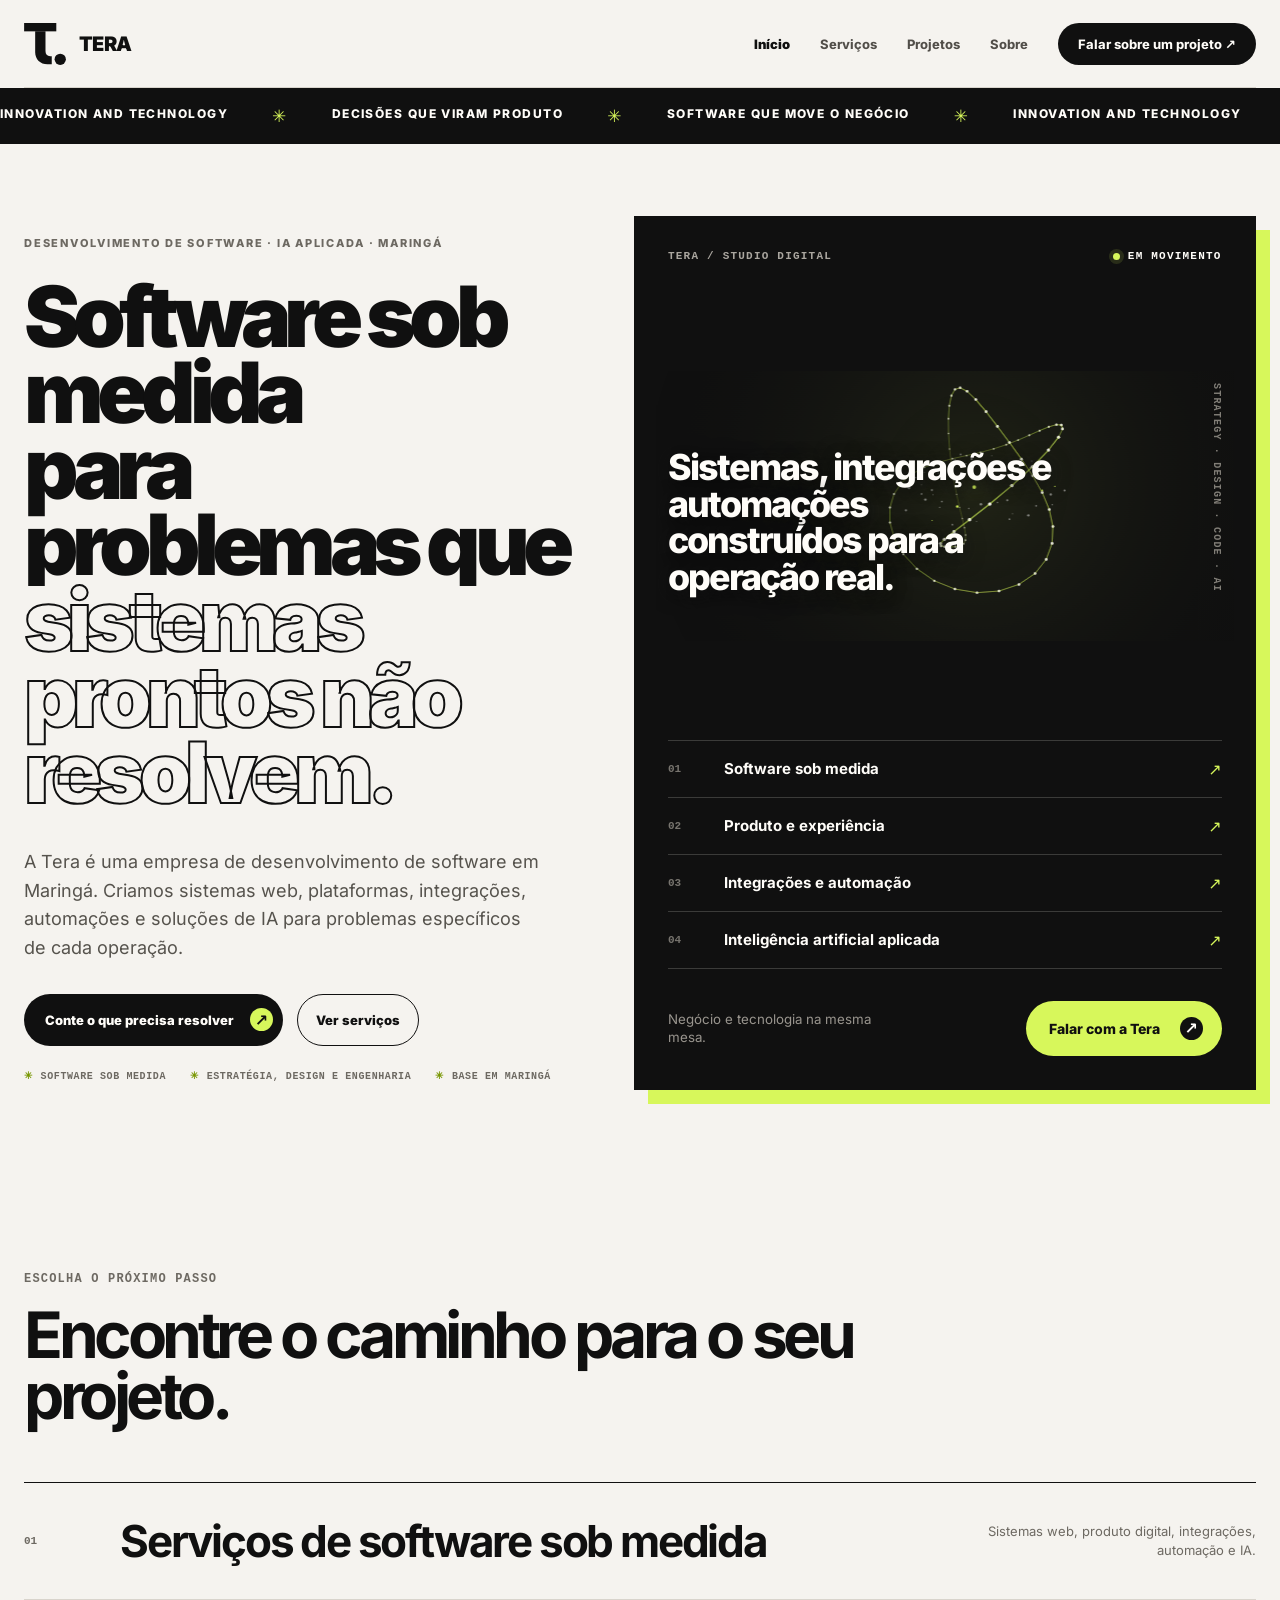
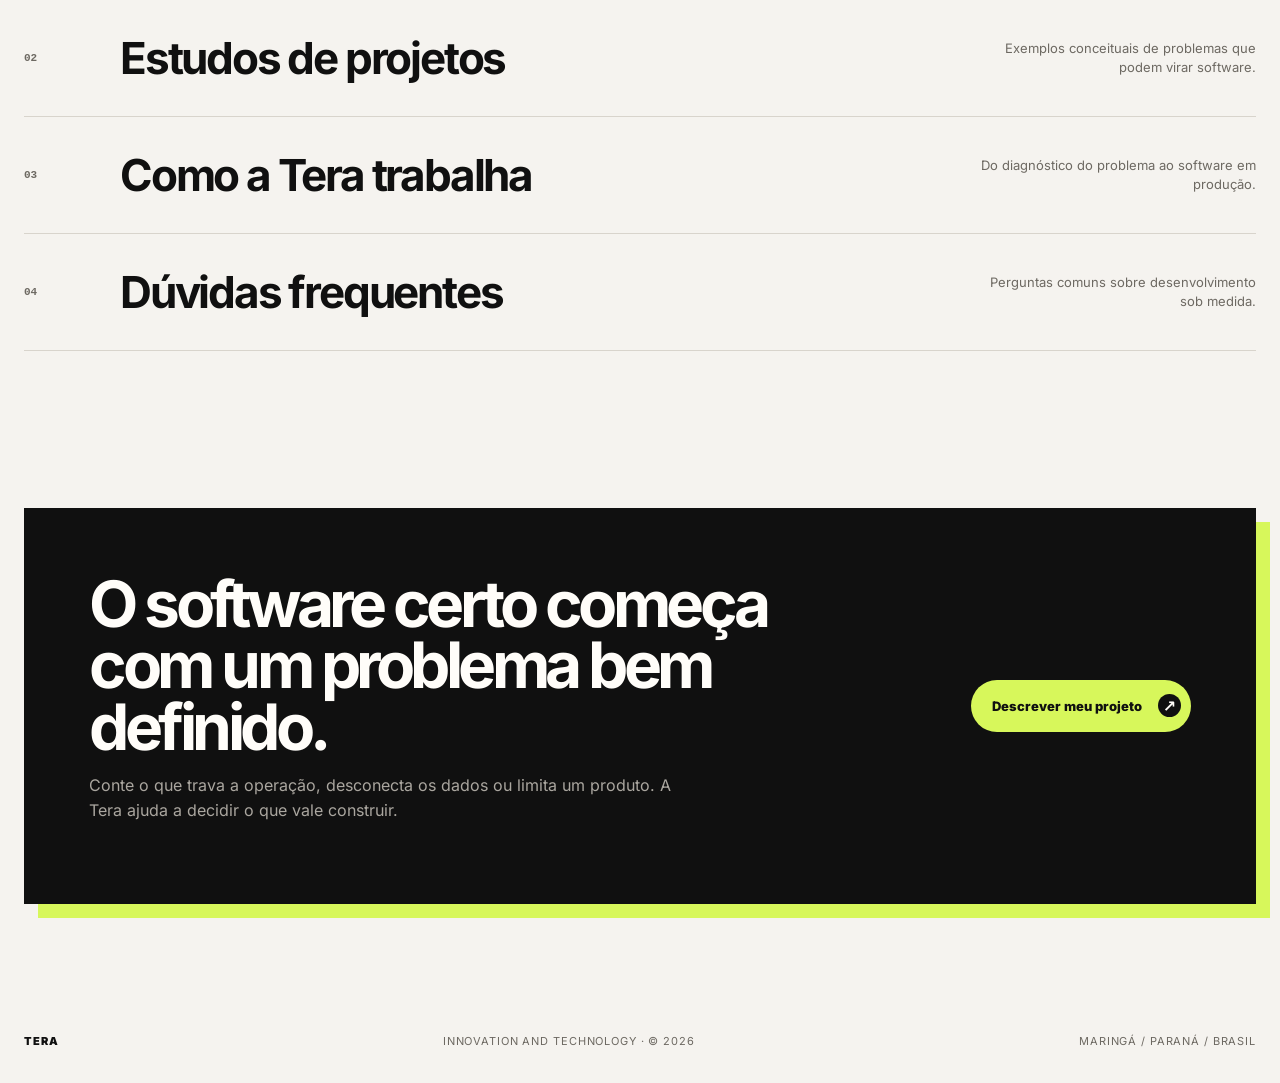
<file: index.html>
<!DOCTYPE html>

<html lang="pt-BR"><head><meta charset="utf-8"/><meta content="width=device-width,initial-scale=1" name="viewport"/><meta content="Desenvolvimento de software sob medida, sistemas web, integrações, automação e IA aplicada para empresas. Tera, em Maringá-PR." name="description"/><meta content="#f5f3ef" name="theme-color"/><meta content="Tera | Software sob medida e IA em Maringá" property="og:title"/><meta content="website" property="og:type"/><meta content="https://teralabs.cloud/" property="og:url"/><link href="https://teralabs.cloud/" rel="canonical"/><link rel="preload" href="assets/fonts/inter-latin.woff2" as="font" type="font/woff2" crossorigin><link rel="icon" href="assets/images/tera_simbolo_oficial_preta.svg" type="image/svg+xml"><link rel="apple-touch-icon" href="assets/images/tera_simbolo_oficial_preta.png"><meta property="og:image" content="https://teralabs.cloud/assets/images/tera_logo_oficial_preview.jpg"/><meta property="og:site_name" content="Tera Innovation and Technology"/><meta property="og:image:width" content="1600"/><meta property="og:image:height" content="1000"/><meta property="og:image:alt" content="Marca da Tera Innovation and Technology"/><meta name="twitter:image:alt" content="Marca da Tera Innovation and Technology"/><meta name="twitter:image" content="https://teralabs.cloud/assets/images/tera_logo_oficial_preview.jpg"/><title>Tera | Software sob medida e IA em Maringá</title><link rel="stylesheet" href="assets/css/tera-site.css"><meta content="index, follow, max-image-preview:large" name="robots"/><meta content="Desenvolvimento de software sob medida, sistemas web, integrações, automação e IA aplicada para empresas. Tera, em Maringá-PR." property="og:description"/><meta content="pt_BR" property="og:locale"/><meta content="summary_large_image" name="twitter:card"/><meta content="Tera | Software sob medida e IA em Maringá" name="twitter:title"/><meta content="Desenvolvimento de software sob medida, sistemas web, integrações, automação e IA aplicada para empresas. Tera, em Maringá-PR." name="twitter:description"/><script type="application/ld+json">{"@context":"https://schema.org","@graph":[{"@type":"Organization","@id":"https://teralabs.cloud/#organization","name":"Tera Innovation and Technology","alternateName":"Tera","url":"https://teralabs.cloud/","address":{"@type":"PostalAddress","addressLocality":"Maringá","addressRegion":"PR","addressCountry":"BR"},"knowsAbout":["Desenvolvimento de software sob medida","Sistemas web","Produtos digitais","Integração de sistemas","Automação de processos","Inteligência artificial aplicada"]},{"@type":"ProfessionalService","@id":"https://teralabs.cloud/#business","name":"Tera Innovation and Technology","url":"https://teralabs.cloud/","description":"Desenvolvimento de software sob medida, sistemas web, integrações, automação e IA aplicada para empresas. Tera, em Maringá-PR.","address":{"@type":"PostalAddress","addressLocality":"Maringá","addressRegion":"PR","addressCountry":"BR"},"serviceType":["Desenvolvimento de software sob medida","Sistemas web e plataformas digitais","Integração de sistemas e APIs","Automação de processos","Soluções de inteligência artificial"]},{"@type":"WebSite","@id":"https://teralabs.cloud/#website","url":"https://teralabs.cloud/","name":"Tera Innovation and Technology","inLanguage":"pt-BR","publisher":{"@id":"https://teralabs.cloud/#organization"}},{"@type":"FAQPage","@id":"https://teralabs.cloud/#faq","mainEntity":[{"@type":"Question","name":"O que é software sob medida?","acceptedAnswer":{"@type":"Answer","text":"É um sistema desenvolvido para regras, fluxos, integrações e usuários específicos de uma empresa. Diferente de uma ferramenta pronta, o produto é desenhado a partir do processo que precisa funcionar."}},{"@type":"Question","name":"Quando vale a pena desenvolver um sistema próprio?","acceptedAnswer":{"@type":"Answer","text":"Quando o problema é recorrente, gera retrabalho, depende de planilhas ou contornos e não é bem atendido por ferramentas existentes. Antes de desenvolver, avaliamos se construir é realmente a melhor decisão."}},{"@type":"Question","name":"Quanto custa desenvolver um software sob medida?","acceptedAnswer":{"@type":"Answer","text":"O custo depende do escopo, das integrações, das regras de negócio, do nível de segurança e da complexidade técnica. A Tera primeiro entende o contexto e define uma proposta compatível com o que precisa ser validado."}},{"@type":"Question","name":"Quanto tempo leva para desenvolver?","acceptedAnswer":{"@type":"Answer","text":"O prazo varia conforme o problema e o escopo. Organizamos o projeto em etapas verificáveis para colocar uma primeira versão funcional em uso antes de concentrar todo o investimento na solução completa."}},{"@type":"Question","name":"A Tera desenvolve soluções com inteligência artificial?","acceptedAnswer":{"@type":"Answer","text":"Sim, quando a IA é adequada ao processo. Trabalhamos com agentes, copilotos, busca com contexto e automações, considerando qualidade das fontes, critérios de resposta, supervisão e integração com a operação."}},{"@type":"Question","name":"Como começa um projeto com a Tera?","acceptedAnswer":{"@type":"Answer","text":"Começa pela descrição do problema: processo atual, pessoas envolvidas, sistemas existentes e resultado esperado. A partir disso, avaliamos o caminho, as incertezas e o primeiro escopo que vale construir."}}]}]}</script><link rel="stylesheet" href="assets/css/menu.css">
<script src="assets/js/menu.js" defer></script>
</head><body><div aria-hidden="true" class="preloader" id="preloader"><div class="preloader-inner"><svg aria-hidden="true" class="preloader-mark" viewbox="0 0 340 342"><rect fill="currentColor" height="68" width="262" x="0" y="0"></rect><path d="M90 68h84v160c0 28 13 42 38 42h13v66h-35c-58 0-100-41-100-98z" fill="currentColor"></path><circle cx="294" cy="296" fill="currentColor" r="46"></circle></svg><div class="preloader-label">TERA / INICIANDO MOVIMENTO</div></div></div><div aria-hidden="true" class="cursor-aura" id="cursor-aura"></div><div aria-hidden="true" id="scroll-progress"></div><a class="conversion-dock" href="briefing.html" id="conversion-dock"><span>Tem um desafio?</span><span>Monte seu briefing</span><span class="arrow">↗</span></a><a class="skip" href="#conteudo">Pular para o conteúdo</a><div class="wrap"><header><a aria-label="Tera início" class="brand" href="#inicio"><svg aria-label="Símbolo oficial da Tera" class="brand-mark" role="img" viewbox="0 0 340 342"><rect fill="currentColor" height="68" width="262" x="0" y="0"></rect><path d="M90 68h84v160c0 28 13 42 38 42h13v66h-35c-58 0-100-41-100-98z" fill="currentColor"></path><circle cx="294" cy="296" fill="currentColor" r="46"></circle></svg><span class="brand-word">TERA</span></a><nav aria-label="Navegação principal" class="spa-nav"><a data-route="inicio" href="#inicio">Início</a><a data-route="servicos" href="#servicos">Serviços</a><a data-route="projetos" href="#projetos">Projetos</a><a data-route="sobre" href="#sobre">Sobre</a><a class="nav-cta" href="briefing.html">Falar sobre um projeto ↗</a></nav></header></div><main id="conteudo"><div class="site-screen active" data-screen="inicio" id="screen-inicio"><div aria-label="Tera em movimento" class="ticker" id="top"><div class="ticker-track"><span>Innovation and Technology</span><b>✳</b><span>Decisões que viram produto</span><b>✳</b><span>Software que move o negócio</span><b>✳</b><span>Innovation and Technology</span><b>✳</b><span>Decisões que viram produto</span><b>✳</b><span>Software que move o negócio</span><b>✳</b></div></div><div class="wrap"><section aria-labelledby="hero-title" class="hero">
<div class="hero-main"><div><div class="eyebrow">DESENVOLVIMENTO DE SOFTWARE · IA APLICADA · MARINGÁ</div><h1 id="hero-title"><span class="line-clip"><span>Software sob medida</span></span><span class="line-clip" style="--line-delay:.1s"><span>para problemas que</span></span><em class="line-clip" style="--line-delay:.2s"><span>sistemas prontos não resolvem.</span></em></h1></div><div><p class="lead">A Tera é uma empresa de desenvolvimento de software em Maringá. Criamos sistemas web, plataformas, integrações, automações e soluções de IA para problemas específicos de cada operação.</p><div class="hero-ctas"><a class="primary-cta magnetic" href="briefing.html">Conte o que precisa resolver <span class="arrow">↗</span></a><a class="secondary-cta" href="#servicos">Ver serviços</a></div><div aria-label="Diferenciais" class="trust-line"><span>SOFTWARE SOB MEDIDA</span><span>ESTRATÉGIA, DESIGN E ENGENHARIA</span><span>BASE EM MARINGÁ</span></div></div></div>
<div class="hero-panel"><div class="panel-top"><span>TERA / STUDIO DIGITAL</span><span class="status">EM MOVIMENTO</span></div><div aria-hidden="true" class="orbital-stage"><canvas id="tera-orbit"></canvas><div class="orbit-axis">STRATEGY · DESIGN · CODE · AI</div><p class="orbit-caption">Sistemas, integrações e automações construídos para a operação real.</p></div><div><div class="panel-list"><div class="panel-item"><span>01</span><b>Software sob medida</b><i>↗</i></div><div class="panel-item"><span>02</span><b>Produto e experiência</b><i>↗</i></div><div class="panel-item"><span>03</span><b>Integrações e automação</b><i>↗</i></div><div class="panel-item"><span>04</span><b>Inteligência artificial aplicada</b><i>↗</i></div></div><div class="hero-action"><small>Negócio e tecnologia na mesma mesa.</small><a class="button magnetic" href="briefing.html">Falar com a Tera <span class="arrow">↗</span></a></div></div></div>
</section></div><div class="wrap"><section aria-labelledby="explorar-title" class="screen-directory"><div class="section-number">ESCOLHA O PRÓXIMO PASSO</div><h2 id="explorar-title">Encontre o caminho para o seu projeto.</h2><div class="screen-list"><a class="screen-link" href="#servicos"><span>01</span><b>Serviços de software sob medida</b><small>Sistemas web, produto digital, integrações, automação e IA.</small></a><a class="screen-link" href="#projetos"><span>02</span><b>Estudos de projetos</b><small>Exemplos conceituais de problemas que podem virar software.</small></a><a class="screen-link" href="#sobre"><span>03</span><b>Como a Tera trabalha</b><small>Do diagnóstico do problema ao software em produção.</small></a><a class="screen-link" href="#contato"><span>04</span><b>Dúvidas frequentes</b><small>Perguntas comuns sobre desenvolvimento sob medida.</small></a></div></section></div><div class="wrap"><section class="home-final"><div class="home-final-box"><div><h2>O software certo começa com um problema bem definido.</h2><p>Conte o que trava a operação, desconecta os dados ou limita um produto. A Tera ajuda a decidir o que vale construir.</p></div><a class="primary-cta magnetic" href="briefing.html">Descrever meu projeto <span class="arrow">↗</span></a></div></section></div></div>
<div class="site-screen" data-screen="servicos" id="screen-servicos"><div class="wrap"><section aria-labelledby="atuacao-title" id="atuacao">
<div class="section-head"><div><div class="section-number">SERVIÇOS DE DESENVOLVIMENTO</div><h2 id="atuacao-title">Tecnologia construída para o modo como sua empresa realmente opera.</h2></div><p class="intro">Quando uma ferramenta pronta exige contornos, planilhas ou retrabalho, desenhamos uma solução para as regras, pessoas e sistemas que já fazem parte do negócio.</p></div>
<div class="service-grid">
<article class="service"><div class="num">01</div><div><h3>Desenvolvimento de software sob medida</h3><p>Sistemas web, plataformas e aplicações criados para fluxos, regras e integrações que um produto de prateleira não atende.</p><ul><li>Sistemas web</li><li>Plataformas</li><li>Arquitetura</li></ul></div></article>
<article class="service"><div class="num">02</div><div><h3>Estratégia de produto e UX/UI</h3><p>Pesquisa, definição de escopo, protótipos e interfaces para validar a solução antes de ampliar o investimento em desenvolvimento.</p><ul><li>Discovery</li><li>UX</li><li>UI</li></ul></div></article>
<article class="service"><div class="num">03</div><div><h3>Integração de sistemas e automação</h3><p>APIs, fluxos automatizados e centralização de dados para reduzir tarefas repetitivas e conectar a operação.</p><ul><li>APIs</li><li>Automação</li><li>Dados</li></ul></div></article>
<article class="service"><div class="num">04</div><div><h3>Inteligência artificial aplicada</h3><p>Agentes, copilotos e busca com contexto integrados a processos onde a IA tem objetivo, dados e supervisão.</p><ul><li>Agentes de IA</li><li>RAG</li><li>Automação</li></ul></div></article>
</div>
</section></div><div class="wrap"><section aria-labelledby="outcomes-title" class="outcomes">
<div class="section-head"><div><div class="section-number">QUANDO FAZ SENTIDO</div><h2 id="outcomes-title">Quando um projeto de software sob medida faz sentido.</h2></div><p class="intro">O investimento passa a fazer sentido quando o problema é recorrente, afeta a operação e não é bem atendido por sistemas prontos.</p></div>
<div class="outcome-list">
<article class="outcome"><span>01</span><h3>Criar um sistema para uma regra específica</h3><p>Transformar processos próprios do negócio em um sistema que organize decisões, responsabilidades e dados.</p></article>
<article class="outcome"><span>02</span><h3>Substituir planilhas e tarefas manuais</h3><p>Digitalizar etapas repetitivas, reduzir duplicidade de trabalho e tornar o andamento do processo visível.</p></article>
<article class="outcome"><span>03</span><h3>Integrar dados e sistemas desconectados</h3><p>Conectar ferramentas existentes por APIs e centralizar informações necessárias para a operação.</p></article>
<article class="outcome"><span>04</span><h3>Aplicar IA a um processo definido</h3><p>Usar IA em tarefas com objetivo, contexto e critérios claros, integrada ao fluxo em que a equipe já trabalha.</p></article>
</div>
<div class="conversion-break"><div><b>Seu processo não cabe em uma ferramenta pronta?</b><p>Descreva o problema. A primeira decisão é entender se realmente vale construir software.</p></div><a class="primary-cta magnetic" href="briefing.html">Analisar meu desafio <span class="arrow">↗</span></a></div>
</section></div><div class="wrap"><section aria-labelledby="capacidades-title" class="capabilities" id="capacidades">
<div><div class="section-number">COMPETÊNCIAS TÉCNICAS</div><h2 id="capacidades-title">Produto, design e engenharia na mesma entrega.</h2></div>
<div class="cap-list">
<div class="cap"><b>Pesquisa e discovery</b><span>Problemas, usuários, mercado e oportunidades</span></div>
<div class="cap"><b>Estratégia de produto</b><span>Proposta de valor, priorização e roadmap</span></div>
<div class="cap"><b>UX e design de interface</b><span>Jornadas, protótipos e sistemas visuais</span></div>
<div class="cap"><b>Desenvolvimento web</b><span>Aplicações, plataformas e experiências responsivas</span></div>
<div class="cap"><b>Arquitetura e integrações</b><span>APIs, dados, cloud e sistemas de terceiros</span></div>
<div class="cap"><b>Inteligência artificial</b><span>Agentes, copilotos, RAG e automações</span></div>
<div class="cap"><b>Evolução de produto</b><span>Métricas, experimentos e melhoria contínua</span></div>
</div>
</section></div><div class="wrap page-close"><div class="conversion-break"><div><b>Seu desafio pede uma solução sob medida?</b><p>Conte o contexto e vamos entender o que realmente vale construir.</p></div><a class="primary-cta" href="briefing.html">Falar com a Tera <span class="arrow">↗</span></a></div></div></div>
<div class="site-screen" data-screen="projetos" id="screen-projetos"><section aria-labelledby="projetos-title" class="projects-showcase" id="projetos"><div class="wrap"><div class="projects-layout">
<div class="projects-intro"><div class="section-number">PROJETOS TERA</div><h2 id="projetos-title">Produtos reais e caminhos possíveis para avançar.</h2><p>Conheça produtos em produção da Tera e estudos que mostram como traduzimos um problema operacional em fluxo, interface e arquitetura de software.</p><span class="concept-note">PRODUTOS TERA + ESTUDOS CONCEITUAIS</span></div>
<div class="project-stack"><article class="project-card"><div class="project-head"><span class="project-kicker">Plataforma Tera</span><span class="project-index">01 / 03</span></div><div aria-hidden="true" class="project-lab"><div class="ops-window"><div class="ops-top"><span>VÉRTICE / TRABALHO</span><span>LIVE SYSTEM</span></div><div class="ops-grid"><div class="ops-nav"><i></i><i></i><i></i><i></i><i></i></div><div class="ops-board"><div class="ops-col"><div class="ops-item"></div><div class="ops-item"></div></div><div class="ops-col"><div class="ops-item"></div><div class="ops-item"></div><div class="ops-item"></div></div><div class="ops-col"><div class="ops-item"></div></div></div></div></div></div><div class="project-copy"><h3>Vértice — gestão de trabalho de ponta a ponta.</h3><p>Uma plataforma para organizar demandas, responsáveis, apontamentos e a visão do trabalho, dando clareza para a equipe avançar.</p><div class="project-tags"><span>Gestão de trabalho</span><span>Kanban</span><span>Produtividade</span></div><a class="project-link magnetic" href="https://vertice.teralabs.cloud" target="_blank" rel="noopener">Conhecer o Vértice <span class="arrow">↗</span></a></div></article><article class="project-card"><div class="project-head"><span class="project-kicker">Inteligência contextual</span><span class="project-index">02 / 03</span></div><div aria-hidden="true" class="project-lab ai-lab"><div class="ai-core"><i class="ai-signal s1"></i><i class="ai-signal s2"></i><i class="ai-signal s3"></i></div></div><div class="project-copy"><h3>Dar contexto à IA antes de pedir uma resposta.</h3><p>Um copiloto conectado às fontes autorizadas da empresa, com busca contextual, critérios de resposta e supervisão humana.</p><div class="project-tags"><span>Agentes de IA</span><span>RAG</span><span>Workflows</span></div></div></article><article class="project-card"><div class="project-head"><span class="project-kicker">Jornada que converte</span><span class="project-index">03 / 03</span></div><div aria-hidden="true" class="project-lab journey-lab"><div class="journey-path"><div class="journey-line"></div><i class="journey-node n1" data-label="DESCOBRIR"></i><i class="journey-node n2" data-label="ENTENDER"></i><i class="journey-node n3" data-label="DECIDIR"></i><i class="journey-node n4" data-label="AGIR"></i></div></div><div class="project-copy"><h3>Transformar uma jornada comercial em produto digital.</h3><p>Uma experiência que organiza informação, qualifica a demanda e conduz cada pessoa até a próxima ação relevante.</p><div class="project-tags"><span>Estratégia</span><span>UX/UI</span><span>Conversão</span></div></div></article><div class="project-cta"><p>Projetos reais e estudos conceituais que mostram como a Tera transforma contexto em produto digital.</p><a class="primary-cta magnetic" href="briefing.html">Construir algo real <span class="arrow">↗</span></a></div></div>
</div></div></section></div>
<div class="site-screen" data-screen="sobre" id="screen-sobre"><section aria-labelledby="processo-title" class="process" id="processo"><div class="wrap">
<div class="section-head"><div><div class="section-number">COMO DESENVOLVEMOS</div><h2 id="processo-title">Do problema definido ao software em produção.</h2></div><p class="intro">Cada etapa reduz uma incerteza: o problema, o escopo, a solução e o que precisa evoluir depois do uso.</p></div>
<div class="process-grid">
<article class="step"><span class="step-num">01 / ENTENDER</span><h3>Entender o processo atual</h3><p>Mapeamos pessoas, regras, dados, sistemas existentes e o custo do problema antes de propor tecnologia.</p></article>
<article class="step"><span class="step-num">02 / DECIDIR</span><h3>Definir o que vale construir</h3><p>Priorizamos o que precisa mudar primeiro e transformamos a decisão em escopo, fluxo e critérios de aceite.</p></article>
<article class="step"><span class="step-num">03 / CONSTRUIR</span><h3>Validar com software funcionando</h3><p>Design e engenharia entregam versões utilizáveis para testar o caminho com quem participa da operação.</p></article>
<article class="step"><span class="step-num">04 / EVOLUIR</span><h3>Evoluir com uso real</h3><p>A próxima decisão considera comportamento, restrições técnicas e aprendizado obtido no uso do produto.</p></article>
</div>
</div></section><section aria-labelledby="jeito-title" class="manifesto" id="jeito"><div class="wrap"><div class="eyebrow">CRITÉRIOS DE PROJETO</div><h2 id="jeito-title">Não começamos pela tecnologia. <strong>Começamos pelo problema que precisa deixar de existir.</strong></h2><div class="principles"><div class="principle"><b>Problema antes da ferramenta.</b><p>A escolha técnica vem depois de entender processo, pessoas, dados e restrições.</p></div><div class="principle"><b>Escopo que pode ser validado.</b><p>Dividimos a solução em decisões e entregas que podem ser verificadas antes de ampliar o projeto.</p></div><div class="principle"><b>Software preparado para operar.</b><p>Integração, segurança, manutenção e evolução fazem parte da decisão de produto.</p></div></div></div></section><section aria-labelledby="origin-title" class="origin" id="origem"><div aria-hidden="true" class="origin-ticker"><span>MARINGÁ · PARANÁ · BRASIL · TECNOLOGIA EM MOVIMENTO ·</span><span>MARINGÁ · PARANÁ · BRASIL · TECNOLOGIA EM MOVIMENTO ·</span></div><div class="wrap"><div class="origin-grid"><div class="origin-copy"><div><div class="section-number">TERA · MARINGÁ, PARANÁ</div><h2 id="origin-title">Desenvolvimento de software em Maringá, com o problema perto e a entrega sob responsabilidade.</h2></div><p>A Tera reúne estratégia de produto, design e engenharia para construir soluções digitais sem separar quem entende o negócio de quem implementa a tecnologia.</p></div><div aria-hidden="true" class="origin-visual"><div class="origin-mark"><div class="origin-ring"></div><div class="origin-ring r2"></div><svg class="origin-symbol" viewbox="0 0 340 342"><rect fill="currentColor" height="68" width="262" x="0" y="0"></rect><path d="M90 68h84v160c0 28 13 42 38 42h13v66h-35c-58 0-100-41-100-98z" fill="currentColor"></path><circle cx="294" cy="296" fill="currentColor" r="46"></circle></svg></div><div class="origin-meta">TERA / MARINGÁ · PR · BRASIL</div></div></div></div></section></div>
<div class="site-screen" data-screen="contato" id="screen-contato"><div class="wrap contact-page"><section aria-labelledby="contato-title" class="contact" id="contato"><div><div class="section-number">DÚVIDAS FREQUENTES</div><h2 id="contato-title">Tem uma ideia que deveria existir?</h2><p class="contact-intro">Monte seu briefing e conte o problema que o software precisa resolver — a primeira decisão é entender se realmente vale construir.</p></div><div class="conversion-break"><div><b>Prefere responder algumas perguntas guiadas?</b><p>O Briefing organiza o contexto para começarmos pela pergunta certa.</p></div><a class="primary-cta magnetic" href="briefing.html">Monte seu briefing <span class="arrow">↗</span></a></div></section></div><div class="faq-page-wrap"><div class="wrap"><section aria-labelledby="faq-title"><div class="faq-grid"><div><div class="section-number">PERGUNTAS FREQUENTES</div><h2 id="faq-title">Dúvidas sobre software sob medida.</h2></div><div class="faq-list"><details><summary>O que é software sob medida?</summary><p>É um sistema desenvolvido para regras, fluxos, integrações e usuários específicos de uma empresa. Diferente de uma ferramenta pronta, o produto é desenhado a partir do processo que precisa funcionar.</p></details><details><summary>Quando vale a pena desenvolver um sistema próprio?</summary><p>Quando o problema é recorrente, gera retrabalho, depende de planilhas ou contornos e não é bem atendido por ferramentas existentes. Antes de desenvolver, avaliamos se construir é realmente a melhor decisão.</p></details><details><summary>Quanto custa desenvolver um software sob medida?</summary><p>O custo depende do escopo, das integrações, das regras de negócio, do nível de segurança e da complexidade técnica. A Tera primeiro entende o contexto e define uma proposta compatível com o que precisa ser validado.</p></details><details><summary>Quanto tempo leva para desenvolver?</summary><p>O prazo varia conforme o problema e o escopo. Organizamos o projeto em etapas verificáveis para colocar uma primeira versão funcional em uso antes de concentrar todo o investimento na solução completa.</p></details><details><summary>A Tera desenvolve soluções com inteligência artificial?</summary><p>Sim, quando a IA é adequada ao processo. Trabalhamos com agentes, copilotos, busca com contexto e automações, considerando qualidade das fontes, critérios de resposta, supervisão e integração com a operação.</p></details><details><summary>Como começa um projeto com a Tera?</summary><p>Começa pela descrição do problema: processo atual, pessoas envolvidas, sistemas existentes e resultado esperado. A partir disso, avaliamos o caminho, as incertezas e o primeiro escopo que vale construir.</p></details></div></div></section></div></div></div></main><footer class="site-footer"><span class="footer-brand">TERA</span><span>Innovation and Technology · © 2026</span><span>Maringá / Paraná / Brasil</span></footer><script>
  (()=>{
    const reduced=matchMedia('(prefers-reduced-motion: reduce)').matches;
    document.documentElement.classList.add('motion-ready');

    const preloader=document.getElementById('preloader');
    const finishIntro=()=>preloader?.classList.add('done');
    if(reduced)finishIntro();else{addEventListener('load',()=>setTimeout(finishIntro,520),{once:true});setTimeout(finishIntro,1600)}

    const aura=document.getElementById('cursor-aura');
    if(aura&&!reduced&&matchMedia('(pointer:fine)').matches){addEventListener('pointermove',e=>{aura.classList.add('active');aura.style.left=`${e.clientX}px`;aura.style.top=`${e.clientY}px`},{passive:true});document.documentElement.addEventListener('mouseleave',()=>aura.classList.remove('active'))}

    const progress=document.getElementById('scroll-progress'),dock=document.getElementById('conversion-dock'),contactSection=document.getElementById('contato');let contactVisible=false;
    if(contactSection&&dock)new IntersectionObserver(([entry])=>{contactVisible=entry.isIntersecting;dock.classList.toggle('visible',scrollY>innerHeight*.55&&!contactVisible)},{threshold:.08}).observe(contactSection);
    let scrollTick=false;
    const updateProgress=()=>{const max=document.documentElement.scrollHeight-innerHeight;progress.style.transform=`scaleX(${max>0?scrollY/max:0})`;dock?.classList.toggle('visible',scrollY>innerHeight*.55&&!contactVisible);scrollTick=false};
    addEventListener('scroll',()=>{if(!scrollTick){requestAnimationFrame(updateProgress);scrollTick=true}},{passive:true}); updateProgress();

    const revealGroups=['.section-head','.service','.projects-intro','.project-card','.project-cta','.outcome','.step','.cap','.principle','.conversion-break','.origin-copy','.origin-visual','.faq-grid','.contact-box'];
    const revealEls=[...document.querySelectorAll(revealGroups.join(','))];
    revealEls.forEach((el,i)=>{el.classList.add('reveal');el.dataset.delay=String(i%4)});
    if(reduced){revealEls.forEach(el=>el.classList.add('in-view'))}else{
      const io=new IntersectionObserver(entries=>entries.forEach(e=>{if(e.isIntersecting){e.target.classList.add('in-view');io.unobserve(e.target)}}),{threshold:.12,rootMargin:'0px 0px -8%'});
      revealEls.forEach(el=>io.observe(el));
    }

    const panel=document.querySelector('.hero-panel');
    if(panel&&!reduced&&matchMedia('(pointer:fine)').matches){
      panel.addEventListener('pointermove',e=>{const r=panel.getBoundingClientRect(),x=(e.clientX-r.left)/r.width-.5,y=(e.clientY-r.top)/r.height-.5;panel.style.transform=`perspective(1100px) rotateX(${-y*4}deg) rotateY(${x*5}deg) translateZ(0)`;panel.style.boxShadow=`${14-x*12}px ${14-y*12}px 0 var(--acid)`});
      panel.addEventListener('pointerleave',()=>{panel.style.transform='perspective(1100px) rotateX(0) rotateY(0)';panel.style.boxShadow='14px 14px 0 var(--acid)'});
      document.querySelectorAll('.service').forEach(card=>{card.addEventListener('pointermove',e=>{const r=card.getBoundingClientRect(),x=(e.clientX-r.left)/r.width-.5,y=(e.clientY-r.top)/r.height-.5;card.style.transform=`perspective(900px) rotateX(${-y*5}deg) rotateY(${x*6}deg) translateZ(6px)`;card.style.setProperty('--mx',`${(x+.5)*100}%`);card.style.setProperty('--my',`${(y+.5)*100}%`)});card.addEventListener('pointerleave',()=>card.style.transform='')});
      document.querySelectorAll('.project-card').forEach(card=>{const lab=card.querySelector('.project-lab');card.addEventListener('pointermove',e=>{const r=card.getBoundingClientRect(),x=(e.clientX-r.left)/r.width-.5,y=(e.clientY-r.top)/r.height-.5;card.style.transform=`perspective(1200px) rotateX(${-y*2.2}deg) rotateY(${x*2.6}deg)`;if(lab){lab.style.setProperty('--py',`${x*10-8}deg`);lab.style.setProperty('--px',`${-y*8+5}deg`);lab.style.setProperty('--tx',`${x*16}px`);lab.style.setProperty('--ty',`${y*12}px`)}});card.addEventListener('pointerleave',()=>{card.style.transform='';if(lab){['--py','--px','--tx','--ty'].forEach(p=>lab.style.removeProperty(p))}})});
      document.querySelectorAll('.magnetic').forEach(el=>{el.addEventListener('pointermove',e=>{const r=el.getBoundingClientRect();el.style.transform=`translate(${(e.clientX-r.left-r.width/2)*.11}px,${(e.clientY-r.top-r.height/2)*.16}px)`});el.addEventListener('pointerleave',()=>el.style.transform='')});
      const originVisual=document.querySelector('.origin-visual'),originMark=document.querySelector('.origin-mark');if(originVisual&&originMark){originVisual.addEventListener('pointermove',e=>{const r=originVisual.getBoundingClientRect(),x=(e.clientX-r.left)/r.width-.5,y=(e.clientY-r.top)/r.height-.5;originMark.style.transform=`rotateX(${-y*12}deg) rotateY(${x*16}deg) translateZ(16px)`});originVisual.addEventListener('pointerleave',()=>originMark.style.transform='')}
    }

    

    const canvas=document.getElementById('tera-orbit'),stage=canvas?.parentElement;
    if(!canvas||!stage)return;
    const ctx=canvas.getContext('2d',{alpha:true}); let w=0,h=0,dpr=1,time=0,raf=0,mouse={x:0,y:0},target={x:0,y:0};
    const points=Array.from({length:420},(_,i)=>{const t=i/420*Math.PI*12,r=1+.23*Math.cos(3*t);return{x:r*Math.cos(2*t),y:r*Math.sin(2*t),z:.62*Math.sin(3*t),band:i%3}});
    const stars=Array.from({length:46},(_,i)=>({a:(i*2.399963),r:.42+((i*37)%100)/100*.56,s:.5+(i%5)*.18}));
    const resize=()=>{const r=stage.getBoundingClientRect();dpr=Math.min(devicePixelRatio||1,1.75);w=Math.max(1,r.width);h=Math.max(1,r.height);canvas.width=w*dpr;canvas.height=h*dpr;ctx.setTransform(dpr,0,0,dpr,0,0)}; new ResizeObserver(resize).observe(stage);resize();
    stage.addEventListener('pointermove',e=>{const r=stage.getBoundingClientRect();target.x=(e.clientX-r.left)/r.width-.5;target.y=(e.clientY-r.top)/r.height-.5});stage.addEventListener('pointerleave',()=>target={x:0,y:0});
    const rotate=(p,ay,ax)=>{let x=p.x*Math.cos(ay)-p.z*Math.sin(ay),z=p.x*Math.sin(ay)+p.z*Math.cos(ay),y=p.y*Math.cos(ax)-z*Math.sin(ax);z=p.y*Math.sin(ax)+z*Math.cos(ax);return{x,y,z}};
    const frame=now=>{time=now*.00032;mouse.x+=(target.x-mouse.x)*.055;mouse.y+=(target.y-mouse.y)*.055;ctx.clearRect(0,0,w,h);
      const glow=ctx.createRadialGradient(w*.55,h*.43,0,w*.55,h*.43,Math.max(w,h)*.58);glow.addColorStop(0,'rgba(215,247,91,.09)');glow.addColorStop(1,'rgba(16,16,16,0)');ctx.fillStyle=glow;ctx.fillRect(0,0,w,h);
      ctx.save();ctx.translate(w*.55,h*.43);const scale=Math.min(w,h)*.35,ay=time+mouse.x*.9,ax=.48+Math.sin(time*.7)*.08-mouse.y*.65;let prev=null;
      points.forEach((p,i)=>{const q=rotate(p,ay,ax),pers=2.9/(3.4-q.z),x=q.x*scale*pers,y=q.y*scale*pers,depth=(q.z+1.7)/3.4; if(prev&&i%140!==0){ctx.beginPath();ctx.moveTo(prev.x,prev.y);ctx.lineTo(x,y);ctx.strokeStyle=`rgba(215,247,91,${.035+depth*.16})`;ctx.lineWidth=.55+depth*.7;ctx.stroke()} if(i%3===0){ctx.beginPath();ctx.arc(x,y,.45+depth*1.35,0,Math.PI*2);ctx.fillStyle=`rgba(255,253,249,${.22+depth*.7})`;ctx.fill()} prev={x,y};});
      stars.forEach((s,i)=>{const a=s.a-time*(.18+(i%3)*.06),rr=scale*s.r,x=Math.cos(a)*rr,y=Math.sin(a)*rr*.42;ctx.beginPath();ctx.arc(x,y,s.s,0,Math.PI*2);ctx.fillStyle=i%7===0?'#d7f75b':'rgba(255,255,255,.45)';ctx.fill()});
      ctx.beginPath();ctx.arc(0,0,3+Math.sin(time*5)*1.2,0,Math.PI*2);ctx.fillStyle='#d7f75b';ctx.shadowColor='#d7f75b';ctx.shadowBlur=18;ctx.fill();ctx.restore();ctx.shadowBlur=0;
      if(!reduced)raf=requestAnimationFrame(frame)};
    frame(0); document.addEventListener('visibilitychange',()=>{if(document.hidden)cancelAnimationFrame(raf);else if(!reduced)raf=requestAnimationFrame(frame)});
  })();
  </script><script>(()=>{const titles={inicio:'Tera | Software sob medida e IA em Maringá',servicos:'Software sob medida e IA | Serviços Tera',projetos:'Estudos de software sob medida | Tera',sobre:'Empresa de software em Maringá | Tera',contato:'Dúvidas frequentes | Tera'};function openScreen(initial=false){const wanted=(location.hash||'#inicio').slice(1).split('?')[0],route=titles[wanted]?wanted:'inicio';document.querySelectorAll('.site-screen').forEach(s=>{const on=s.dataset.screen===route;s.classList.toggle('active',on);s.classList.toggle('screen-transition',on&&!initial);if(on)setTimeout(()=>s.classList.remove('screen-transition'),650)});document.querySelectorAll('[data-route]').forEach(a=>a.classList.toggle('nav-active',a.dataset.route===route));document.title=titles[route];document.body.dataset.route=route;if(!initial)scrollTo({top:0,behavior:'instant'});requestAnimationFrame(()=>document.querySelectorAll('#screen-'+route+' .reveal').forEach(el=>el.classList.add('in-view')))}addEventListener('hashchange',()=>openScreen(false));openScreen(true)})();</script></body></html>
</file>
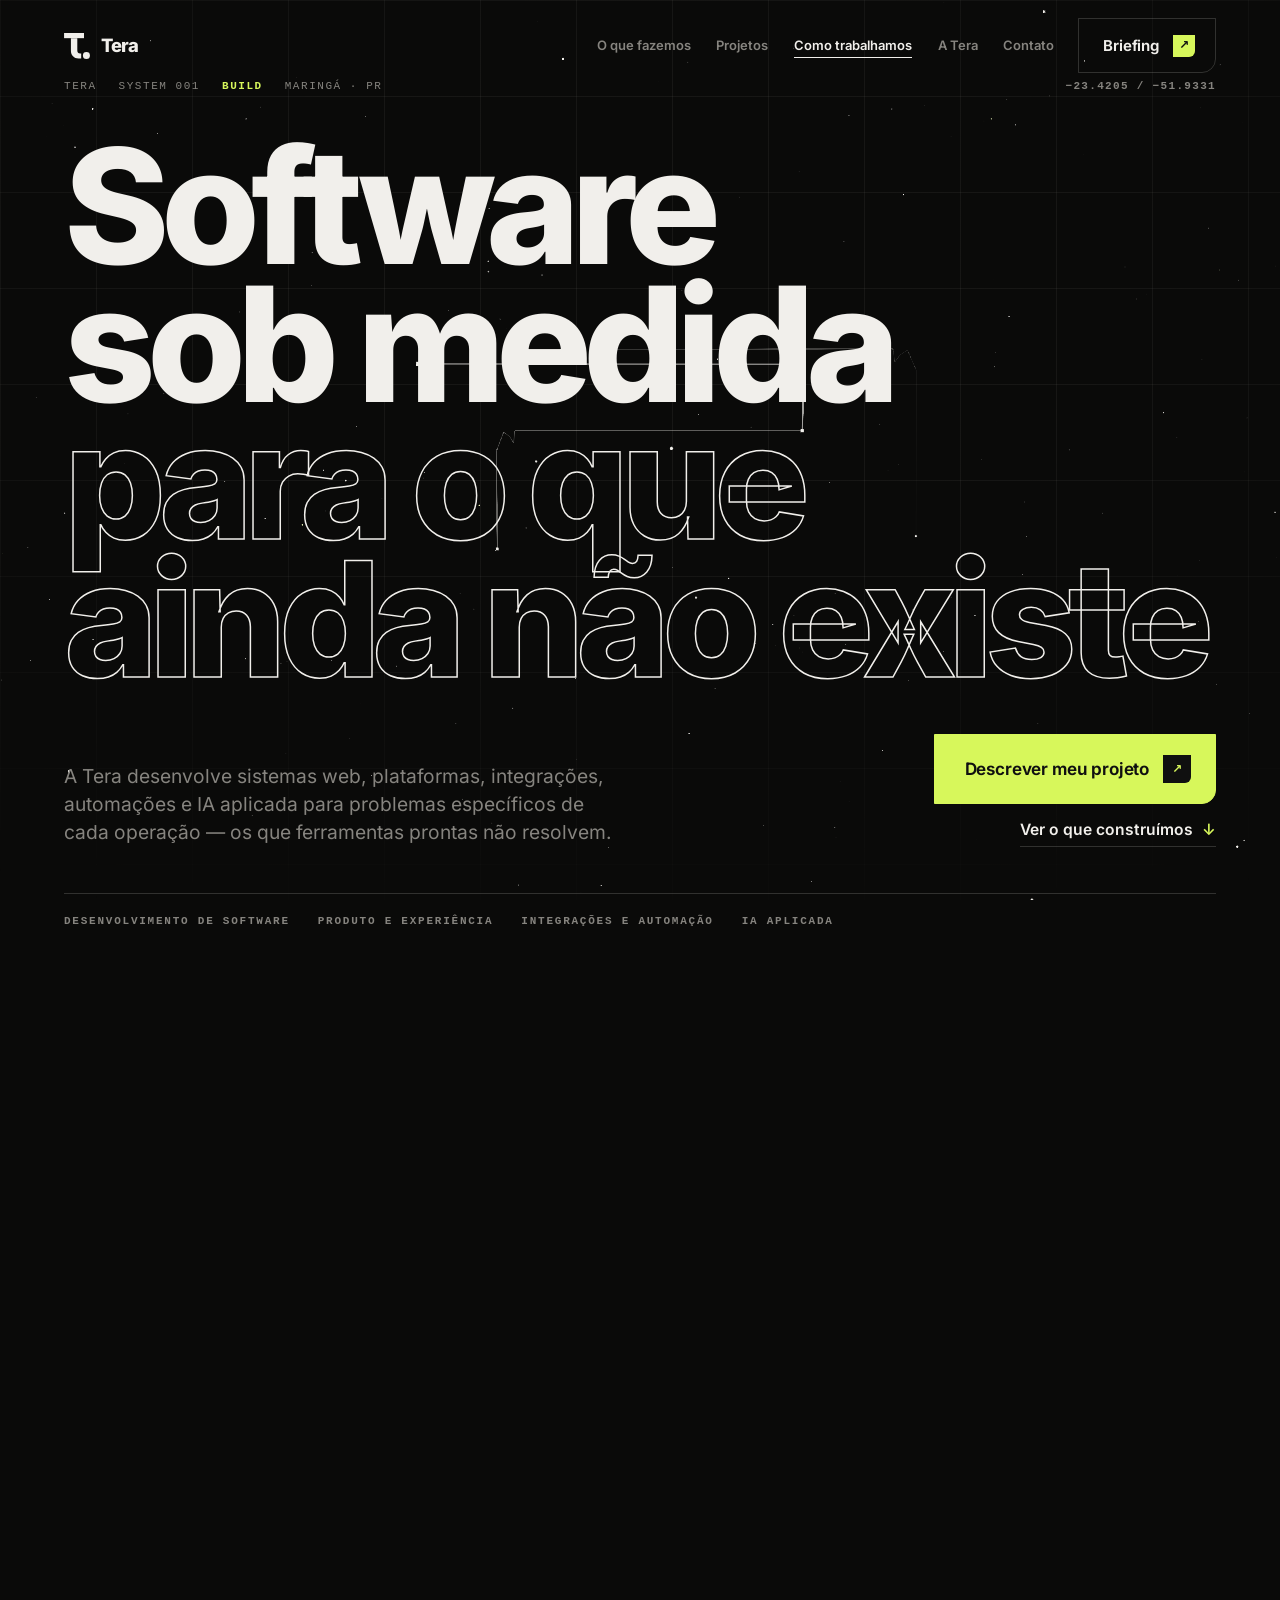
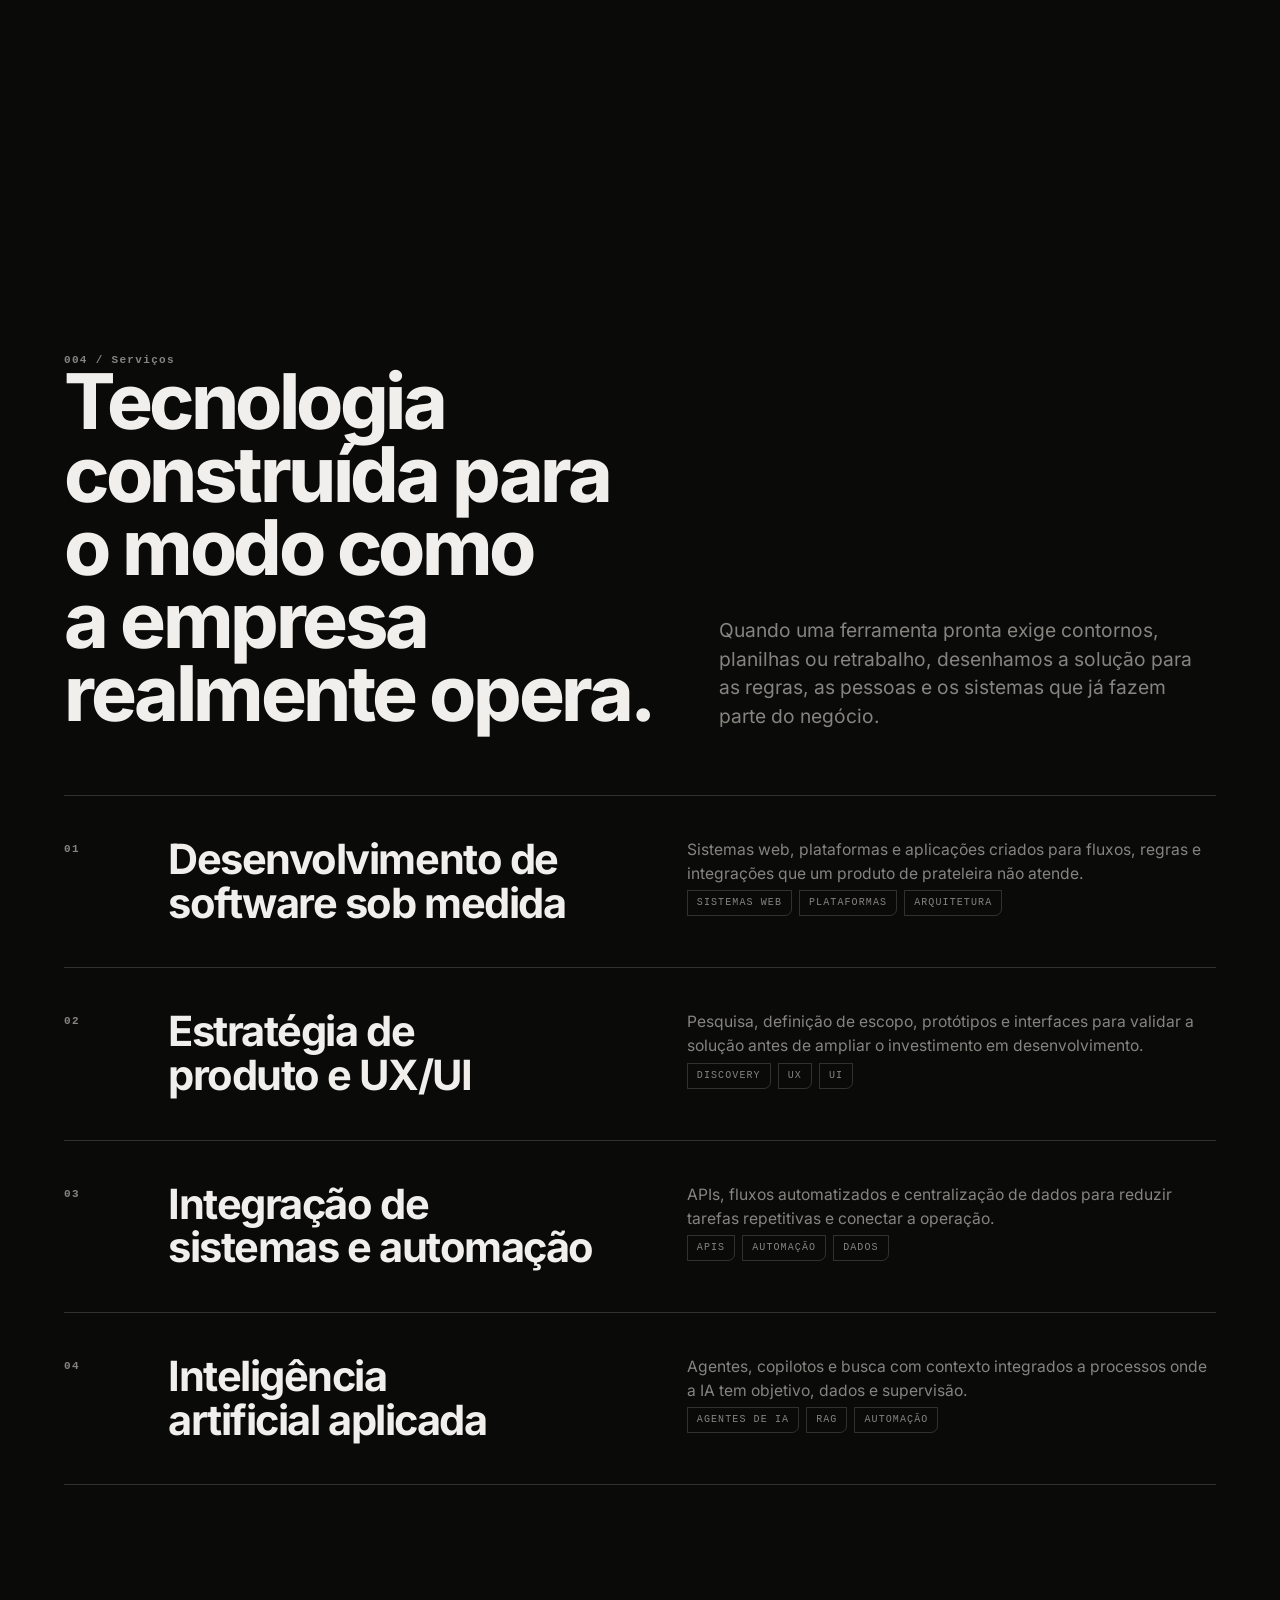
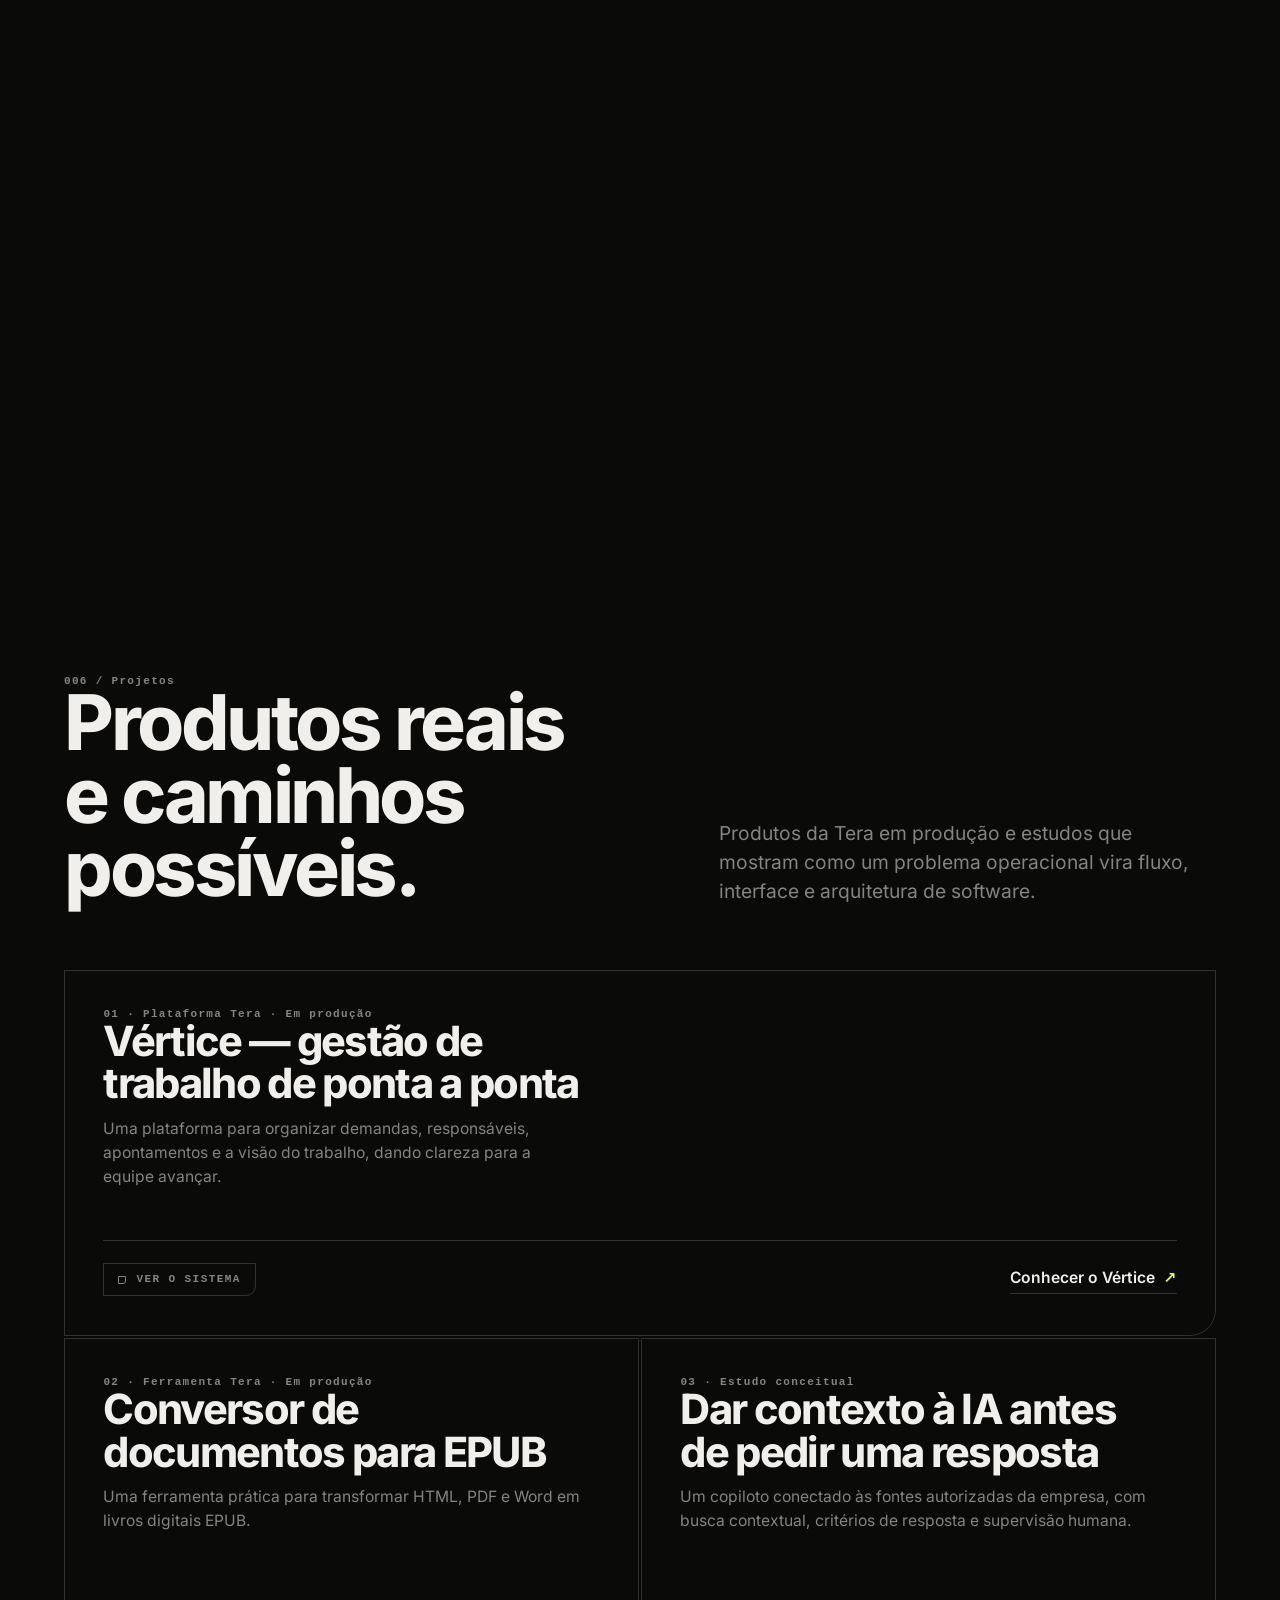
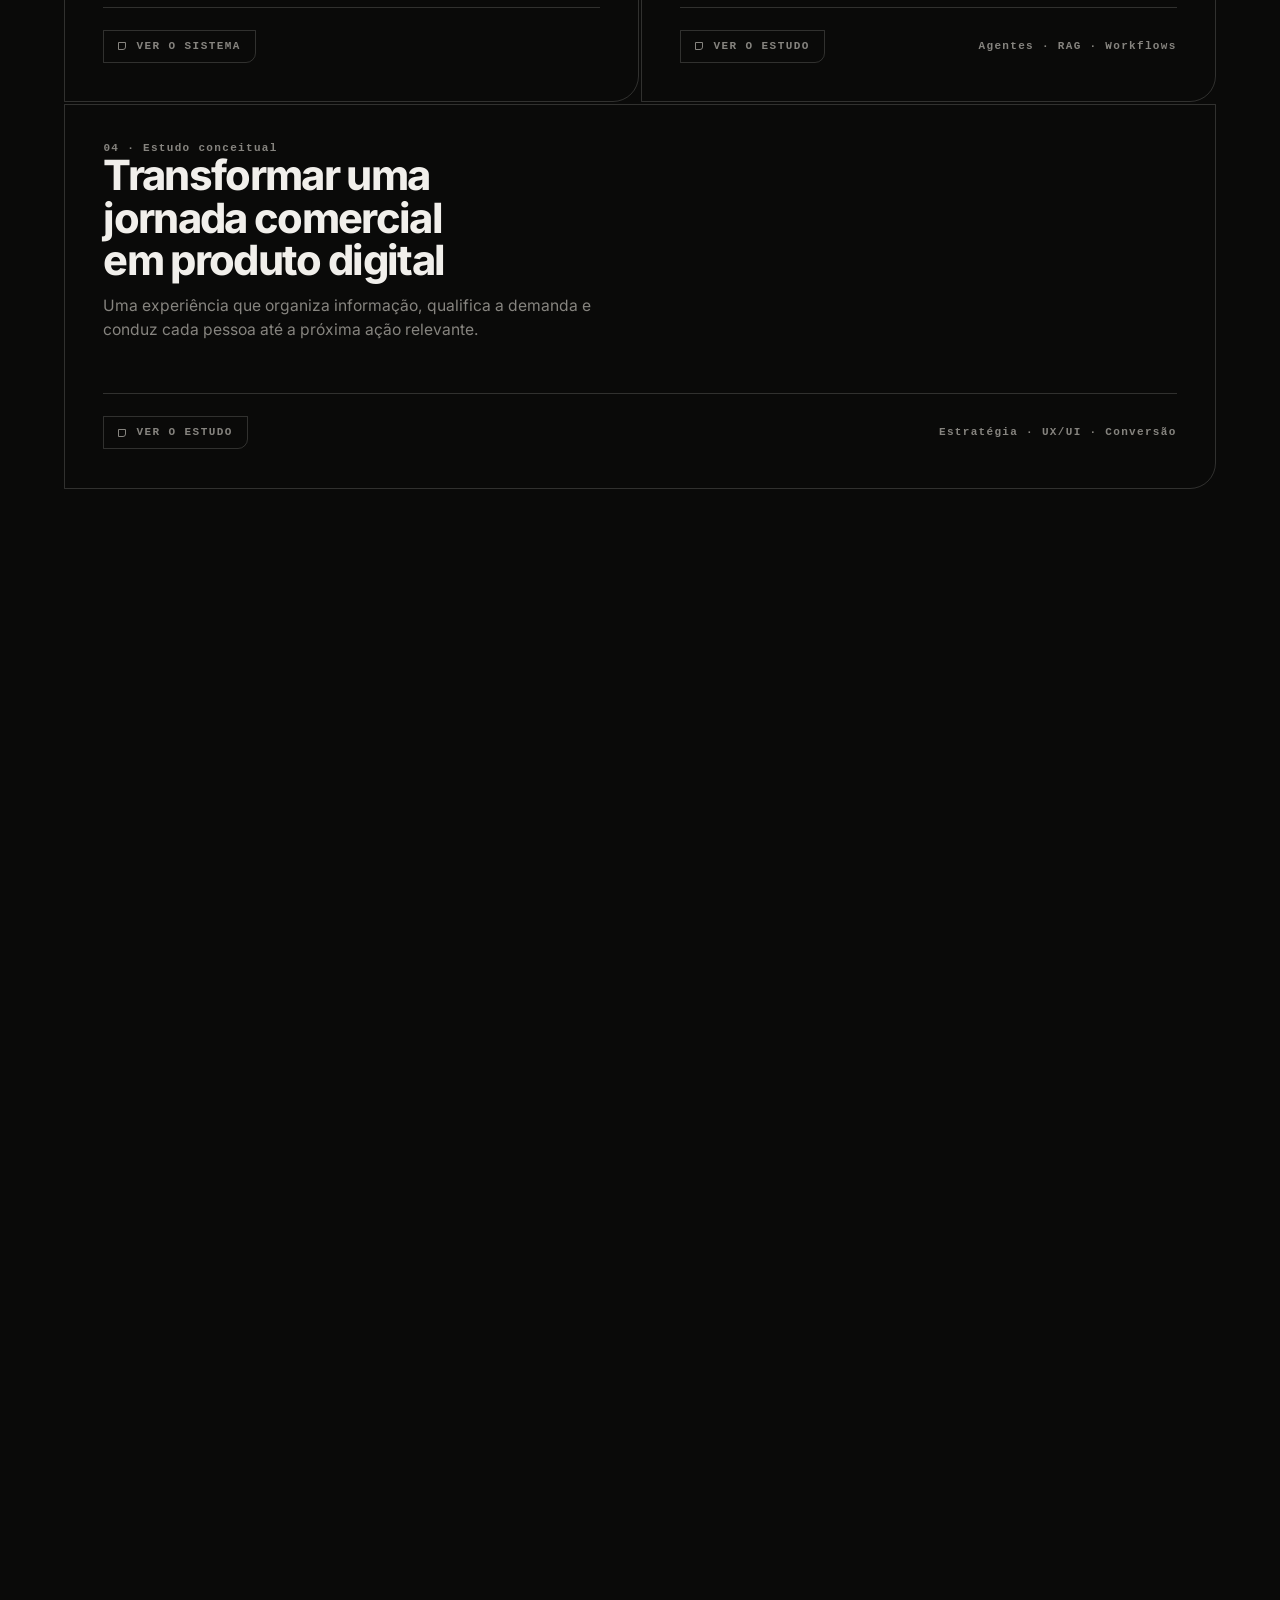
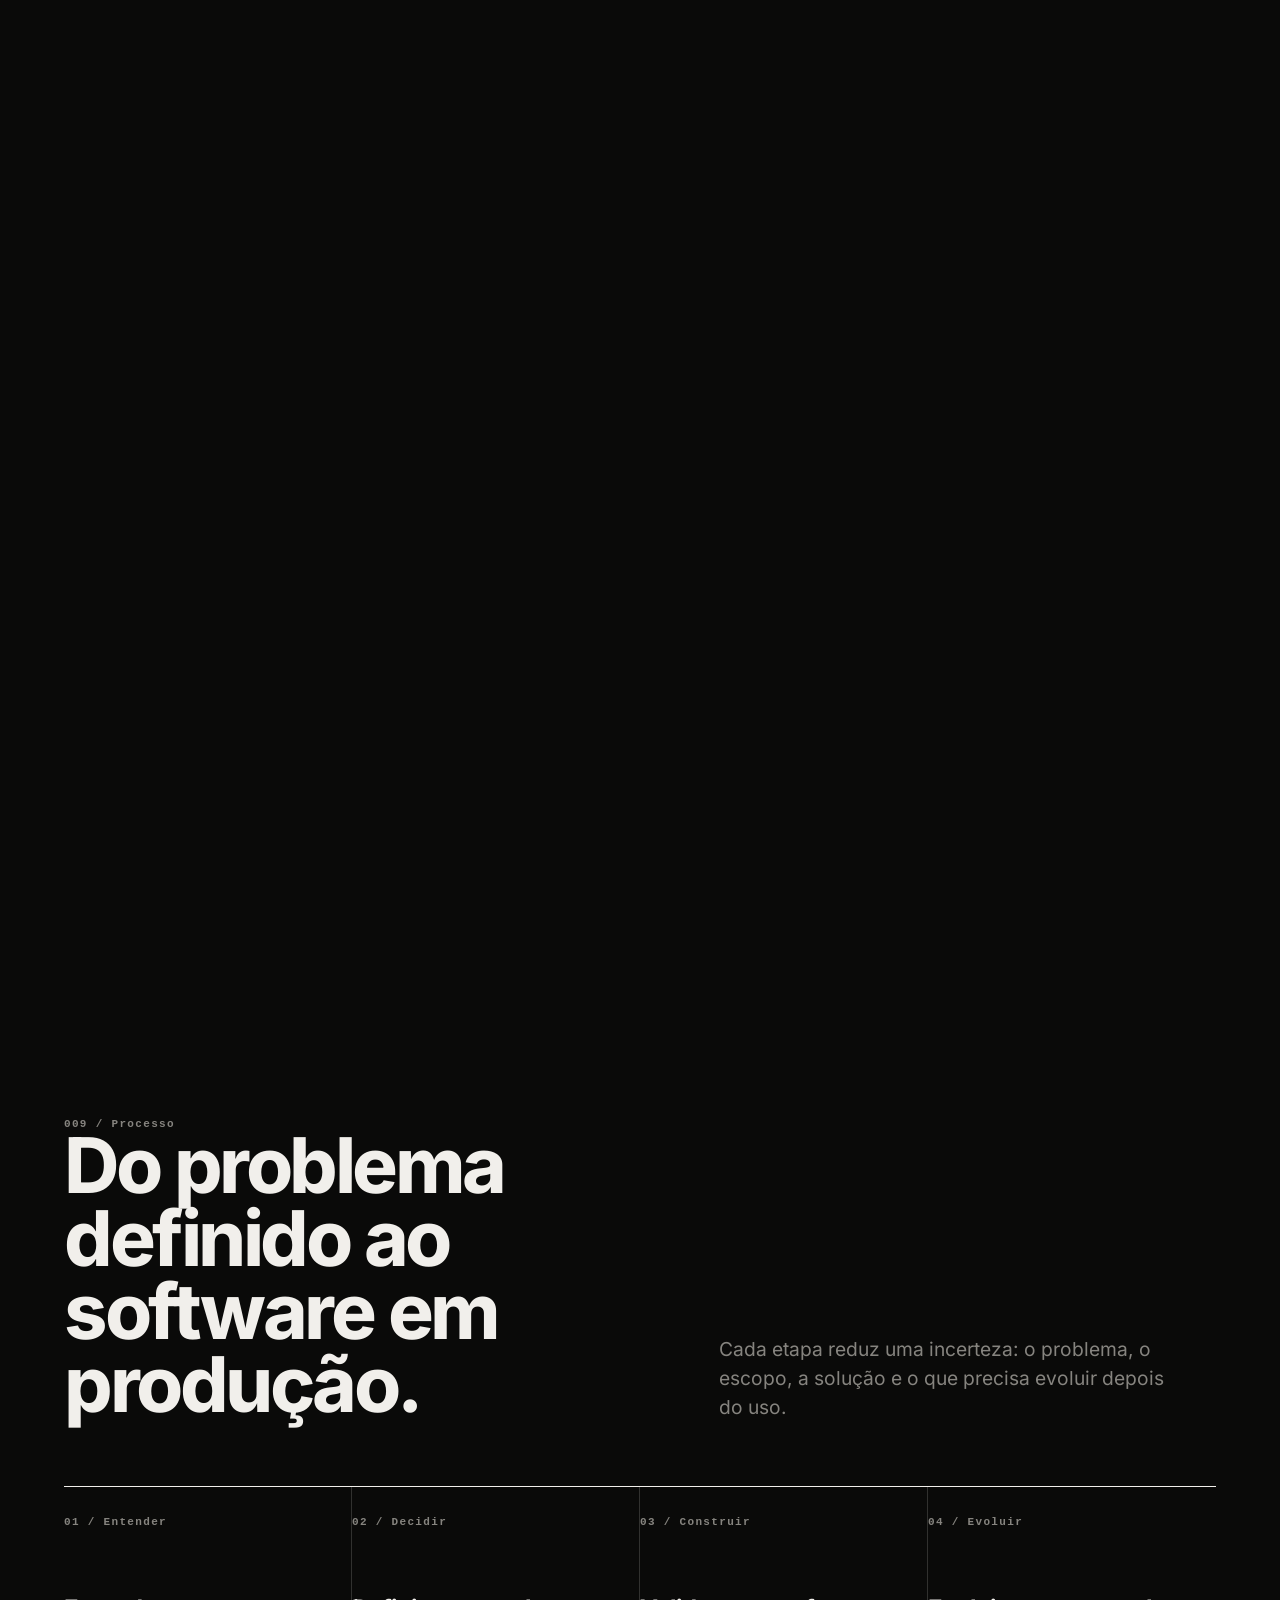
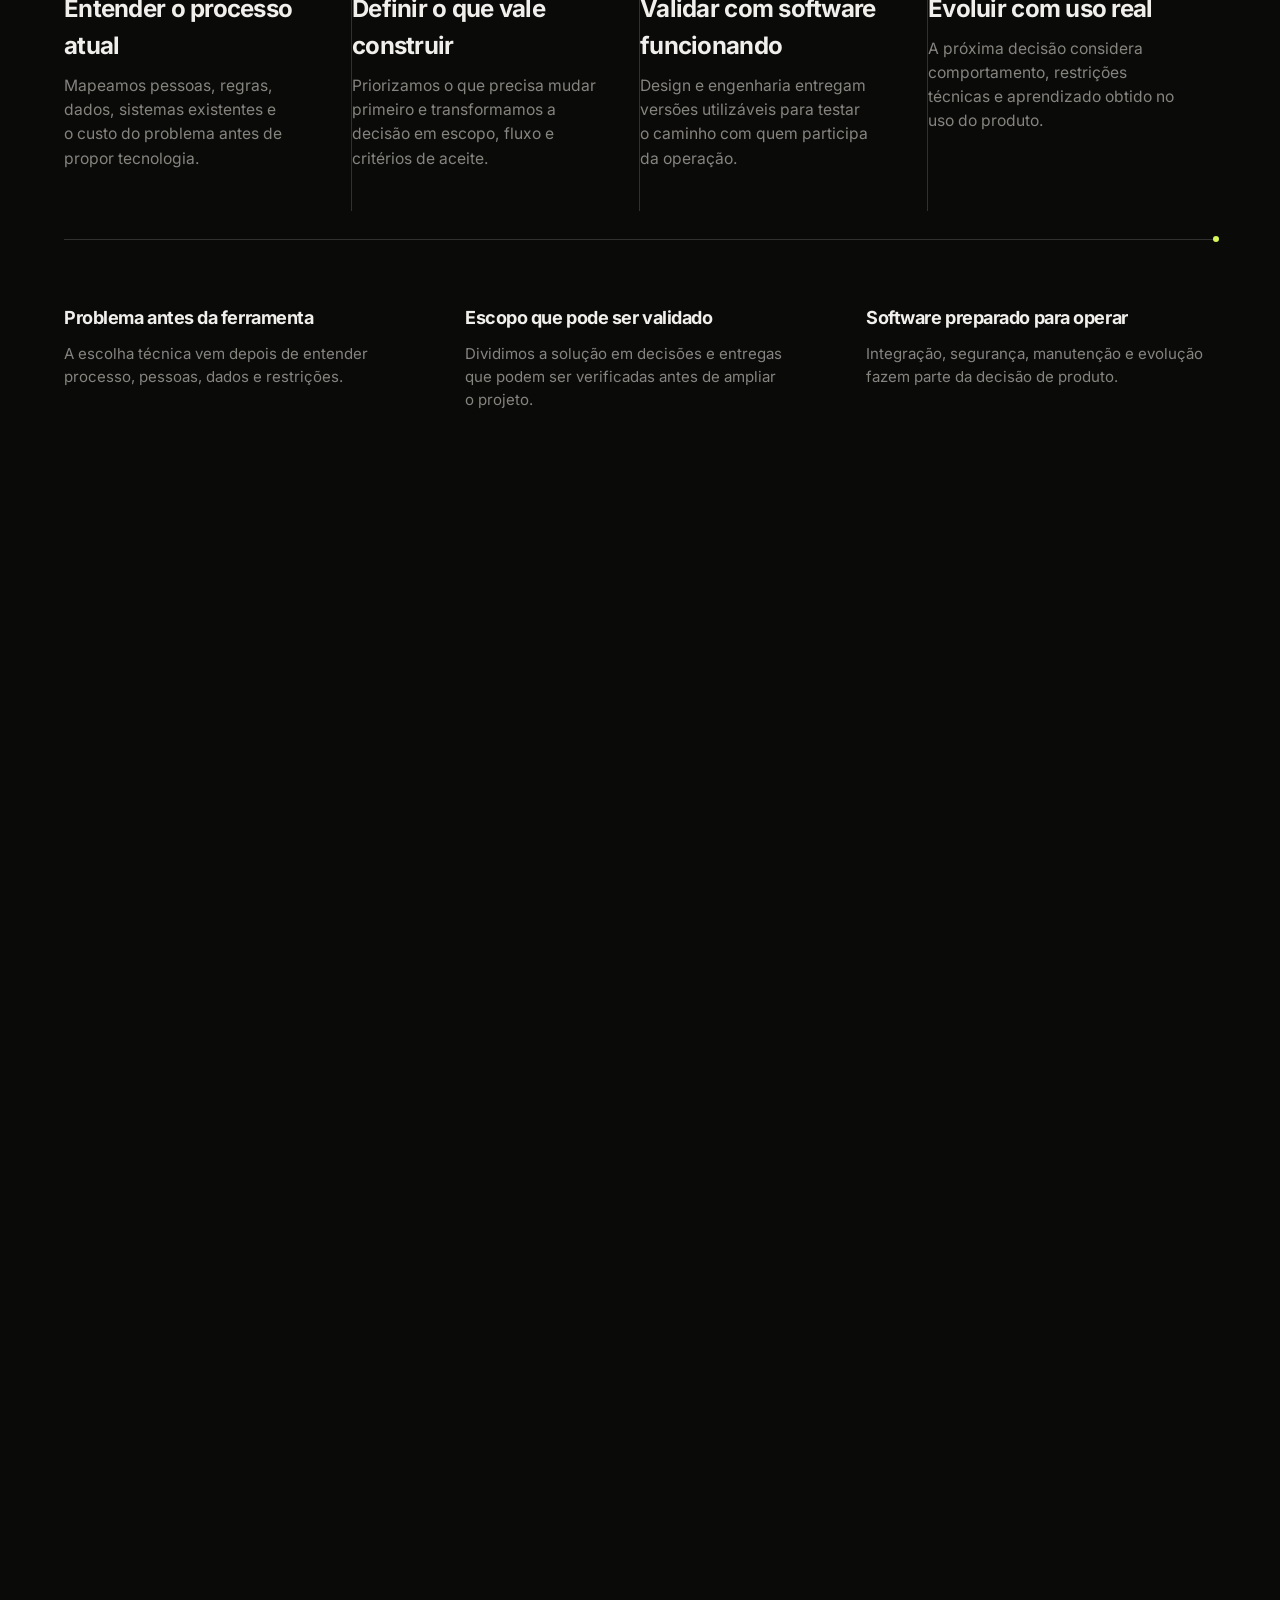
<file: experiencia/index.html>
<!doctype html>
<html lang="pt-BR">
<head>
<meta charset="utf-8">
<meta name="viewport" content="width=device-width, initial-scale=1, viewport-fit=cover">
<title>Tera | Software sob medida e IA aplicada em Maringá</title>
<meta name="description" content="A Tera desenvolve software sob medida: sistemas web, plataformas, integrações, automação e IA aplicada para problemas que ferramentas prontas não resolvem. Maringá, PR.">
<meta name="theme-color" content="#0a0a09">
<meta name="author" content="Tera Innovation and Technology">
<link rel="canonical" href="https://teralabs.cloud/experiencia/">
<meta name="robots" content="noindex, follow">

<meta property="og:type" content="website">
<meta property="og:locale" content="pt_BR">
<meta property="og:site_name" content="Tera Innovation and Technology">
<meta property="og:title" content="Tera | Software sob medida e IA aplicada em Maringá">
<meta property="og:description" content="Sistemas web, plataformas, integrações, automação e IA aplicada para problemas que ferramentas prontas não resolvem.">
<meta property="og:url" content="https://teralabs.cloud/">
<meta property="og:image" content="https://teralabs.cloud/assets/images/tera_logo_oficial_preview.jpg">
<meta name="twitter:card" content="summary_large_image">
<meta name="twitter:title" content="Tera | Software sob medida e IA aplicada em Maringá">
<meta name="twitter:description" content="Sistemas web, plataformas, integrações, automação e IA aplicada para problemas que ferramentas prontas não resolvem.">
<meta name="twitter:image" content="https://teralabs.cloud/assets/images/tera_logo_oficial_preview.jpg">

<link rel="icon" href="../assets/images/tera_simbolo_oficial_branca.svg" type="image/svg+xml">
<link rel="apple-touch-icon" href="../assets/images/tera_simbolo_oficial_branca.png">
<link rel="preload" href="../assets/fonts/inter-latin.woff2" as="font" type="font/woff2" crossorigin>
<link rel="stylesheet" href="../assets/css/tera.css">

<noscript><style>
  .scene { height: auto !important; }
  .scene__stage { position: static !important; height: auto !important; padding-block: 96px; }
</style></noscript>

<script type="application/ld+json">
{"@context":"https://schema.org","@graph":[
{"@type":"Organization","@id":"https://teralabs.cloud/#organization","name":"Tera Innovation and Technology","alternateName":"Tera","url":"https://teralabs.cloud/","logo":"https://teralabs.cloud/assets/images/tera_logo_oficial_preta.png","address":{"@type":"PostalAddress","addressLocality":"Maringá","addressRegion":"PR","addressCountry":"BR"},"knowsAbout":["Desenvolvimento de software sob medida","Sistemas web","Produtos digitais","Integração de sistemas","Automação de processos","Inteligência artificial aplicada"]},
{"@type":"ProfessionalService","@id":"https://teralabs.cloud/#business","name":"Tera Innovation and Technology","url":"https://teralabs.cloud/","description":"Desenvolvimento de software sob medida, sistemas web, integrações, automação e IA aplicada para empresas. Tera, em Maringá-PR.","address":{"@type":"PostalAddress","addressLocality":"Maringá","addressRegion":"PR","addressCountry":"BR"},"areaServed":"BR","serviceType":["Desenvolvimento de software sob medida","Sistemas web e plataformas digitais","Integração de sistemas e APIs","Automação de processos","Soluções de inteligência artificial"]},
{"@type":"WebSite","@id":"https://teralabs.cloud/#website","url":"https://teralabs.cloud/","name":"Tera Innovation and Technology","inLanguage":"pt-BR","publisher":{"@id":"https://teralabs.cloud/#organization"}},
{"@type":"FAQPage","@id":"https://teralabs.cloud/#faq","mainEntity":[
{"@type":"Question","name":"O que é software sob medida?","acceptedAnswer":{"@type":"Answer","text":"É um sistema desenvolvido para regras, fluxos, integrações e usuários específicos de uma empresa. Diferente de uma ferramenta pronta, o produto é desenhado a partir do processo que precisa funcionar."}},
{"@type":"Question","name":"Quando vale a pena desenvolver um sistema próprio?","acceptedAnswer":{"@type":"Answer","text":"Quando o problema é recorrente, gera retrabalho, depende de planilhas ou contornos e não é bem atendido por ferramentas existentes. Antes de desenvolver, avaliamos se construir é realmente a melhor decisão."}},
{"@type":"Question","name":"Quanto custa desenvolver um software sob medida?","acceptedAnswer":{"@type":"Answer","text":"O custo depende do escopo, das integrações, das regras de negócio, do nível de segurança e da complexidade técnica. A Tera primeiro entende o contexto e define uma proposta compatível com o que precisa ser validado."}},
{"@type":"Question","name":"Quanto tempo leva para desenvolver?","acceptedAnswer":{"@type":"Answer","text":"O prazo varia conforme o problema e o escopo. Organizamos o projeto em etapas verificáveis para colocar uma primeira versão funcional em uso antes de concentrar todo o investimento na solução completa."}},
{"@type":"Question","name":"A Tera desenvolve soluções com inteligência artificial?","acceptedAnswer":{"@type":"Answer","text":"Sim, quando a IA é adequada ao processo. Trabalhamos com agentes, copilotos, busca com contexto e automações, considerando qualidade das fontes, critérios de resposta, supervisão e integração com a operação."}},
{"@type":"Question","name":"Como começa um projeto com a Tera?","acceptedAnswer":{"@type":"Answer","text":"Começa pela descrição do problema: processo atual, pessoas envolvidas, sistemas existentes e resultado esperado. A partir disso, avaliamos o caminho, as incertezas e o primeiro escopo que vale construir."}}]}]}
</script>
</head>

<body>
<a class="skip" href="#conteudo">Pular para o conteúdo</a>
<div class="progress" data-progress aria-hidden="true"></div>
<div class="ambient" aria-hidden="true"></div>

<!-- The Tera Core. An enhancement: every word on this page exists without it. -->
<canvas id="tera-core" aria-hidden="true"></canvas>
<svg id="tera-connectors" aria-hidden="true" focusable="false">
  <path data-from="ui-series" data-to="[data-status]"></path>
  <path data-from="lab-vertice" data-to="#lab-title"></path>
</svg>
<div class="grain" aria-hidden="true"></div>

<header class="header" data-header>
  <a class="brand" href="#topo" aria-label="Tera — início">
    <svg class="brand__mark" viewBox="0 0 340 342" aria-hidden="true" fill="currentColor">
      <rect x="0" y="0" width="262" height="68"/>
      <path d="M 90 68 H 174 V 228 C 174 256 187 270 212 270 H 225 V 336 H 190 C 132 336 90 295 90 238 Z"/>
      <circle cx="294" cy="296" r="46"/>
    </svg>
    <span>Tera</span>
  </a>
  <nav class="nav" aria-label="Navegação principal">
    <a href="#capacidades" data-nav>O que fazemos</a>
    <a href="#projetos" data-nav>Projetos</a>
    <a href="#processo" data-nav>Como trabalhamos</a>
    <a href="#origem" data-nav>A Tera</a>
    <a href="#contato" data-nav>Contato</a>
  </nav>
  <a class="btn btn--ghost" href="../briefing.html" data-magnetic="0.8">
    Briefing
    <span class="btn__mark" aria-hidden="true">↗</span>
  </a>
</header>

<main id="conteudo">

  <!-- ==================================================================
       ACT I — boot · ideia · estrutura · produto
       One pinned stage. Four scenes dissolve inside it while the structure
       behind them goes from dust to a working interface.
       ================================================================== -->
  <section class="act" id="topo" data-act="boot:1.25,idea:1,build:1.25,product:1.35"
           style="--len: 5.6" aria-label="Da ideia ao produto">
    <div class="act__stage" data-stage>
      <div class="core-fallback" aria-hidden="true"></div>

      <!-- 01 BOOT ---------------------------------------------------- -->
      <div class="scene-copy hero" data-scene-copy="boot" data-first>
        <div class="hero__head">
          <p class="boot-strip">
            <span>Tera</span><span>System 001</span><b>Build</b><span>Maringá · PR</span>
          </p>
          <p class="index" aria-hidden="true">−23.4205 / −51.9331</p>
        </div>

        <h1 class="hero__title" id="hero-title">
          Software sob medida
          <em>para o que ainda não existe</em>
        </h1>

        <div class="hero__body">
          <p class="hero__lead">
            A Tera desenvolve sistemas web, plataformas, integrações, automações
            e IA aplicada para problemas específicos de cada operação — os que
            ferramentas prontas não resolvem.
          </p>
          <div class="hero__actions">
            <a class="btn btn--accent btn--lg" href="../briefing.html" data-magnetic="1.1">
              Descrever meu projeto
              <span class="btn__mark" aria-hidden="true">↗</span>
            </a>
            <a class="link" href="#capacidades">
              Ver o que construímos <span aria-hidden="true">↓</span>
            </a>
          </div>
        </div>

        <p class="hero__meta">
          <span class="label label--plain">Desenvolvimento de software</span>
          <span class="label label--plain">Produto e experiência</span>
          <span class="label label--plain">Integrações e automação</span>
          <span class="label label--plain">IA aplicada</span>
        </p>
      </div>

      <!-- 02 IDEIA --------------------------------------------------- -->
      <div class="scene-copy scene-copy--left" data-scene-copy="idea">
        <p class="index">001 / Ideia</p>
        <h2 class="statement">
          Antes do software existe um problema
          <em>mal resolvido.</em>
        </h2>
        <div class="rule" style="max-width: 420px"></div>
        <p class="scene-note">
          Regras próprias, planilhas, retrabalho, sistemas que não se falam.
          Nada disso tem forma ainda — só coordenadas espalhadas pela operação.
          É daqui que a Tera começa.
        </p>
      </div>

      <!-- 03 ESTRUTURA ----------------------------------------------- -->
      <div class="scene-copy" data-scene-copy="build">
        <div class="scene-head">
          <div>
            <p class="index">002 / Estrutura</p>
            <h2 class="statement">Estrutura antes de interface.</h2>
          </div>
          <p class="scene-note">
            Fluxo, regras e integrações primeiro. A tela é a última decisão do
            projeto, não a primeira.
          </p>
        </div>

        <p class="build-counter">
          <b>0<span data-build-step>1</span></b>
          <span>Build</span>
        </p>

        <ol class="build-steps">
          <li class="build-step" data-build="0"><span class="index">001</span><span>Estrutura</span><span class="build-step__state">ok</span></li>
          <li class="build-step" data-build="1"><span class="index">002</span><span>Componentes</span><span class="build-step__state">ok</span></li>
          <li class="build-step" data-build="2"><span class="index">003</span><span>Dados</span><span class="build-step__state">ok</span></li>
          <li class="build-step" data-build="3"><span class="index">004</span><span>Interações</span><span class="build-step__state">ok</span></li>
        </ol>
      </div>

      <!-- 04 PRODUTO ------------------------------------------------- -->
      <div class="scene-copy" data-scene-copy="product">
        <div class="scene-head">
          <div>
            <p class="index">003 / Produto</p>
            <h2 class="statement statement--wide">
              Até virar software que entra em operação.
            </h2>
          </div>
          <div>
            <p class="status-pill" data-status><i aria-hidden="true"></i><span data-status-label>Protótipo</span></p>
            <p class="scene-note" style="margin-top: 18px">
              Versões utilizáveis desde cedo, testadas por quem participa da
              operação real — não apresentações sobre o futuro.
            </p>
          </div>
        </div>
      </div>

      <!-- Captions that hold on to the structure itself. -->
      <div class="spatial" data-anchor="ui-nav">
        <div class="spatial__inner">
          <p class="spatial__name">A regra do negócio</p>
          <p class="spatial__meta">Fluxo · Permissões · Decisão</p>
        </div>
      </div>
      <div class="spatial" data-anchor="ui-series">
        <div class="spatial__inner">
          <p class="spatial__name">O número que a operação acompanha</p>
          <p class="spatial__meta">Dado real · Não é ilustração</p>
        </div>
      </div>
    </div>
  </section>

  <!-- ------------------------------------------------ silêncio: o que fazemos -->
  <section class="passage" id="capacidades" aria-labelledby="servicos-title">
    <div class="wrap">
      <div class="passage__head">
        <div>
          <p class="index">004 / Serviços</p>
          <h2 class="passage__title" id="servicos-title">
            Tecnologia construída para o modo como a empresa realmente opera.
          </h2>
        </div>
        <p class="passage__intro">
          Quando uma ferramenta pronta exige contornos, planilhas ou retrabalho,
          desenhamos a solução para as regras, as pessoas e os sistemas que já
          fazem parte do negócio.
        </p>
      </div>

      <div class="stack">
        <article class="stack__item">
          <p class="index">01</p>
          <h3 class="stack__title">Desenvolvimento de software sob medida</h3>
          <div>
            <p class="stack__body">
              Sistemas web, plataformas e aplicações criados para fluxos, regras
              e integrações que um produto de prateleira não atende.
            </p>
            <ul class="stack__tags"><li>Sistemas web</li><li>Plataformas</li><li>Arquitetura</li></ul>
          </div>
        </article>
        <article class="stack__item">
          <p class="index">02</p>
          <h3 class="stack__title">Estratégia de produto e UX/UI</h3>
          <div>
            <p class="stack__body">
              Pesquisa, definição de escopo, protótipos e interfaces para validar
              a solução antes de ampliar o investimento em desenvolvimento.
            </p>
            <ul class="stack__tags"><li>Discovery</li><li>UX</li><li>UI</li></ul>
          </div>
        </article>
        <article class="stack__item">
          <p class="index">03</p>
          <h3 class="stack__title">Integração de sistemas e automação</h3>
          <div>
            <p class="stack__body">
              APIs, fluxos automatizados e centralização de dados para reduzir
              tarefas repetitivas e conectar a operação.
            </p>
            <ul class="stack__tags"><li>APIs</li><li>Automação</li><li>Dados</li></ul>
          </div>
        </article>
        <article class="stack__item">
          <p class="index">04</p>
          <h3 class="stack__title">Inteligência artificial aplicada</h3>
          <div>
            <p class="stack__body">
              Agentes, copilotos e busca com contexto integrados a processos onde
              a IA tem objetivo, dados e supervisão.
            </p>
            <ul class="stack__tags"><li>Agentes de IA</li><li>RAG</li><li>Automação</li></ul>
          </div>
        </article>
      </div>
    </div>
  </section>

  <!-- ==================================================================
       ACT II — o laboratório
       ================================================================== -->
  <section class="act" data-act="lab:1" style="--len: 2.4" aria-label="O laboratório da Tera">
    <div class="act__stage" data-stage>
      <div class="core-fallback" aria-hidden="true"></div>

      <div class="scene-copy scene-copy--bottom" data-scene-copy="lab" data-first>
        <p class="index">005 / Laboratório</p>
        <h2 class="statement statement--sm" id="lab-title">
          Cada produto tem <em>identidade própria.</em>
        </h2>
        <p class="scene-note" style="margin-top: 20px">
          Produtos em produção e estudos conceituais, cada um com seu
          comportamento e sua arquitetura.
        </p>
      </div>

      <div class="spatial" data-anchor="lab-vertice">
        <div class="spatial__inner">
          <p class="spatial__name">Vértice</p>
          <p class="spatial__meta">Plataforma Tera · Em produção</p>
        </div>
      </div>
      <div class="spatial" data-anchor="lab-epub">
        <div class="spatial__inner">
          <p class="spatial__name">Conversor EPUB</p>
          <p class="spatial__meta">Ferramenta Tera · Em produção</p>
        </div>
      </div>
      <div class="spatial" data-anchor="lab-context">
        <div class="spatial__inner">
          <p class="spatial__name">Inteligência contextual</p>
          <p class="spatial__meta">Estudo conceitual</p>
        </div>
      </div>
      <div class="spatial" data-anchor="lab-journey">
        <div class="spatial__inner">
          <p class="spatial__name">Jornada que converte</p>
          <p class="spatial__meta">Estudo conceitual</p>
        </div>
      </div>
    </div>
  </section>

  <!-- ------------------------------------------------- silêncio: os projetos -->
  <section class="passage" id="projetos" aria-labelledby="projetos-title">
    <div class="wrap">
      <div class="passage__head">
        <div>
          <p class="index">006 / Projetos</p>
          <h2 class="passage__title" id="projetos-title">
            Produtos reais e caminhos possíveis.
          </h2>
        </div>
        <p class="passage__intro">
          Produtos da Tera em produção e estudos que mostram como um problema
          operacional vira fluxo, interface e arquitetura de software.
        </p>
      </div>

      <div class="projects">
        <article class="project project--wide" data-project id="projeto-vertice" data-open="false">
          <div class="project__head">
            <div>
              <p class="index">01 · Plataforma Tera · Em produção</p>
              <h3 class="project__name">Vértice — gestão de trabalho de ponta a ponta</h3>
              <p class="project__what">
                Uma plataforma para organizar demandas, responsáveis, apontamentos
                e a visão do trabalho, dando clareza para a equipe avançar.
              </p>
            </div>
            <p class="project__coords" aria-hidden="true">SYS-01 · −9.4 / 1.6 / −3.5</p>
          </div>
          <div class="project__foot">
            <button class="project-toggle" type="button" data-project-toggle
                    aria-expanded="false" aria-controls="detalhe-vertice">
              <i aria-hidden="true"></i> Ver o sistema
            </button>
            <a class="link" href="https://vertice.teralabs.cloud" rel="noopener">
              Conhecer o Vértice <span aria-hidden="true">↗</span>
            </a>
          </div>
          <dl class="project__detail" id="detalhe-vertice" data-project-detail hidden>
            <div><dt>Problema</dt><dd>Demandas, responsáveis e apontamentos espalhados entre planilhas e conversas, sem uma visão única de andamento.</dd></div>
            <div><dt>Sistema</dt><dd>Quadro de trabalho, atribuição de responsáveis, apontamento de tempo e visão de progresso em um mesmo lugar.</dd></div>
            <div><dt>Stack</dt><dd>Aplicação web, fluxo Kanban, gestão de produtividade.</dd></div>
          </dl>
        </article>

        <article class="project" data-project id="projeto-epub" data-open="false">
          <div class="project__head">
            <div>
              <p class="index">02 · Ferramenta Tera · Em produção</p>
              <h3 class="project__name">Conversor de documentos para EPUB</h3>
              <p class="project__what">
                Uma ferramenta prática para transformar HTML, PDF e Word em livros
                digitais EPUB.
              </p>
            </div>
            <p class="project__coords" aria-hidden="true">SYS-02 · 7.6 / 3.4 / −11.0</p>
          </div>
          <div class="project__foot">
            <button class="project-toggle" type="button" data-project-toggle
                    aria-expanded="false" aria-controls="detalhe-epub">
              <i aria-hidden="true"></i> Ver o sistema
            </button>
            <!-- O link para o conversor saiu junto com o card equivalente das
                 páginas principais: apontava para tera.brugnolo.com.br, domínio
                 que não acompanhou a migração para teralabs.cloud. -->
          </div>
          <dl class="project__detail" id="detalhe-epub" data-project-detail hidden>
            <div><dt>Problema</dt><dd>Publicar um livro digital exigia conversão manual e ferramentas separadas para cada formato de origem.</dd></div>
            <div><dt>Sistema</dt><dd>Uma aplicação web única que recebe HTML, PDF ou DOCX e devolve um EPUB pronto.</dd></div>
            <div><dt>Stack</dt><dd>Aplicação web, conversão de documentos, EPUB.</dd></div>
          </dl>
        </article>

        <article class="project" data-project id="projeto-contexto" data-open="false">
          <div class="project__head">
            <div>
              <p class="index">03 · Estudo conceitual</p>
              <h3 class="project__name">Dar contexto à IA antes de pedir uma resposta</h3>
              <p class="project__what">
                Um copiloto conectado às fontes autorizadas da empresa, com busca
                contextual, critérios de resposta e supervisão humana.
              </p>
            </div>
            <p class="project__coords" aria-hidden="true">STD-01 · −6.2 / −5.4 / −18.5</p>
          </div>
          <div class="project__foot">
            <button class="project-toggle" type="button" data-project-toggle
                    aria-expanded="false" aria-controls="detalhe-contexto">
              <i aria-hidden="true"></i> Ver o estudo
            </button>
            <p class="index">Agentes · RAG · Workflows</p>
          </div>
          <dl class="project__detail" id="detalhe-contexto" data-project-detail hidden>
            <div><dt>Problema</dt><dd>Modelos genéricos respondem sem conhecer as regras, os documentos e os limites da empresa.</dd></div>
            <div><dt>Sistema</dt><dd>Busca sobre fontes autorizadas, critérios explícitos de resposta e um ponto de supervisão humana antes da ação.</dd></div>
            <div><dt>Natureza</dt><dd>Estudo conceitual — mostra a abordagem, não um produto em operação.</dd></div>
          </dl>
        </article>

        <article class="project project--wide" data-project id="projeto-jornada" data-open="false">
          <div class="project__head">
            <div>
              <p class="index">04 · Estudo conceitual</p>
              <h3 class="project__name">Transformar uma jornada comercial em produto digital</h3>
              <p class="project__what">
                Uma experiência que organiza informação, qualifica a demanda e
                conduz cada pessoa até a próxima ação relevante.
              </p>
            </div>
            <p class="project__coords" aria-hidden="true">STD-02 · 9.8 / −4.6 / −24.0</p>
          </div>
          <div class="project__foot">
            <button class="project-toggle" type="button" data-project-toggle
                    aria-expanded="false" aria-controls="detalhe-jornada">
              <i aria-hidden="true"></i> Ver o estudo
            </button>
            <p class="index">Estratégia · UX/UI · Conversão</p>
          </div>
          <dl class="project__detail" id="detalhe-jornada" data-project-detail hidden>
            <div><dt>Problema</dt><dd>Informação dispersa faz a pessoa certa desistir antes de chegar à conversa certa.</dd></div>
            <div><dt>Sistema</dt><dd>Uma jornada que ordena o contexto, qualifica a demanda e entrega o próximo passo já preparado para quem atende.</dd></div>
            <div><dt>Natureza</dt><dd>Estudo conceitual — o briefing interativo deste site nasceu dessa ideia.</dd></div>
          </dl>
        </article>
      </div>
    </div>
  </section>

  <!-- ==================================================================
       ACT III — sistemas · capacidades
       ================================================================== -->
  <section class="act" data-act="systems:1.1,capabilities:1.6" style="--len: 4"
           aria-label="Sistemas e capacidades">
    <div class="act__stage" data-stage>
      <div class="core-fallback" aria-hidden="true"></div>

      <div class="scene-copy" data-scene-copy="systems" data-first>
        <div class="scene-head">
          <div>
            <p class="index">007 / Sistemas</p>
            <h2 class="statement statement--sm">
              Um evento entra.
              <em>O sistema decide o resto.</em>
            </h2>
          </div>
          <p class="scene-note">
            Automação não é um fluxograma numa ferramenta de terceiros. É o
            comportamento do software quando algo acontece na operação.
          </p>
        </div>

        <ol class="build-steps" style="max-width: 540px">
          <li class="build-step" data-flow="0"><span class="index">→</span><span>Um evento chega</span><span class="build-step__state">in</span></li>
          <li class="build-step" data-flow="1"><span class="index">?</span><span>Uma condição é verificada</span><span class="build-step__state">ok</span></li>
          <li class="build-step" data-flow="2"><span class="index">↻</span><span>O dado é transformado</span><span class="build-step__state">ok</span></li>
          <li class="build-step" data-flow="3"><span class="index">⇉</span><span>Dois sistemas são atualizados</span><span class="build-step__state">ok</span></li>
          <li class="build-step" data-flow="4"><span class="index">✓</span><span>O status muda para quem depende dele</span><span class="build-step__state">done</span></li>
        </ol>
      </div>

      <div class="scene-copy" data-scene-copy="capabilities">
        <div class="scene-head">
          <div>
            <p class="index">008 / Capacidades</p>
            <h2 class="statement statement--sm">Cada capacidade muda o sistema.</h2>
          </div>
          <p class="scene-note">
            Produto, design e engenharia na mesma entrega — e cada uma delas
            deixa uma marca diferente naquilo que é construído.
          </p>
        </div>

        <ul class="capabilities">
          <li class="capability" data-cap="0">
            <p class="capability__name">Software</p>
            <p class="capability__what">Sistemas web, plataformas e aplicações criados para regras que não cabem em ferramenta pronta.</p>
            <p class="capability__effect">Surge estrutura</p>
          </li>
          <li class="capability" data-cap="1">
            <p class="capability__name">Produto e design</p>
            <p class="capability__what">Discovery, escopo, protótipo e interface — a estrutura ganha forma antes de ganhar custo.</p>
            <p class="capability__effect">A estrutura ganha forma</p>
          </li>
          <li class="capability" data-cap="2">
            <p class="capability__name">Integrações e automação</p>
            <p class="capability__what">APIs e fluxos automatizados que conectam o que hoje só se comunica por planilha e retrabalho.</p>
            <p class="capability__effect">Os elementos passam a conversar</p>
          </li>
          <li class="capability" data-cap="3">
            <p class="capability__name">Dados</p>
            <p class="capability__what">Centralização, arquitetura e visibilidade: a informação passa a atravessar a operação inteira.</p>
            <p class="capability__effect">A informação atravessa o sistema</p>
          </li>
          <li class="capability" data-cap="4">
            <p class="capability__name">Inteligência artificial aplicada</p>
            <p class="capability__what">Agentes, copilotos e busca com contexto onde existe objetivo, dado confiável e supervisão.</p>
            <p class="capability__effect">O sistema responde ao contexto</p>
          </li>
        </ul>
      </div>
    </div>
  </section>

  <!-- --------------------------------------------------- silêncio: o processo -->
  <section class="passage" id="processo" aria-labelledby="processo-title">
    <div class="wrap">
      <div class="passage__head">
        <div>
          <p class="index">009 / Processo</p>
          <h2 class="passage__title" id="processo-title">
            Do problema definido ao software em produção.
          </h2>
        </div>
        <p class="passage__intro">
          Cada etapa reduz uma incerteza: o problema, o escopo, a solução e o que
          precisa evoluir depois do uso.
        </p>
      </div>

      <ol class="steps">
        <li class="step">
          <p class="index">01 / Entender</p>
          <h3 class="step__title">Entender o processo atual</h3>
          <p class="step__body">Mapeamos pessoas, regras, dados, sistemas existentes e o custo do problema antes de propor tecnologia.</p>
        </li>
        <li class="step">
          <p class="index">02 / Decidir</p>
          <h3 class="step__title">Definir o que vale construir</h3>
          <p class="step__body">Priorizamos o que precisa mudar primeiro e transformamos a decisão em escopo, fluxo e critérios de aceite.</p>
        </li>
        <li class="step">
          <p class="index">03 / Construir</p>
          <h3 class="step__title">Validar com software funcionando</h3>
          <p class="step__body">Design e engenharia entregam versões utilizáveis para testar o caminho com quem participa da operação.</p>
        </li>
        <li class="step">
          <p class="index">04 / Evoluir</p>
          <h3 class="step__title">Evoluir com uso real</h3>
          <p class="step__body">A próxima decisão considera comportamento, restrições técnicas e aprendizado obtido no uso do produto.</p>
        </li>
      </ol>

      <div class="rule"></div>

      <div class="principles">
        <div class="principle">
          <h3 class="principle__title">Problema antes da ferramenta</h3>
          <p class="principle__body">A escolha técnica vem depois de entender processo, pessoas, dados e restrições.</p>
        </div>
        <div class="principle">
          <h3 class="principle__title">Escopo que pode ser validado</h3>
          <p class="principle__body">Dividimos a solução em decisões e entregas que podem ser verificadas antes de ampliar o projeto.</p>
        </div>
        <div class="principle">
          <h3 class="principle__title">Software preparado para operar</h3>
          <p class="principle__body">Integração, segurança, manutenção e evolução fazem parte da decisão de produto.</p>
        </div>
      </div>
    </div>
  </section>

  <!-- ==================================================================
       ACT IV — o ecossistema
       ================================================================== -->
  <section class="act" data-act="ecosystem:1" style="--len: 2.1" aria-label="O ecossistema Tera">
    <div class="act__stage" data-stage>
      <div class="core-fallback" aria-hidden="true"></div>
      <div class="scene-copy scene-copy--left" data-scene-copy="ecosystem" data-first>
        <p class="index">010 / Ecossistema</p>
        <h2 class="statement statement--wide">
          O que parecia enorme era
          <em>um produto só.</em>
        </h2>
        <p class="scene-note" style="margin-top: 24px">
          Produtos em produção, estudos, integrações e a infraestrutura que
          mantém tudo isso funcionando junto.
        </p>
      </div>
    </div>
  </section>

  <!-- ---------------------------------------------------- silêncio: a origem -->
  <section class="passage passage--tight" id="origem" aria-labelledby="origem-title">
    <div class="wrap">
      <div class="passage__head">
        <div>
          <p class="index">011 / Origem</p>
          <h2 class="passage__title" id="origem-title">
            Desenvolvimento de software em Maringá, com o problema perto.
          </h2>
        </div>
        <p class="passage__intro">
          A Tera reúne estratégia de produto, design e engenharia para construir
          soluções digitais sem separar quem entende o negócio de quem implementa
          a tecnologia.
        </p>
      </div>
      <p class="label">Tera · Maringá · Paraná · Brasil</p>
    </div>
  </section>

  <!-- ==================================================================
       ACT V — a assinatura
       Everything built along the way reorganises into the Tera mark.
       ================================================================== -->
  <section class="act" data-act="final:1" style="--len: 2.3" aria-label="Vamos construir">
    <div class="act__stage" data-stage>
      <div class="core-fallback" aria-hidden="true"></div>
      <div class="scene-copy final" data-scene-copy="final" data-first>
        <p class="index">012 / Próximo</p>
        <h2 class="final__title" id="final-title">
          Tem uma ideia que deveria existir?
        </h2>
        <p class="final__note">
          Conte o problema que o software precisa resolver. A primeira decisão é
          entender se realmente vale construir.
        </p>
        <a class="btn btn--accent btn--lg" href="#contato" data-magnetic="1.2">
          Descrever meu projeto
          <span class="btn__mark" aria-hidden="true">↗</span>
        </a>
      </div>
    </div>
  </section>

  <!-- ----------------------------------------------------------- o contato -->
  <section class="passage" id="contato" aria-labelledby="contato-title">
    <div class="wrap contact">
      <div>
        <p class="index">013 / Contato</p>
        <h2 class="passage__title" id="contato-title">
          Conte o problema que o software precisa resolver.
        </h2>
        <p class="passage__intro" style="margin-top: 22px">
          Descreva o processo, o sistema ou o produto que precisa mudar. Essas
          informações ajudam a avaliar o contexto antes da primeira conversa.
        </p>
        <div class="rule" style="max-width: 320px"></div>
        <p class="label label--plain">Prefere responder quatro perguntas?</p>
        <p style="margin-top: 12px">
          <a class="link" href="../briefing.html">Montar meu briefing <span aria-hidden="true">↗</span></a>
        </p>
      </div>

      <form class="form" id="project-form" method="POST"
            action="https://formsubmit.co/canhete.jr@gmail.com">
        <input type="hidden" name="_subject" value="Novo projeto pelo site da Tera">
        <input type="hidden" name="_next" value="https://teralabs.cloud/experiencia/?enviado=1#contato">
        <input type="hidden" name="_template" value="table">
        <input class="honeypot" type="text" name="_honey" tabindex="-1" autocomplete="off" aria-hidden="true">

        <div class="field">
          <label for="nome">Seu nome *</label>
          <input id="nome" name="nome" type="text" required autocomplete="name" placeholder="Como podemos chamar você?">
        </div>
        <div class="field">
          <label for="email">E-mail *</label>
          <input id="email" name="email" type="email" required autocomplete="email" placeholder="voce@empresa.com">
        </div>
        <div class="field">
          <label for="telefone">WhatsApp</label>
          <input id="telefone" name="telefone" type="tel" autocomplete="tel" placeholder="(44) 99999-9999">
        </div>
        <div class="field">
          <label for="empresa">Empresa</label>
          <input id="empresa" name="empresa" type="text" autocomplete="organization" placeholder="Nome da empresa">
        </div>
        <div class="field field--full">
          <label for="desafio">Tipo de desafio *</label>
          <select id="desafio" name="desafio" required>
            <option value="" disabled selected>Selecione uma opção</option>
            <option value="software-sob-medida">Desenvolver software sob medida</option>
            <option value="produto-digital">Criar um produto digital</option>
            <option value="integracao">Integrar sistemas e dados</option>
            <option value="automacao">Automatizar um processo</option>
            <option value="ia">Aplicar inteligência artificial</option>
            <option value="evolucao">Evoluir um sistema existente</option>
            <option value="outro">Outro desafio</option>
          </select>
        </div>
        <div class="field field--full">
          <label for="mensagem">O que precisa ser resolvido? *</label>
          <textarea id="mensagem" name="mensagem" required
                    placeholder="Explique o processo atual, quem participa e onde está o principal problema."></textarea>
        </div>
        <p class="form__status" id="form-status" role="status" aria-live="polite"></p>
        <div class="form__foot">
          <small class="form__note">Seus dados são enviados com segurança para a equipe da Tera.</small>
          <button class="btn btn--accent" type="submit" data-magnetic="0.9">
            <span data-label>Enviar contexto</span>
            <span class="btn__mark" aria-hidden="true">↗</span>
          </button>
        </div>
      </form>
    </div>
  </section>

  <!-- --------------------------------------------------------------- dúvidas -->
  <section class="passage passage--tight" aria-labelledby="faq-title">
    <div class="wrap">
      <div class="passage__head">
        <div>
          <p class="index">014 / Dúvidas</p>
          <h2 class="passage__title" id="faq-title">Sobre software sob medida.</h2>
        </div>
      </div>
      <div class="faq">
        <details>
          <summary>O que é software sob medida?<i aria-hidden="true"></i></summary>
          <p>É um sistema desenvolvido para regras, fluxos, integrações e usuários específicos de uma empresa. Diferente de uma ferramenta pronta, o produto é desenhado a partir do processo que precisa funcionar.</p>
        </details>
        <details>
          <summary>Quando vale a pena desenvolver um sistema próprio?<i aria-hidden="true"></i></summary>
          <p>Quando o problema é recorrente, gera retrabalho, depende de planilhas ou contornos e não é bem atendido por ferramentas existentes. Antes de desenvolver, avaliamos se construir é realmente a melhor decisão.</p>
        </details>
        <details>
          <summary>Quanto custa desenvolver um software sob medida?<i aria-hidden="true"></i></summary>
          <p>O custo depende do escopo, das integrações, das regras de negócio, do nível de segurança e da complexidade técnica. A Tera primeiro entende o contexto e define uma proposta compatível com o que precisa ser validado.</p>
        </details>
        <details>
          <summary>Quanto tempo leva para desenvolver?<i aria-hidden="true"></i></summary>
          <p>O prazo varia conforme o problema e o escopo. Organizamos o projeto em etapas verificáveis para colocar uma primeira versão funcional em uso antes de concentrar todo o investimento na solução completa.</p>
        </details>
        <details>
          <summary>A Tera desenvolve soluções com inteligência artificial?<i aria-hidden="true"></i></summary>
          <p>Sim, quando a IA é adequada ao processo. Trabalhamos com agentes, copilotos, busca com contexto e automações, considerando qualidade das fontes, critérios de resposta, supervisão e integração com a operação.</p>
        </details>
        <details>
          <summary>Como começa um projeto com a Tera?<i aria-hidden="true"></i></summary>
          <p>Começa pela descrição do problema: processo atual, pessoas envolvidas, sistemas existentes e resultado esperado. A partir disso, avaliamos o caminho, as incertezas e o primeiro escopo que vale construir.</p>
        </details>
      </div>
    </div>
  </section>
</main>

<footer class="footer wrap">
  <p>Tera Innovation and Technology · © <span data-year>2026</span></p>
  <p>Maringá / Paraná / Brasil</p>
  <p><a href="../briefing.html">Briefing rápido ↗</a></p>
</footer>

<div class="dock" data-dock>
  <a class="btn btn--accent" href="#contato" data-magnetic="0.7">
    Falar sobre um projeto
    <span class="btn__mark" aria-hidden="true">↗</span>
  </a>
</div>

<script type="module">
  import { start } from '../assets/js/experience.js';
  import { initUI } from '../assets/js/ui.js';
  initUI();
  start();
</script>
</body>
</html>
</file>
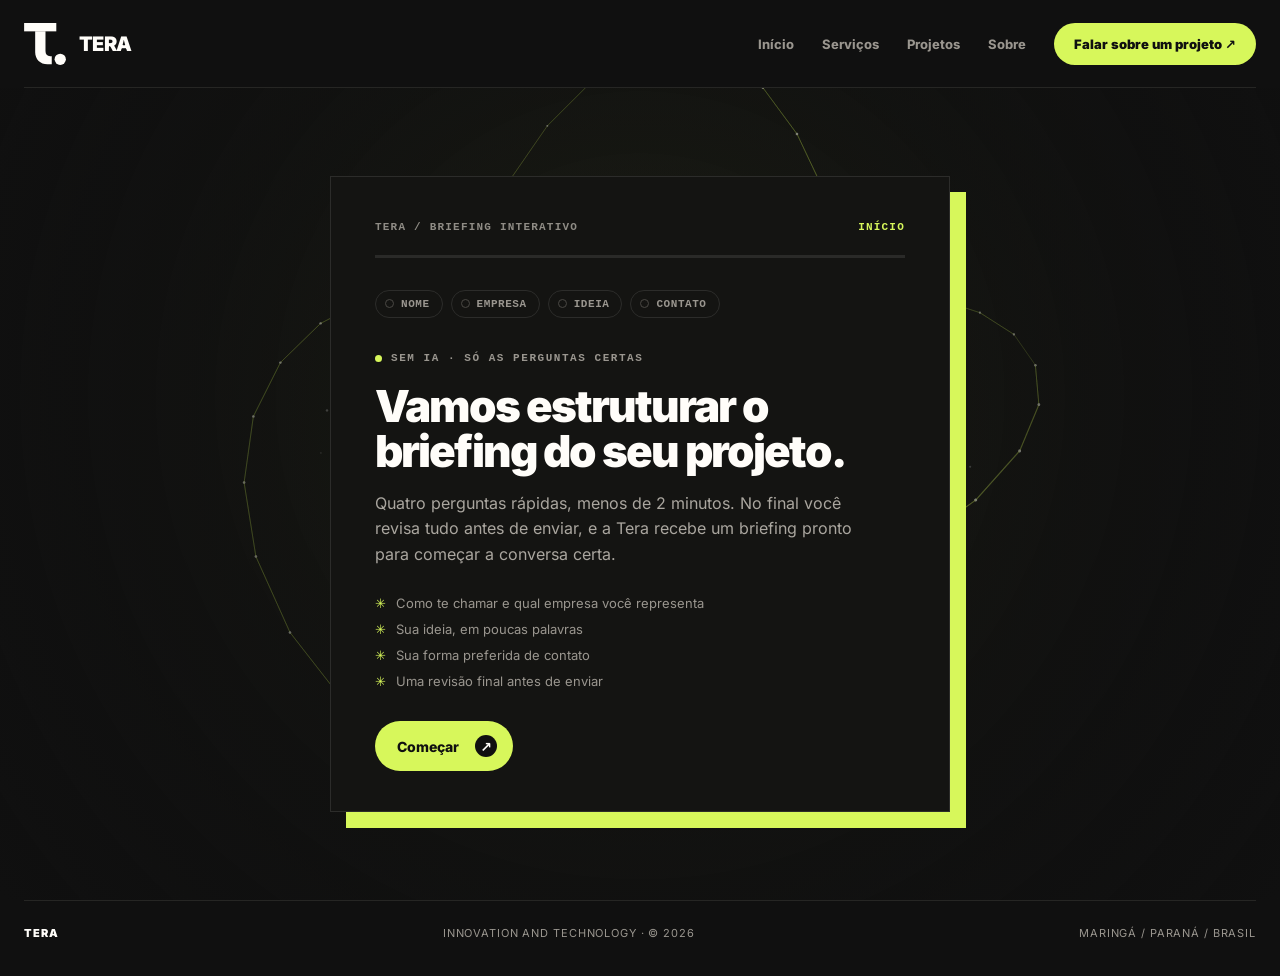
<file: briefing.html>
<!doctype html><html lang="pt-BR"><head><meta charset="utf-8"/><meta name="viewport" content="width=device-width,initial-scale=1"/><meta name="description" content="Responda 4 perguntas rápidas sobre o seu projeto e envie o briefing direto para a equipe da Tera."/><meta name="theme-color" content="#101010"/><meta property="og:title" content="Briefing do Projeto — Tera"/><meta property="og:description" content="Responda 4 perguntas rápidas sobre o seu projeto e envie o briefing direto para a equipe da Tera."/><meta property="og:type" content="website"/><meta property="og:url" content="https://teralabs.cloud/briefing.html"/><link rel="canonical" href="https://teralabs.cloud/briefing.html"/><link rel="preload" href="assets/fonts/inter-latin.woff2" as="font" type="font/woff2" crossorigin><link rel="icon" href="assets/images/tera_simbolo_oficial_preta.svg" type="image/svg+xml"><link rel="apple-touch-icon" href="assets/images/tera_simbolo_oficial_preta.png"><meta property="og:image" content="https://teralabs.cloud/assets/images/tera_logo_oficial_preview.jpg"/><meta property="og:site_name" content="Tera Innovation and Technology"/><meta property="og:image:width" content="1600"/><meta property="og:image:height" content="1000"/><meta property="og:image:alt" content="Marca da Tera Innovation and Technology"/><meta name="twitter:image:alt" content="Marca da Tera Innovation and Technology"/><meta name="twitter:card" content="summary_large_image"/><meta name="twitter:image" content="https://teralabs.cloud/assets/images/tera_logo_oficial_preview.jpg"/><meta name="robots" content="index, follow"/><title>Briefing do Projeto — Tera</title><style>
    /* Esta página tem CSS próprio e não carrega tera-site.css, então declara a
       fonte da marca aqui. Sem isto o "Inter" do font-family cai no fallback
       do sistema, como acontecia no site inteiro. Caminho relativo à raiz. */
    @font-face{font-family:'Inter';font-style:normal;font-weight:100 900;font-display:swap;src:url('assets/fonts/inter-latin.woff2') format('woff2');unicode-range:U+0000-00FF,U+0131,U+0152-0153,U+02BB-02BC,U+02C6,U+02DA,U+02DC,U+0304,U+0308,U+0329,U+2000-206F,U+20AC,U+2122,U+2191,U+2193,U+2212,U+2215,U+FEFF,U+FFFD}
    @font-face{font-family:'Inter';font-style:normal;font-weight:100 900;font-display:swap;src:url('assets/fonts/inter-latin-ext.woff2') format('woff2');unicode-range:U+0100-02BA,U+02BD-02C5,U+02C7-02CC,U+02CE-02D7,U+02DD-02FF,U+0304,U+0308,U+0329,U+1D00-1DBF,U+1E00-1E9F,U+1EF2-1EFF,U+2020,U+20A0-20AB,U+20AD-20C0,U+2113,U+2C60-2C7F,U+A720-A7FF}

    :root {
      --ink:#101010; --paper:#f5f3ef; --white:#fffdf9; --muted:#6d6962;
      --line:#d8d4cc; --acid:#d7f75b; --soft:#e9e6df; --max:1240px;
      /* Superfície da página: o cabeçalho fixo do menu mobile lê daqui, para
         acompanhar o fundo escuro desta página em vez do claro das internas.
         A pílula do botão de menu inverte pelo mesmo motivo. */
      --surface:#101010;
      --pill-bg:#fffdf9; --pill-fg:#101010; --pill-bg-hover:#e9e6df;
    }
    *{box-sizing:border-box} html{scroll-behavior:smooth} body{margin:0;background:var(--ink);color:var(--white);font-family:Inter,ui-sans-serif,system-ui,-apple-system,BlinkMacSystemFont,"Segoe UI",sans-serif;-webkit-font-smoothing:antialiased} a{color:inherit;text-decoration:none} button{font:inherit} .wrap{width:min(calc(100% - 48px),var(--max));margin:0 auto}
    .skip{position:absolute;left:-999px;top:10px;background:var(--acid);color:var(--ink);padding:12px 16px;z-index:100;font-weight:800}.skip:focus{left:10px}
    :focus-visible{outline:3px solid var(--acid);outline-offset:4px}
    header{height:88px;display:flex;align-items:center;justify-content:space-between;border-bottom:1px solid #262624}
    .brand{display:inline-flex;align-items:center;gap:13px;font-weight:900;letter-spacing:-.04em;color:var(--white)}.brand-mark{width:42px;height:42px;display:block}.brand-word{font-size:20px}
    nav{display:flex;align-items:center;gap:28px;font-size:13px;font-weight:750}nav a{color:#9a968f;transition:color .2s ease;position:relative;padding:6px 0}nav a:hover,nav a:focus-visible{color:var(--white)}nav a.nav-active:not(.nav-cta){color:var(--white);font-weight:900}
    .nav-cta{background:var(--acid);color:var(--ink);border-radius:999px;padding:13px 20px;border:0;cursor:pointer;transition:transform .2s ease,background .2s ease}.nav-cta:hover{transform:translateY(-2px);background:#e5ff82}
    /* O CTA já é a pílula lima; marcá-lo como página atual não pode trocar o
       texto para branco (ficava 1.19:1 sobre o lima, ilegível). */
    nav a.nav-cta.nav-active{color:var(--ink);font-weight:900}

    .preloader{position:fixed;inset:0;z-index:2000;display:grid;place-items:center;background:var(--ink);color:var(--white);transition:opacity .65s cubic-bezier(.2,.75,.2,1),visibility .65s}.preloader.done{opacity:0;visibility:hidden}.preloader-inner{display:grid;justify-items:center;gap:22px}.preloader-mark{width:82px;height:82px;color:var(--white);animation:intro-spin 1.2s cubic-bezier(.2,.8,.2,1) both}.preloader-mark circle{fill:var(--acid)}.preloader-label{font:800 10px ui-monospace,SFMono-Regular,monospace;letter-spacing:.22em;color:#aaa69f}
    @keyframes intro-spin{from{opacity:0;transform:scale(.55) rotate(-35deg)}to{opacity:1;transform:none}}
    .cursor-aura{position:fixed;left:0;top:0;width:280px;height:280px;border-radius:50%;pointer-events:none;z-index:0;opacity:0;background:radial-gradient(circle,rgba(215,247,91,.14),rgba(215,247,91,0) 68%);transform:translate3d(-50%,-50%,0);transition:opacity .3s;mix-blend-mode:screen}.cursor-aura.active{opacity:1}
    #scroll-progress{position:fixed;left:0;top:0;height:3px;width:100%;z-index:999;transform:scaleX(0);transform-origin:left;background:var(--acid);pointer-events:none}

    .briefing-stage{position:relative;min-height:calc(100vh - 88px);display:grid;place-items:center;overflow:hidden;padding:56px 20px}
    .briefing-orbit-backdrop{position:absolute;inset:0;z-index:0}
    #briefing-orbit{position:absolute;inset:0;width:100%;height:100%;display:block}
    .briefing-vignette{position:absolute;inset:0;z-index:1;background:radial-gradient(circle at 50% 38%,rgba(16,16,16,.05) 0%,rgba(16,16,16,.62) 60%,rgba(16,16,16,.94) 100%);pointer-events:none}

    .briefing-card{position:relative;z-index:2;width:min(620px,100%);background:#141412;border:1px solid #2c2c2a;padding:44px 44px 40px;box-shadow:16px 16px 0 var(--acid)}
    .briefing-kicker{display:flex;justify-content:space-between;align-items:center;gap:16px;font:800 11px ui-monospace,SFMono-Regular,monospace;letter-spacing:.11em;color:#8f8c85;margin-bottom:22px;text-transform:uppercase}
    .briefing-kicker b{color:var(--acid);font-weight:800}
    .briefing-progress{height:3px;background:#2a2a28;margin-bottom:32px;overflow:hidden}
    .briefing-progress i{display:block;height:100%;background:var(--acid);width:0%;transition:width .5s cubic-bezier(.2,.8,.2,1)}

    .wizard-step{display:none}
    .wizard-step.active{display:block;animation:step-in .5s cubic-bezier(.16,1,.3,1) both}
    @keyframes step-in{from{opacity:0;transform:translateY(14px)}to{opacity:1;transform:none}}
    .wizard-step h2{font-size:clamp(25px,4vw,36px);line-height:1.08;letter-spacing:-.04em;margin:0 0 12px;font-weight:800}
    .wizard-step p.hint{color:#9a968f;font-size:14px;line-height:1.55;margin:0 0 26px;max-width:460px}

    .wizard-field{margin-bottom:6px}
    .wizard-field input[type=text],.wizard-field input[type=email],.wizard-field input[type=tel],.wizard-field textarea{width:100%;border:0;border-bottom:1px solid #3c3c39;border-radius:0;background:transparent;color:var(--white);font:inherit;font-size:20px;font-weight:600;line-height:1.4;padding:9px 0 14px;outline:0;transition:border-color .2s}
    .wizard-field textarea{min-height:104px;resize:vertical;font-size:17px;font-weight:500}
    .wizard-field input::placeholder,.wizard-field textarea::placeholder{color:#5c5a55;font-weight:500}
    .wizard-field input:focus,.wizard-field textarea:focus{border-color:var(--acid)}
    .char-count{margin-top:8px;font:700 11px ui-monospace,SFMono-Regular,monospace;color:#9a968f;text-align:right}
    .skip-field{background:none;border:0;color:#9a968f;font-size:12px;text-decoration:underline;text-underline-offset:3px;cursor:pointer;padding:10px 0 0}
    .skip-field:hover{color:var(--acid)}

    .choice-row{display:flex;flex-wrap:wrap;gap:10px;margin-bottom:4px}
    .choice-btn{border:1px solid #3c3c39;background:transparent;color:var(--white);border-radius:999px;padding:12px 20px;font-weight:750;font-size:14px;cursor:pointer;transition:all .2s}
    .choice-btn:hover{border-color:#77746e}
    .choice-btn.selected{background:var(--acid);border-color:var(--acid);color:var(--ink)}
    .contact-value{margin-top:22px;display:none}
    .contact-value.visible{display:block;animation:step-in .35s cubic-bezier(.16,1,.3,1) both}

    .wizard-nav{display:flex;justify-content:space-between;align-items:center;margin-top:30px;gap:16px}
    .wizard-back{background:none;border:0;color:#9a968f;font:750 12px ui-monospace,SFMono-Regular,monospace;letter-spacing:.06em;text-transform:uppercase;cursor:pointer;padding:10px 0}
    .wizard-back:hover{color:var(--white)}
    .wizard-next,.wizard-submit,.start-button{display:inline-flex;align-items:center;gap:16px;border:0;border-radius:999px;background:var(--acid);color:var(--ink);padding:14px 16px 14px 22px;font-weight:800;font-size:14px;cursor:pointer;transition:transform .2s,background .2s,opacity .2s;white-space:nowrap}
    .wizard-next:hover,.wizard-submit:hover,.start-button:hover{transform:translateY(-2px);background:#e5ff82}
    .wizard-next .arrow,.wizard-submit .arrow,.start-button .arrow{width:22px;height:22px;display:grid;place-items:center;border-radius:50%;background:var(--ink);color:var(--white);font-size:14px;flex:none}
    .wizard-submit:disabled{opacity:.55;cursor:wait;transform:none}
    .wizard-error{color:#ff9a86;font-size:13px;margin-top:14px;min-height:16px}

    .step-cover .eyebrow-mini{display:inline-flex;align-items:center;gap:9px;color:#9a968f;font:800 11px ui-monospace,SFMono-Regular,monospace;letter-spacing:.14em;text-transform:uppercase;margin-bottom:20px}
    .step-cover .eyebrow-mini i{width:7px;height:7px;border-radius:50%;background:var(--acid);display:block}
    .step-cover h1{font-size:clamp(30px,5vw,44px);line-height:1.03;letter-spacing:-.045em;margin:0 0 16px;font-weight:900}
    .step-cover>p{color:#aaa69f;font-size:16px;line-height:1.6;max-width:480px;margin:0 0 28px}
    .step-cover-list{display:flex;flex-direction:column;gap:10px;margin:0 0 32px;padding:0;font-size:13px;color:#9a968f}
    .step-cover-list li{display:flex;gap:10px;align-items:flex-start;list-style:none}
    .step-cover-list li:before{content:"✳";color:var(--acid);flex:none}

    .review-list{border-top:1px solid #2c2c2a;margin-bottom:4px}
    .review-row{display:grid;grid-template-columns:120px 1fr;gap:16px;padding:16px 0;border-bottom:1px solid #2c2c2a}
    .review-row span{font:750 11px ui-monospace,SFMono-Regular,monospace;letter-spacing:.06em;text-transform:uppercase;color:#8f8c85}
    .review-row b{font-size:15px;font-weight:650;line-height:1.4;word-break:break-word}

    .step-success .success-mark{width:52px;height:52px;border-radius:50%;background:var(--acid);color:var(--ink);display:grid;place-items:center;font-size:26px;font-weight:900;margin-bottom:24px}
    .step-success h2{margin-bottom:14px}
    .step-success p{color:#aaa69f;font-size:15px;line-height:1.6;max-width:460px;margin:0 0 28px}
    .step-success .start-button{background:var(--white)}
    .step-success .start-button:hover{background:#e5e2da}
    .step-success .start-button .arrow{background:var(--acid);color:var(--ink)}

    .wizard-alt{margin-top:26px;padding-top:22px;border-top:1px solid #2c2c2a;font-size:13px;color:#77746e;line-height:1.5}
    .wizard-alt a{color:#9a968f;text-decoration:underline;text-underline-offset:3px}
    .wizard-alt a:hover{color:var(--acid)}

    .visually-hidden{position:absolute!important;width:1px;height:1px;margin:-1px;padding:0;overflow:hidden;clip:rect(0,0,0,0);white-space:nowrap;border:0}

    .briefing-checklist{display:flex;flex-wrap:wrap;gap:8px;margin-bottom:28px;list-style:none;padding:0}
    .briefing-checklist span{display:inline-flex;align-items:center;gap:7px;font:700 11px ui-monospace,SFMono-Regular,monospace;letter-spacing:.05em;text-transform:uppercase;color:#9a968f;padding:7px 12px 7px 9px;border:1px solid #2c2c2a;border-radius:999px;transition:color .25s,border-color .25s}
    .briefing-checklist span i{width:9px;height:9px;border-radius:50%;border:1.5px solid #4a4844;flex:none;transition:all .25s}
    .briefing-checklist span.done{color:var(--white);border-color:#3c3c39}
    .briefing-checklist span.done i{background:var(--acid);border-color:var(--acid)}

    .review-summary{font-size:16px;line-height:1.55;color:var(--white);margin:0 0 20px;max-width:520px}
    .review-details{border-top:1px solid #2c2c2a;margin-bottom:4px}
    .review-details summary{cursor:pointer;list-style:none;display:flex;align-items:center;gap:10px;padding:16px 0;font:750 12px ui-monospace,SFMono-Regular,monospace;letter-spacing:.06em;text-transform:uppercase;color:#9a968f}
    .review-details summary::-webkit-details-marker{display:none}
    .review-details summary::before{content:"+";width:18px;height:18px;border:1px solid #3c3c39;border-radius:50%;display:grid;place-items:center;font-size:13px;flex:none}
    .review-details[open] summary::before{content:"−"}
    .review-details summary:hover{color:var(--white)}
    .review-details .review-list{border-top:1px solid #2c2c2a;margin-bottom:0}

    .download-link{display:inline-flex;align-items:center;gap:8px;background:none;border:0;color:#9a968f;font:700 12px ui-monospace,SFMono-Regular,monospace;letter-spacing:.05em;text-transform:uppercase;cursor:pointer;padding:0;margin:18px 0 0;text-decoration:underline;text-underline-offset:3px}
    .download-link:hover{color:var(--acid)}

    .review-actions{display:flex;flex-direction:column;gap:10px;margin-top:28px}
    .talk-direct{margin:6px 0 0;font-size:12.5px;line-height:1.5;color:#9a968f;text-align:center}
    .talk-direct a{color:var(--acid);text-decoration:underline;text-underline-offset:3px}
    .talk-direct a:hover{color:var(--white)}
    .action-primary,.action-secondary{display:flex;align-items:center;justify-content:space-between;gap:16px;border:0;border-radius:999px;padding:16px 22px;font-weight:800;font-size:14.5px;cursor:pointer;transition:transform .2s,background .2s,opacity .2s;width:100%}
    .action-primary{background:var(--acid);color:var(--ink)}
    .action-primary:hover{transform:translateY(-2px);background:#e5ff82}
    .action-secondary{background:transparent;border:1px solid #3c3c39;color:var(--white)}
    .action-secondary:hover{border-color:#77746e}
    .action-primary .arrow,.action-secondary .arrow{width:22px;height:22px;display:grid;place-items:center;border-radius:50%;font-size:14px;flex:none}
    .action-primary .arrow{background:var(--ink);color:var(--acid)}
    .action-secondary .arrow{background:#2c2c2a;color:var(--white)}
    .action-primary:disabled,.action-secondary:disabled{opacity:.55;cursor:wait;transform:none}

    /* Nota de rodapé: o aviso fica disponível sem ocupar o topo da conversa. */
    .ai-disclaimer{margin:14px 0 0;font-size:11.5px;line-height:1.5;color:#9a968f}
    .ai-disclaimer a{color:var(--acid);text-decoration:underline;text-underline-offset:3px}
    .ai-disclaimer a:hover{color:var(--white)}
    .ai-thread{display:flex;flex-direction:column;gap:12px;max-height:min(420px,52vh);overflow-y:auto;overflow-x:hidden;padding-right:4px;margin-bottom:18px;scroll-behavior:smooth}
    .ai-msg{max-width:88%;padding:12px 15px;border-radius:14px;font-size:14.5px;line-height:1.5;margin:0;animation:ai-msg-in .25s ease both;overflow-wrap:break-word;word-break:break-word}
    @keyframes ai-msg-in{from{opacity:0;transform:translateY(4px)}to{opacity:1;transform:translateY(0)}}
    .ai-msg.bot{background:#1c1c19;border:1px solid #2c2c2a;align-self:flex-start;border-bottom-left-radius:4px}
    .ai-msg.user{background:var(--acid);color:var(--ink);align-self:flex-end;border-bottom-right-radius:4px;font-weight:600}
    .ai-msg p{margin:0 0 8px}
    .ai-msg p:last-child{margin-bottom:0}
    .ai-msg ul{margin:0 0 8px;padding-left:18px}
    .ai-msg ul:last-child{margin-bottom:0}
    .ai-msg li{margin:0 0 4px}
    .ai-msg strong{color:var(--acid)}
    .ai-msg.user strong{color:var(--ink)}
    .ai-msg.typing{display:inline-flex;gap:9px;align-items:center;padding:13px 16px}
    .ai-msg.typing .ai-typing-visual{display:inline-flex;gap:9px;align-items:center}
    .ai-msg.typing .ai-dots{display:inline-flex;gap:5px;align-items:center;flex:none}
    .ai-msg.typing .ai-dots i{width:6px;height:6px;border-radius:50%;background:#6f6d67;animation:ai-blink 1.1s infinite ease-in-out}
    .ai-msg.typing .ai-dots i:nth-child(2){animation-delay:.15s}
    .ai-msg.typing .ai-dots i:nth-child(3){animation-delay:.3s}
    .ai-msg.typing .ai-status{font-size:12.5px;color:#9a968f;letter-spacing:.02em}
    @keyframes ai-blink{0%,80%,100%{opacity:.3;transform:scale(.85)}40%{opacity:1;transform:scale(1)}}
    .ai-msg.error{background:#1c1c19;border:1px solid #2c2c2a;color:#c8c4bc}
    .ai-msg.error .ai-error-title{display:block;color:#e8b9a6;font-weight:700;margin-bottom:4px}
    .ai-msg.error .ai-error-body{display:block}
    .ai-msg.error .ai-retry{display:flex;align-items:center;gap:6px;margin-top:12px;background:none;border:1px solid #3c3c39;color:var(--white);border-radius:999px;padding:8px 14px;font:700 11.5px ui-monospace,SFMono-Regular,monospace;letter-spacing:.04em;text-transform:uppercase;cursor:pointer;transition:border-color .2s,color .2s}
    .ai-msg.error .ai-retry:hover{border-color:var(--acid);color:var(--acid)}
    .ai-form{display:flex;gap:10px}
    .ai-form textarea{flex:1;resize:none;border:1px solid #3c3c39;background:transparent;color:var(--white);border-radius:14px;padding:13px 16px;font:inherit;font-size:14.5px;line-height:1.4;outline:0;min-height:48px;max-height:120px;transition:border-color .2s}
    .ai-form textarea:focus{border-color:var(--acid)}
    .ai-form button{border:0;border-radius:50%;width:48px;height:48px;flex:none;background:var(--acid);color:var(--ink);font-size:16px;cursor:pointer;transition:transform .2s,background .2s;display:grid;place-items:center}
    .ai-form button:hover{transform:translateY(-2px);background:#e5ff82}
    .ai-form button:disabled{opacity:.5;cursor:wait;transform:none}

    #sucesso-banner{display:none}
    #sucesso-banner:target{display:block}

    #print-briefing{display:none}
    @media print{
      body *{visibility:hidden}
      #print-briefing,#print-briefing *{visibility:visible}
      #print-briefing{display:block;position:absolute;left:0;top:0;width:100%;background:#fff;color:#101010;padding:56px 60px;font-family:Inter,ui-sans-serif,system-ui,sans-serif}
      .print-header{display:flex;align-items:center;gap:14px;margin-bottom:8px}
      .print-header svg{width:38px;height:38px;color:#101010}
      .print-header span{font-size:19px;font-weight:900;letter-spacing:-.03em}
      .print-bar{height:5px;background:#d7f75b;width:64px;margin-bottom:28px}
      #print-briefing .print-title{font-size:26px;font-weight:800;margin:0 0 26px;letter-spacing:-.02em}
      #print-fields dt{font:750 11px ui-monospace,SFMono-Regular,monospace;letter-spacing:.06em;text-transform:uppercase;color:#77746e;margin-top:18px}
      #print-fields dd{margin:4px 0 0;font-size:15.5px;line-height:1.5}
      #print-refino h2{font-size:15px;font-weight:800;margin:34px 0 4px;padding-top:20px;border-top:1px solid #d8d4cc;letter-spacing:-.01em}
      .print-turn{margin:14px 0 0;font-size:13.5px;line-height:1.55;page-break-inside:avoid}
      .print-turn>b{display:block;font:750 10px ui-monospace,SFMono-Regular,monospace;letter-spacing:.08em;text-transform:uppercase;color:#77746e;margin-bottom:3px}
      .print-turn p{margin:0 0 6px}
      .print-turn p:last-child{margin-bottom:0}
      .print-turn ul{margin:4px 0 6px;padding-left:18px}
      .print-turn li{margin:0 0 2px}
      .print-turn strong{font-weight:750}
      .print-turn.user{padding-left:14px;border-left:3px solid #d7f75b}
      .print-footer{margin-top:48px;font-size:11px;color:#77746e;letter-spacing:.03em}
    }

    footer.site-footer{width:min(calc(100% - 48px),var(--max));margin:0 auto;display:flex;justify-content:space-between;align-items:center;color:#9a968f;font-size:11px;letter-spacing:.08em;text-transform:uppercase;padding:25px 0 36px;border-top:1px solid #262624}
    .footer-brand{color:var(--white);font-weight:900}

    @media(prefers-reduced-motion:reduce){html{scroll-behavior:auto}.wizard-step.active,.contact-value.visible{animation:none}*{transition-duration:.01ms!important}}

    @media(max-width:900px){nav a:not(.nav-cta){display:none}}
    @media(max-width:640px){.wrap{width:min(calc(100% - 32px),var(--max))}header{height:74px}.brand-word{font-size:17px}.brand-mark{width:36px;height:36px}.nav-cta{padding:12px 15px}.briefing-stage{padding:34px 14px}.briefing-card{padding:28px 22px 26px;box-shadow:8px 8px 0 var(--acid)}.wizard-nav{flex-wrap:wrap}.wizard-next,.wizard-submit,.start-button{width:100%;justify-content:space-between}.wizard-back{order:2}footer.site-footer{display:block;line-height:2;width:min(calc(100% - 32px),var(--max))}.ai-thread{max-height:min(340px,48vh)}.ai-msg{max-width:94%;font-size:14px}.ai-form textarea{font-size:16px}}
  </style><link rel="stylesheet" href="assets/css/menu.css">
<script src="assets/js/menu.js" defer></script>
</head><body><div class="preloader" id="preloader" aria-hidden="true"><div class="preloader-inner"><svg class="preloader-mark" viewBox="0 0 340 342"><rect x="0" y="0" width="262" height="68" fill="currentColor"/><path d="M90 68h84v160c0 28 13 42 38 42h13v66h-35c-58 0-100-41-100-98z" fill="currentColor"/><circle cx="294" cy="296" r="46"/></svg><div class="preloader-label">TERA / INICIANDO MOVIMENTO</div></div></div><div class="cursor-aura" id="cursor-aura" aria-hidden="true"></div><div id="scroll-progress" aria-hidden="true"></div><a class="skip" href="#conteudo">Pular para o conteúdo</a><div class="wrap"><header><a class="brand" href="index.html" aria-label="Tera início"><svg class="brand-mark" viewBox="0 0 340 342" role="img" aria-label="Símbolo oficial da Tera"><rect x="0" y="0" width="262" height="68" fill="currentColor"/><path d="M90 68h84v160c0 28 13 42 38 42h13v66h-35c-58 0-100-41-100-98z" fill="currentColor"/><circle cx="294" cy="296" r="46" fill="currentColor"/></svg><span class="brand-word">TERA</span></a><nav aria-label="Navegação principal"><a href="index.html">Início</a><a href="servicos.html">Serviços</a><a href="projetos.html">Projetos</a><a href="sobre.html">Sobre</a><a href="briefing.html" class="nav-cta nav-active">Falar sobre um projeto ↗</a></nav></header></div><main id="conteudo"><section class="briefing-stage" aria-labelledby="briefing-title"><div class="briefing-orbit-backdrop" aria-hidden="true"><canvas id="briefing-orbit"></canvas></div><div class="briefing-vignette" aria-hidden="true"></div>

<div id="sucesso-banner" class="wrap" style="position:relative;z-index:2;max-width:620px;margin:0 auto 18px;text-align:center;color:var(--acid);font:750 12px ui-monospace,SFMono-Regular,monospace;letter-spacing:.08em;text-transform:uppercase">✳ Briefing recebido — a equipe da Tera vai te chamar em breve</div>

<div class="briefing-card">
<div class="briefing-kicker"><span>TERA / BRIEFING INTERATIVO</span><b id="step-counter">INÍCIO</b></div>
<div class="briefing-progress" aria-hidden="true"><i id="progress-fill"></i></div>
<div class="briefing-checklist" id="briefing-checklist" aria-hidden="true">
  <span data-check="nome"><i></i>Nome</span>
  <span data-check="empresa"><i></i>Empresa</span>
  <span data-check="ideia"><i></i>Ideia</span>
  <span data-check="contato"><i></i>Contato</span>
</div>

<form id="briefing-form" action="https://formsubmit.co/contato@teralabs.cloud" method="POST" novalidate>
<input type="hidden" name="_subject" value="Novo briefing — Experiência Tera"/>
<input type="hidden" name="_template" value="table"/>
<input type="hidden" name="_next" value="https://teralabs.cloud/briefing.html?enviado=1#sucesso-banner"/>
<!-- Cópia do briefing para o próprio lead, preenchida no envio só quando ele
     informou um e-mail. Fica vazio para WhatsApp, telefone ou "outro". -->
<input type="hidden" name="_cc" id="copia-lead" value=""/>
<input type="text" name="_honey" class="skip-field" autocomplete="off" tabindex="-1" aria-hidden="true" style="position:absolute!important;left:-9999px!important;width:1px!important;height:1px!important;opacity:0!important"/>

<div class="wizard-step step-cover active" data-step="0">
  <div class="eyebrow-mini"><i></i>SEM IA · SÓ AS PERGUNTAS CERTAS</div>
  <h1 id="briefing-title">Vamos estruturar o briefing do seu projeto.</h1>
  <p>Quatro perguntas rápidas, menos de 2 minutos. No final você revisa tudo antes de enviar, e a Tera recebe um briefing pronto para começar a conversa certa.</p>
  <ul class="step-cover-list"><li>Como te chamar e qual empresa você representa</li><li>Sua ideia, em poucas palavras</li><li>Sua forma preferida de contato</li><li>Uma revisão final antes de enviar</li></ul>
  <button type="button" class="start-button" data-action="start">Começar <span class="arrow">↗</span></button>
</div>

<div class="wizard-step" data-step="1">
  <h2>Como prefere ser chamado?</h2>
  <p class="hint">Nome ou apelido — como a equipe da Tera deve se dirigir a você.</p>
  <div class="wizard-field"><label class="visually-hidden" for="nome">Como prefere ser chamado</label><input type="text" id="nome" name="nome" placeholder="Seu nome ou apelido" autocomplete="name"/></div>
  <button type="button" class="skip-field" data-action="skip-nome">Prefiro não informar agora →</button>
  <p class="wizard-error" data-error-for="1"></p>
  <div class="wizard-nav"><span></span><button type="button" class="wizard-next" data-action="next">Continuar <span class="arrow">↗</span></button></div>
</div>

<div class="wizard-step" data-step="2">
  <h2>Qual empresa você representa?</h2>
  <p class="hint">Se ainda não tem uma empresa formal, sem problema — pode pular esta pergunta.</p>
  <div class="wizard-field"><input type="text" id="empresa" name="empresa" placeholder="Nome da empresa" autocomplete="organization"/></div>
  <button type="button" class="skip-field" data-action="skip-empresa">Ainda não tenho uma empresa →</button>
  <div class="wizard-nav"><button type="button" class="wizard-back" data-action="back">← Voltar</button><button type="button" class="wizard-next" data-action="next">Continuar <span class="arrow">↗</span></button></div>
</div>

<div class="wizard-step" data-step="3">
  <h2>Descreva em poucas palavras a sua ideia.</h2>
  <p class="hint">Não precisa ser perfeito. Ex.: "Um sistema para organizar os pedidos da minha loja" ou "Automatizar o atendimento do meu WhatsApp".</p>
  <div class="wizard-field"><textarea id="ideia" name="ideia" placeholder="Conte a ideia com suas palavras…" maxlength="600" required></textarea><div class="char-count"><span id="ideia-count">0</span>/600</div></div>
  <button type="button" class="skip-field" data-action="skip-ideia">Ainda não sei bem, só quero conversar →</button>
  <p class="wizard-error" data-error-for="3"></p>
  <div class="wizard-nav"><button type="button" class="wizard-back" data-action="back">← Voltar</button><button type="button" class="wizard-next" data-action="next">Continuar <span class="arrow">↗</span></button></div>
</div>

<div class="wizard-step" data-step="4">
  <h2>Qual sua forma de contato preferida?</h2>
  <p class="hint">Escolha como prefere que a Tera fale com você.</p>
  <div class="choice-row" role="group" aria-label="Forma de contato preferida">
    <button type="button" class="choice-btn" data-method="E-mail">E-mail</button>
    <button type="button" class="choice-btn" data-method="WhatsApp">WhatsApp</button>
    <button type="button" class="choice-btn" data-method="Telefone">Telefone</button>
    <button type="button" class="choice-btn" data-method="Outro">Outro</button>
  </div>
  <input type="hidden" id="contato_metodo" name="contato_metodo" required/>
  <div class="contact-value" id="contact-email-wrap"><div class="wizard-field"><input type="email" id="contato_email" name="contato_email" placeholder="voce@empresa.com" autocomplete="email"/></div></div>
  <div class="contact-value" id="contact-fone-wrap"><div class="wizard-field"><label class="visually-hidden" for="contato_fone" id="rotulo-fone">Número com DDD</label><input type="tel" id="contato_fone" name="contato_fone" placeholder="(44) 99999-9999" autocomplete="tel" inputmode="tel"/></div></div>
  <div class="contact-value" id="contact-outro-wrap"><div class="wizard-field"><label class="visually-hidden" for="contato_outro">Como podemos te encontrar</label><input type="text" id="contato_outro" name="contato_outro" placeholder="Como podemos te encontrar? (Instagram, Telegram…)"/></div></div>
  <p class="wizard-error" data-error-for="4"></p>
  <div class="wizard-nav"><button type="button" class="wizard-back" data-action="back">← Voltar</button><button type="button" class="wizard-next" data-action="next">Revisar briefing <span class="arrow">↗</span></button></div>
</div>

<div class="wizard-step" data-step="5">
  <h2>Seu briefing está pronto.</h2>
  <p class="review-summary" id="review-summary">—</p>
  <details class="review-details">
    <summary>Ver briefing completo</summary>
    <div class="review-list">
      <div class="review-row"><span>Nome</span><b id="review-nome">—</b></div>
      <div class="review-row"><span>Empresa</span><b id="review-empresa">—</b></div>
      <div class="review-row"><span>Ideia</span><b id="review-ideia">—</b></div>
      <div class="review-row"><span>Contato</span><b id="review-contato">—</b></div>
    </div>
  </details>
  <button type="button" class="download-link" data-action="download">Baixar briefing (PDF) ↓</button>
  <noscript><p class="hint" style="margin-top:16px">Revise as respostas preenchidas acima antes de clicar em enviar.</p></noscript>
  <p class="wizard-error" data-error-for="5"></p>
  <div class="wizard-nav"><button type="button" class="wizard-back" data-action="back">← Voltar</button><span></span></div>
  <div class="review-actions">
    <button type="submit" class="action-primary" id="submit-button">Enviar direto para a Tera <span class="arrow">↗</span></button>
    <button type="button" class="action-secondary" data-action="open-ai">Melhorar com a Tera AI <span class="arrow">✳</span></button>
    <p class="talk-direct">Prefere conversar com uma pessoa? <a id="link-falar-direto" href="mailto:contato@teralabs.cloud">Fale direto com a Tera</a>.</p>
  </div>
</div>

</form>

<div class="wizard-step step-success" data-step="success" id="success-step">
  <div class="success-mark">✓</div>
  <h2>Briefing enviado.</h2>
  <p>A equipe da Tera vai analisar as respostas e volta com um próximo passo pelo contato que você escolheu.</p>
  <a class="start-button" href="index.html">Voltar ao início <span class="arrow">↗</span></a>
</div>

<div class="wizard-step step-ai" data-step="ai" id="ai-step">
  <h2>Vamos refinar com a Tera AI.</h2>
  <div class="ai-thread" id="ai-thread" role="log" aria-live="polite" aria-label="Conversa com a Tera AI"></div>
  <p class="wizard-error" id="ai-error"></p>
  <form class="ai-form" id="ai-form">
    <label class="visually-hidden" for="ai-input">Mensagem para a Tera AI</label>
    <textarea id="ai-input" rows="1" placeholder="Escreva sua resposta…"></textarea>
    <button type="submit" aria-label="Enviar mensagem"><span aria-hidden="true">↗</span></button>
  </form>
  <p class="ai-disclaimer">A Tera AI é uma inteligência artificial e pode cometer erros. Prefere falar com uma pessoa? <a href="mailto:contato@teralabs.cloud?subject=Quero%20falar%20com%20a%20Tera">Fale direto com a Tera</a>.</p>
  <div class="wizard-nav" style="margin-top:18px"><button type="button" class="wizard-back" data-action="close-ai">← Voltar para o briefing</button><span></span></div>
</div>

</div>

<div id="print-briefing" aria-hidden="true">
  <div class="print-header"><svg viewBox="0 0 340 342" role="img" aria-label="Símbolo oficial da Tera"><rect x="0" y="0" width="262" height="68" fill="currentColor"/><path d="M90 68h84v160c0 28 13 42 38 42h13v66h-35c-58 0-100-41-100-98z" fill="currentColor"/><circle cx="294" cy="296" r="46" fill="currentColor"/></svg><span>TERA</span></div>
  <div class="print-bar"></div>
  <p class="print-title">Briefing do Projeto</p>
  <dl id="print-fields"></dl>
  <div id="print-refino" hidden></div>
  <p class="print-footer">Gerado em <span id="print-date"></span> · teralabs.cloud</p>
</div>

</section></main><footer class="site-footer"><span class="footer-brand">TERA</span><span>Innovation and Technology · © 2026</span><span>Maringá / Paraná / Brasil</span></footer>

<script>
(()=>{
  const reduced = matchMedia('(prefers-reduced-motion: reduce)').matches;

  const preloader = document.getElementById('preloader');
  const finishIntro = () => preloader?.classList.add('done');
  if (reduced) finishIntro(); else { addEventListener('load', () => setTimeout(finishIntro, 520), { once: true }); setTimeout(finishIntro, 1600); }

  const aura = document.getElementById('cursor-aura');
  if (aura && !reduced && matchMedia('(pointer:fine)').matches) {
    addEventListener('pointermove', e => { aura.classList.add('active'); aura.style.left = `${e.clientX}px`; aura.style.top = `${e.clientY}px`; }, { passive: true });
    document.documentElement.addEventListener('mouseleave', () => aura.classList.remove('active'));
  }

  const progress = document.getElementById('scroll-progress');
  let scrollTick = false;
  const updateProgress = () => { const max = document.documentElement.scrollHeight - innerHeight; progress.style.transform = `scaleX(${max > 0 ? scrollY / max : 0})`; scrollTick = false; };
  addEventListener('scroll', () => { if (!scrollTick) { requestAnimationFrame(updateProgress); scrollTick = true; } }, { passive: true }); updateProgress();

  // --- Wizard ---
  const form = document.getElementById('briefing-form');
  const card = document.querySelector('.briefing-card');
  const steps = [...document.querySelectorAll('.wizard-step[data-step]')];
  const successStep = document.getElementById('success-step');
  const stepCounter = document.getElementById('step-counter');
  const progressFill = document.getElementById('progress-fill');
  const STEP_LABELS = { '0': 'INÍCIO', '1': 'PASSO 1 DE 4', '2': 'PASSO 2 DE 4', '3': 'PASSO 3 DE 4', '4': 'PASSO 4 DE 4', '5': 'REVISÃO' };
  const STEP_PROGRESS = { '0': 0, '1': 25, '2': 50, '3': 75, '4': 90, '5': 100 };

  const state = { nome: '', empresa: '', ideia: '', metodo: '', valor: '', nomeSkipped: false, empresaSkipped: false };
  let current = 0;

  // Cada forma de contato declara onde escreve, o que valida e como se explica.
  // WhatsApp e Telefone compartilham o campo de número, mudando só o texto.
  const WRAPS = { email: 'contact-email-wrap', fone: 'contact-fone-wrap', outro: 'contact-outro-wrap' };
  const CONTATO = {
    'E-mail':   { wrap: WRAPS.email, input: 'contato_email', placeholder: 'voce@empresa.com',
                  erro: 'Digite um e-mail válido.' },
    'WhatsApp': { wrap: WRAPS.fone,  input: 'contato_fone',  placeholder: '(44) 99999-9999', telefone: true,
                  erro: 'Digite o número do WhatsApp com DDD.',
                  rotulo: { id: 'rotulo-fone', texto: 'Número de WhatsApp com DDD' } },
    'Telefone': { wrap: WRAPS.fone,  input: 'contato_fone',  placeholder: '(44) 99999-9999', telefone: true,
                  erro: 'Digite o número de telefone com DDD.',
                  rotulo: { id: 'rotulo-fone', texto: 'Número de telefone com DDD' } },
    'Outro':    { wrap: WRAPS.outro, input: 'contato_outro', placeholder: 'Instagram, Telegram, LinkedIn…',
                  erro: 'Conta pra gente como podemos te encontrar.' },
  };

  function updateChecklist() {
    document.querySelectorAll('.briefing-checklist span').forEach(el => {
      const key = el.dataset.check;
      let done = false;
      if (key === 'nome') done = !!state.nome || state.nomeSkipped;
      else if (key === 'empresa') done = !!state.empresa || state.empresaSkipped;
      else if (key === 'ideia') done = !!state.ideia;
      else if (key === 'contato') done = !!state.valor;
      el.classList.toggle('done', done);
    });
  }

  function showStep(index) {
    current = index;
    updateChecklist();
    steps.forEach(s => s.classList.toggle('active', s.dataset.step === String(index)));
    stepCounter.textContent = STEP_LABELS[String(index)] || '';
    progressFill.style.width = (STEP_PROGRESS[String(index)] ?? 0) + '%';
    const active = steps.find(s => s.dataset.step === String(index));
    const focusEl = active?.querySelector('input:not([type=hidden]),textarea,button.start-button,button.wizard-next');
    if (focusEl && !reduced) setTimeout(() => focusEl.focus(), 220);
    if (index === 5) populateReview();
  }

  function setError(stepIndex, message) {
    const el = document.querySelector(`.wizard-error[data-error-for="${stepIndex}"]`);
    if (el) el.textContent = message || '';
  }

  function validateStep(index) {
    setError(index, '');
    if (index === 1) {
      state.nome = document.getElementById('nome').value.trim();
    }
    if (index === 2) {
      state.empresa = document.getElementById('empresa').value.trim();
    }
    if (index === 3) {
      const v = document.getElementById('ideia').value.trim();
      if (v.length < 4) { setError(3, 'Descreve rapidinho a ideia — mesmo que ainda esteja crua, ou use a opção abaixo.'); return false; }
      state.ideia = v;
    }
    if (index === 4) {
      if (!state.metodo) { setError(4, 'Escolha uma forma de contato.'); return false; }
      const cfg = CONTATO[state.metodo];
      const input = document.getElementById(cfg.input);
      const v = input.value.trim();
      // Telefone e WhatsApp: exige DDD + número, contando só os dígitos, para
      // que a máscara não interfira. 10 dígitos (fixo) ou 11 (celular).
      const digitos = v.replace(/\D/g, '').length;
      const valido = v && input.checkValidity() && (!cfg.telefone || (digitos >= 10 && digitos <= 13));
      if (!valido) { setError(4, cfg.erro); return false; }
      state.valor = v;
    }
    return true;
  }

  function populateReview() {
    document.getElementById('review-nome').textContent = state.nome || 'Não informado';
    document.getElementById('review-empresa').textContent = state.empresa || 'Projeto pessoal / sem empresa ainda';
    document.getElementById('review-ideia').textContent = state.ideia || '—';
    document.getElementById('review-contato').textContent = state.metodo ? `${state.metodo} — ${state.valor}` : '—';
    const quem = state.nome ? state.nome : 'Você';
    const empresaTxt = state.empresa ? ` (${state.empresa})` : '';
    const ideiaResumo = state.ideia.length > 90 ? state.ideia.slice(0, 90).trim() + '…' : state.ideia;
    document.getElementById('review-summary').textContent = `${quem}${empresaTxt} quer: "${ideiaResumo}" — contato preferido: ${state.metodo || '—'}.`;

    // Quem prefere falar com uma pessoa não deveria ter que redigitar tudo: o
    // e-mail já abre com o briefing que acabou de preencher.
    const corpo = [
      'Oi, Tera! Preenchi o briefing no site e prefiro conversar por aqui.', '',
      `Nome: ${state.nome || 'não informado'}`,
      `Empresa: ${state.empresa || 'não informado'}`,
      `Ideia: ${state.ideia || '—'}`,
      `Contato preferido: ${state.metodo || '—'}${state.valor ? ' — ' + state.valor : ''}`,
    ].join('\n');
    const assunto = `Briefing — ${state.empresa || state.nome || 'novo projeto'}`;
    document.getElementById('link-falar-direto').href =
      `mailto:contato@teralabs.cloud?subject=${encodeURIComponent(assunto)}&body=${encodeURIComponent(corpo)}`;

    updateChecklist();
  }

  document.querySelectorAll('[data-action="start"]').forEach(b => b.addEventListener('click', () => showStep(1)));
  document.querySelectorAll('[data-action="next"]').forEach(b => b.addEventListener('click', () => { if (validateStep(current)) showStep(Math.min(current + 1, 5)); }));
  document.querySelectorAll('[data-action="back"]').forEach(b => b.addEventListener('click', () => showStep(Math.max(current - 1, 1))));
  document.querySelector('[data-action="skip-nome"]').addEventListener('click', () => { document.getElementById('nome').value = ''; state.nome = ''; state.nomeSkipped = true; showStep(2); });
  document.querySelector('[data-action="skip-empresa"]').addEventListener('click', () => { document.getElementById('empresa').value = ''; state.empresa = ''; state.empresaSkipped = true; showStep(3); });
  document.querySelector('[data-action="skip-ideia"]').addEventListener('click', () => {
    const v = 'Ainda não sei bem — quero conversar para descobrir o melhor caminho.';
    document.getElementById('ideia').value = v;
    document.getElementById('ideia-count').textContent = String(v.length);
    state.ideia = v;
    showStep(4);
  });

  document.querySelectorAll('.choice-btn').forEach(btn => {
    btn.addEventListener('click', () => {
      document.querySelectorAll('.choice-btn').forEach(b => b.classList.toggle('selected', b === btn));
      const method = btn.dataset.method;
      state.metodo = method;
      document.getElementById('contato_metodo').value = method;
      const cfg = CONTATO[method];
      // Cada método aponta para o próprio campo pela tabela acima. Antes isto
      // era uma cadeia de ternários que só previa E-mail e Telefone, e o
      // WhatsApp caía silenciosamente no campo "Outro" — que ficava escondido,
      // deixando quem escolhia a opção mais usada do país sem onde digitar.
      Object.values(WRAPS).forEach(id => document.getElementById(id).classList.remove('visible'));
      document.getElementById(cfg.wrap).classList.add('visible');
      const target = document.getElementById(cfg.input);
      target.setAttribute('placeholder', cfg.placeholder);
      if (cfg.rotulo) document.getElementById(cfg.rotulo.id).textContent = cfg.rotulo.texto;
      if (!reduced) setTimeout(() => target.focus(), 150);
    });
  });

  document.querySelector('[data-action="download"]').addEventListener('click', () => {
    const campos = [
      ['Nome', state.nome || 'Não informado'],
      ['Empresa', state.empresa || 'Projeto pessoal / sem empresa ainda'],
      ['Ideia', state.ideia || '—'],
      ['Contato', state.metodo ? `${state.metodo} — ${state.valor}` : '—'],
    ];
    const esc = v => String(v).replace(/[&<>]/g, c => ({ '&': '&amp;', '<': '&lt;', '>': '&gt;' }[c]));
    const dl = document.getElementById('print-fields');
    dl.innerHTML = campos.map(([k, v]) => `<dt>${k}</dt><dd>${esc(v)}</dd>`).join('');

    const refino = document.getElementById('print-refino');
    if (aiTranscript.length) {
      // A fala da IA passa pelo mesmo formatador do chat — senão o PDF sai com
      // os asteriscos crus do markdown. formatAiText já escapa antes de montar
      // as tags, e devolve blocos, por isso o turno é uma div e não um <p>.
      refino.innerHTML = '<h2>Refinamento com a Tera AI</h2>' + aiTranscript
        .map(m => `<div class="print-turn ${m.role}"><b>${m.role === 'user' ? 'Você' : 'Tera AI'}</b>${m.role === 'user' ? `<p>${esc(m.text)}</p>` : formatAiText(m.text)}</div>`)
        .join('');
      refino.hidden = false;
    } else {
      refino.innerHTML = '';
      refino.hidden = true;
    }

    document.getElementById('print-date').textContent = new Date().toLocaleString('pt-BR');
    window.print();
  });

  const ideiaEl = document.getElementById('ideia'), ideiaCount = document.getElementById('ideia-count');
  ideiaEl.addEventListener('input', () => { ideiaCount.textContent = String(ideiaEl.value.length); });

  // Formata o número enquanto se digita: (44) 99999-9999. Só entra em ação em
  // número brasileiro; quem digitar com +55 ou outro formato segue livre.
  const foneEl = document.getElementById('contato_fone');
  foneEl.addEventListener('input', () => {
    const bruto = foneEl.value;
    if (bruto.trim().startsWith('+')) return;
    const d = bruto.replace(/\D/g, '').slice(0, 11);
    if (!d) { foneEl.value = ''; return; }
    let saida = '(' + d.slice(0, 2);
    if (d.length > 2) saida += ') ' + d.slice(2, d.length > 10 ? 7 : 6);
    if (d.length > (d.length > 10 ? 7 : 6)) saida += '-' + d.slice(d.length > 10 ? 7 : 6);
    foneEl.value = saida;
  });

  form.addEventListener('keydown', e => {
    if (e.key !== 'Enter') return;
    const tag = e.target.tagName;
    if (tag === 'TEXTAREA') return;
    if (current === 0 || current === 5) return;
    e.preventDefault();
    if (validateStep(current)) showStep(Math.min(current + 1, 5));
  });

  form.addEventListener('submit', async e => {
    e.preventDefault();
    // A revisão não tem campo próprio para validar; o que precisa estar
    // preenchido já foi checado nos passos 3 e 4 para chegar até aqui.
    if (!state.ideia || !state.valor) { setError(5, 'Falta preencher a ideia ou o contato — volte um passo para completar.'); return; }
    // O lead recebe a própria cópia quando deixou um e-mail — é o comprovante
    // do que enviou. Sem e-mail (WhatsApp, telefone, outro) o campo fica vazio.
    document.getElementById('copia-lead').value =
      state.metodo === 'E-mail' && /^[^@\s]+@[^@\s]+\.[^@\s]+$/.test(state.valor) ? state.valor : '';

    const button = document.getElementById('submit-button');
    const original = button.innerHTML;
    button.disabled = true; button.innerHTML = 'Enviando… <span class="arrow">↗</span>';
    setError(5, '');
    try {
      const response = await fetch('https://formsubmit.co/ajax/contato@teralabs.cloud', { method: 'POST', headers: { Accept: 'application/json' }, body: new FormData(form) });
      const result = await response.json();
      if (!response.ok || String(result.success) !== 'true') throw new Error(result.message || 'Falha no envio');
      steps.forEach(s => s.classList.remove('active'));
      successStep.classList.add('active');
      stepCounter.textContent = 'ENVIADO';
      progressFill.style.width = '100%';
      if (!reduced) setTimeout(() => successStep.querySelector('.start-button')?.focus(), 200);
    } catch (error) {
      setError(5, 'Não foi possível enviar agora. Tente novamente em alguns instantes.');
      button.disabled = false; button.innerHTML = original;
    }
  });

  if (new URLSearchParams(location.search).get('enviado') === '1') {
    steps.forEach(s => s.classList.remove('active'));
    successStep.classList.add('active');
    stepCounter.textContent = 'ENVIADO';
    progressFill.style.width = '100%';
  }

  // --- Tera AI (refinamento do briefing) ---
  // Webhook público do node "Chat com Lead" no workflow n8n "Tera.ai - Briefing
  // de Leads". Só responde de verdade depois que o workflow for ativado no n8n
  // (credenciais de SMTP e do modelo de IA configuradas). Até lá, cai no aviso
  // de indisponível abaixo — não trava a página.
  const AI_WEBHOOK = 'https://n8n.teralabs.cloud/webhook/78fe5425-92f2-4546-b1f6-f349b47c0ca7/chat';
  const aiStep = document.getElementById('ai-step');
  const aiThread = document.getElementById('ai-thread');
  const aiForm = document.getElementById('ai-form');
  const aiInput = document.getElementById('ai-input');
  const aiSendBtn = aiForm.querySelector('button');
  let aiSessionId = null;
  let aiStarted = false;
  const aiTranscript = [];

  function escapeHtml(str) {
    return str.replace(/[&<>"']/g, c => ({ '&': '&amp;', '<': '&lt;', '>': '&gt;', '"': '&quot;', "'": '&#39;' }[c]));
  }

  function formatAiText(text) {
    // Alguns modelos devolvem listas inline ("- **Nome:** x - **Empresa:** y")
    // em vez de uma linha por item. Normaliza pra quebra de linha real antes
    // de formatar, senão o parser de lista abaixo não reconhece os itens.
    let normalized = text.replace(/\s+-\s+(?=\*\*[^*\n]+:\*\*)/g, '\n- ');
    // Separa uma pergunta de fechamento que ficou grudada no fim do último item.
    normalized = normalized.replace(/([a-zà-ÿ0-9,.\)])\s+([A-ZÀ-Ý][^\n?]{3,80}\?)$/, '$1\n\n$2');
    const lines = escapeHtml(normalized).split('\n');
    let html = '';
    let inList = false;
    for (const line of lines) {
      const bullet = line.match(/^\s*[-•]\s+(.*)/);
      if (bullet) {
        if (!inList) { html += '<ul>'; inList = true; }
        html += `<li>${bullet[1]}</li>`;
        continue;
      }
      if (inList) { html += '</ul>'; inList = false; }
      if (line.trim() === '') continue;
      html += `<p>${line}</p>`;
    }
    if (inList) html += '</ul>';
    // Sem lookbehind: um regex com (?<!) é erro de sintaxe em Safari anterior
    // ao 16.4, e como isso quebra na hora de interpretar o script, derrubaria
    // o wizard inteiro junto — não só o chat. O caractere anterior é capturado
    // e devolvido, que dá o mesmo resultado com suporte universal.
    return html
      .replace(/\*\*(.+?)\*\*/g, '<strong>$1</strong>')
      .replace(/(^|[^*])\*(?!\*)([^*\n]+?)\*(?!\*)/g, '$1<em>$2</em>');
  }

  function addAiMessage(role, text) {
    // O PDF é gerado a partir daqui também: quem refina o briefing com a IA e
    // depois baixa esperava levar o refinamento junto, não só as 4 respostas
    // do formulário. A primeira mensagem é o contexto que o site envia, não
    // algo que o lead escreveu, então fica de fora.
    if (aiTranscript.length || role === 'bot') aiTranscript.push({ role, text });
    const p = document.createElement('div');
    p.className = `ai-msg ${role}`;
    if (role === 'bot') p.innerHTML = formatAiText(text);
    else p.textContent = text;
    aiThread.appendChild(p);
    aiThread.scrollTop = aiThread.scrollHeight;
    return p;
  }

  const AI_STATUS_MESSAGES = ['Lendo o briefing…', 'Pensando…', 'Analisando os dados…', 'Chamando o agente…', 'Quase lá…'];

  function addAiTyping() {
    const p = document.createElement('div');
    p.className = 'ai-msg bot typing';
    // O status gira a cada 1,6s dentro de uma região aria-live: sem isto o
    // leitor de tela repetiria "Pensando… Analisando… Chamando o agente…" sem
    // parar enquanto se espera. A espera é anunciada uma vez, em texto fixo.
    const spoken = document.createElement('span');
    spoken.className = 'visually-hidden';
    spoken.textContent = 'Tera AI está respondendo…';
    const visual = document.createElement('span');
    visual.className = 'ai-typing-visual';
    visual.setAttribute('aria-hidden', 'true');
    const dots = document.createElement('span');
    dots.className = 'ai-dots';
    dots.innerHTML = '<i></i><i></i><i></i>';
    const status = document.createElement('span');
    status.className = 'ai-status';
    status.textContent = AI_STATUS_MESSAGES[0];
    visual.append(dots, status);
    p.append(spoken, visual);
    aiThread.appendChild(p);
    aiThread.scrollTop = aiThread.scrollHeight;
    let i = 0;
    const cycle = setInterval(() => {
      i = (i + 1) % AI_STATUS_MESSAGES.length;
      status.textContent = AI_STATUS_MESSAGES[i];
    }, 1600);
    p._stopCycle = () => clearInterval(cycle);
    return p;
  }

  function stopAndRemove(typing) {
    if (typing._stopCycle) typing._stopCycle();
    typing.remove();
  }

  function addAiError(message, retryFn) {
    const p = document.createElement('div');
    p.className = 'ai-msg error';
    const title = document.createElement('b');
    title.className = 'ai-error-title';
    title.textContent = 'A Tera AI não respondeu';
    const body = document.createElement('div');
    body.className = 'ai-error-body';
    body.textContent = message;
    p.append(title, body);
    if (retryFn) {
      const retry = document.createElement('button');
      retry.type = 'button';
      retry.className = 'ai-retry';
      retry.textContent = 'Tentar novamente ↻';
      retry.addEventListener('click', () => { p.remove(); retryFn(); });
      p.appendChild(retry);
    }
    aiThread.appendChild(p);
    aiThread.scrollTop = aiThread.scrollHeight;
    return p;
  }

  async function sendToAi(message) {
    const typing = addAiTyping();
    aiSendBtn.disabled = true;
    try {
      const res = await fetch(AI_WEBHOOK, {
        method: 'POST',
        headers: { 'Content-Type': 'application/json' },
        body: JSON.stringify({ action: 'sendMessage', sessionId: aiSessionId, chatInput: message }),
      });
      if (!res.ok) throw new Error('offline');
      const data = await res.json();
      stopAndRemove(typing);
      addAiMessage('bot', data.output || data.text || 'Não consegui responder agora — tente de novo em instantes.');
    } catch (err) {
      stopAndRemove(typing);
      addAiError('Ela está indisponível no momento. Você pode tentar de novo, enviar o briefing direto pelo botão da tela anterior, ou voltar mais tarde.', () => sendToAi(message));
    } finally {
      aiSendBtn.disabled = false;
    }
  }

  function briefingContext() {
    return [
      'Briefing recebido pelo formulário do site — analise e refine:',
      `Nome: ${state.nome || 'não informado'}`,
      `Empresa: ${state.empresa || 'não informado'}`,
      `Ideia: ${state.ideia}`,
      `Contato preferido: ${state.metodo || 'não informado'}${state.valor ? ' — ' + state.valor : ''}`,
    ].join('\n');
  }

  document.querySelector('[data-action="open-ai"]').addEventListener('click', () => {
    steps.forEach(s => s.classList.remove('active'));
    aiStep.classList.add('active');
    stepCounter.textContent = 'TERA AI';
    if (!aiStarted) {
      aiStarted = true;
      aiSessionId = `web-${Date.now()}-${Math.random().toString(36).slice(2, 8)}`;
      sendToAi(briefingContext());
    }
    if (!reduced) setTimeout(() => aiInput.focus(), 200);
  });

  document.querySelector('[data-action="close-ai"]').addEventListener('click', () => {
    aiStep.classList.remove('active');
    showStep(5);
  });

  aiForm.addEventListener('submit', e => {
    e.preventDefault();
    const text = aiInput.value.trim();
    if (!text || aiSendBtn.disabled) return;
    addAiMessage('user', text);
    aiInput.value = '';
    aiInput.style.height = 'auto';
    sendToAi(text);
  });

  aiInput.addEventListener('input', () => {
    aiInput.style.height = 'auto';
    aiInput.style.height = Math.min(120, aiInput.scrollHeight) + 'px';
  });

  aiInput.addEventListener('keydown', e => {
    if (e.key === 'Enter' && !e.shiftKey) { e.preventDefault(); aiForm.requestSubmit(); }
  });

  // --- Orbital 3D backdrop ---
  const canvas = document.getElementById('briefing-orbit'), stage = document.querySelector('.briefing-orbit-backdrop');
  if (!canvas || !stage) return;
  const ctx = canvas.getContext('2d', { alpha: true });
  let w = 0, h = 0, dpr = 1, time = 0, raf = 0, mouse = { x: 0, y: 0 }, target = { x: 0, y: 0 };
  const points = Array.from({ length: 420 }, (_, i) => { const t = i / 420 * Math.PI * 12, r = 1 + .23 * Math.cos(3 * t); return { x: r * Math.cos(2 * t), y: r * Math.sin(2 * t), z: .62 * Math.sin(3 * t), band: i % 3 }; });
  const stars = Array.from({ length: 60 }, (_, i) => ({ a: (i * 2.399963), r: .42 + ((i * 37) % 100) / 100 * .56, s: .5 + (i % 5) * .18 }));
  const resize = () => { const r = stage.getBoundingClientRect(); dpr = Math.min(devicePixelRatio || 1, 1.75); w = Math.max(1, r.width); h = Math.max(1, r.height); canvas.width = w * dpr; canvas.height = h * dpr; ctx.setTransform(dpr, 0, 0, dpr, 0, 0); };
  new ResizeObserver(resize).observe(stage); resize();
  stage.addEventListener('pointermove', e => { const r = stage.getBoundingClientRect(); target.x = (e.clientX - r.left) / r.width - .5; target.y = (e.clientY - r.top) / r.height - .5; });
  stage.addEventListener('pointerleave', () => { target = { x: 0, y: 0 }; });
  const rotate = (p, ay, ax) => { let x = p.x * Math.cos(ay) - p.z * Math.sin(ay), z = p.x * Math.sin(ay) + p.z * Math.cos(ay), y = p.y * Math.cos(ax) - z * Math.sin(ax); z = p.y * Math.sin(ax) + z * Math.cos(ax); return { x, y, z }; };
  const frame = now => {
    time = now * .00024; mouse.x += (target.x - mouse.x) * .05; mouse.y += (target.y - mouse.y) * .05; ctx.clearRect(0, 0, w, h);
    const glow = ctx.createRadialGradient(w * .5, h * .42, 0, w * .5, h * .42, Math.max(w, h) * .62);
    glow.addColorStop(0, 'rgba(215,247,91,.10)'); glow.addColorStop(1, 'rgba(16,16,16,0)'); ctx.fillStyle = glow; ctx.fillRect(0, 0, w, h);
    ctx.save(); ctx.translate(w * .5, h * .42); const scale = Math.min(w, h) * .44, ay = time + mouse.x * .8, ax = .48 + Math.sin(time * .6) * .08 - mouse.y * .55; let prev = null;
    points.forEach((p, i) => {
      const q = rotate(p, ay, ax), pers = 2.9 / (3.4 - q.z), x = q.x * scale * pers, y = q.y * scale * pers, depth = (q.z + 1.7) / 3.4;
      if (prev && i % 140 !== 0) { ctx.beginPath(); ctx.moveTo(prev.x, prev.y); ctx.lineTo(x, y); ctx.strokeStyle = `rgba(215,247,91,${.03 + depth * .13})`; ctx.lineWidth = .55 + depth * .7; ctx.stroke(); }
      if (i % 3 === 0) { ctx.beginPath(); ctx.arc(x, y, .45 + depth * 1.35, 0, Math.PI * 2); ctx.fillStyle = `rgba(255,253,249,${.16 + depth * .55})`; ctx.fill(); }
      prev = { x, y };
    });
    stars.forEach((s, i) => { const a = s.a - time * (.16 + (i % 3) * .05), rr = scale * s.r, x = Math.cos(a) * rr, y = Math.sin(a) * rr * .42; ctx.beginPath(); ctx.arc(x, y, s.s, 0, Math.PI * 2); ctx.fillStyle = i % 7 === 0 ? '#d7f75b' : 'rgba(255,255,255,.32)'; ctx.fill(); });
    ctx.beginPath(); ctx.arc(0, 0, 3 + Math.sin(time * 5) * 1.2, 0, Math.PI * 2); ctx.fillStyle = '#d7f75b'; ctx.shadowColor = '#d7f75b'; ctx.shadowBlur = 18; ctx.fill(); ctx.restore(); ctx.shadowBlur = 0;
    if (rodando) raf = requestAnimationFrame(frame);
  };

  // O pano de fundo é decorativo, mas rodava a 60fps o tempo todo — inclusive
  // com o canvas fora da tela, o que em celular é bateria gasta à toa. Anima
  // só quando está visível de fato: aba em primeiro plano E dentro da viewport.
  // As duas condições passam pela mesma função, senão dois gatilhos podem
  // deixar dois loops rodando ao mesmo tempo.
  let rodando = false, abaVisivel = !document.hidden, naViewport = true;
  const sincronizar = () => {
    const deveRodar = abaVisivel && naViewport && !reduced;
    if (deveRodar === rodando) return;
    rodando = deveRodar;
    if (rodando) raf = requestAnimationFrame(frame); else cancelAnimationFrame(raf);
  };
  frame(0); // um quadro estático, também para quem pediu menos movimento
  new IntersectionObserver(([e]) => { naViewport = e.isIntersecting; sincronizar(); }, { threshold: 0 }).observe(stage);
  document.addEventListener('visibilitychange', () => { abaVisivel = !document.hidden; sincronizar(); });
  sincronizar();
})();
</script>
</body></html>
</file>
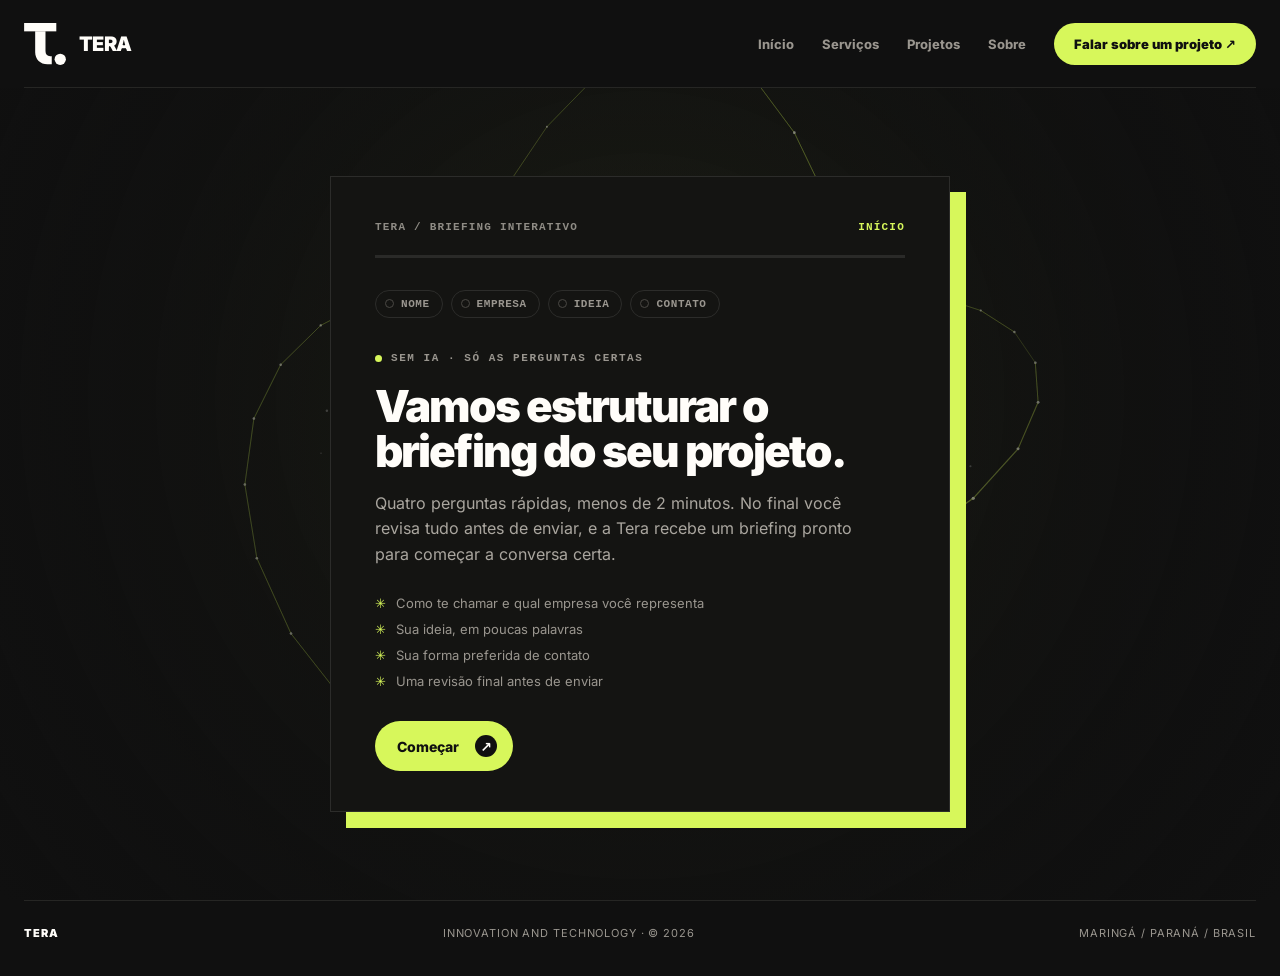
<file: contato.html>
<!doctype html>
<html lang="pt-BR">
<head>
<meta charset="utf-8">
<meta name="viewport" content="width=device-width,initial-scale=1">
<title>Contato — Tera</title>
<meta name="description" content="O formulário de contato foi substituído pelo Briefing rápido.">
<meta name="robots" content="noindex, follow">
<link rel="canonical" href="https://teralabs.cloud/briefing.html">
<meta http-equiv="refresh" content="0; url=briefing.html">
<link rel="icon" href="assets/images/tera_simbolo_oficial_preta.svg" type="image/svg+xml">
<style>
  body {
    margin: 0; min-height: 100svh; display: grid; place-items: center;
    background: #f5f3ef; color: #101010; text-align: center; padding: 24px;
    font: 500 16px/1.5 Inter, ui-sans-serif, system-ui, sans-serif;
  }
  a { color: #101010; text-decoration: underline; text-underline-offset: 3px; }
</style>
<script>location.replace('briefing.html');</script>
</head>
<body>
  <p>O formulário de contato foi substituído pelo Briefing.<br>
  <a href="briefing.html">Continuar para o Briefing</a></p>
</body>
</html>
</file>
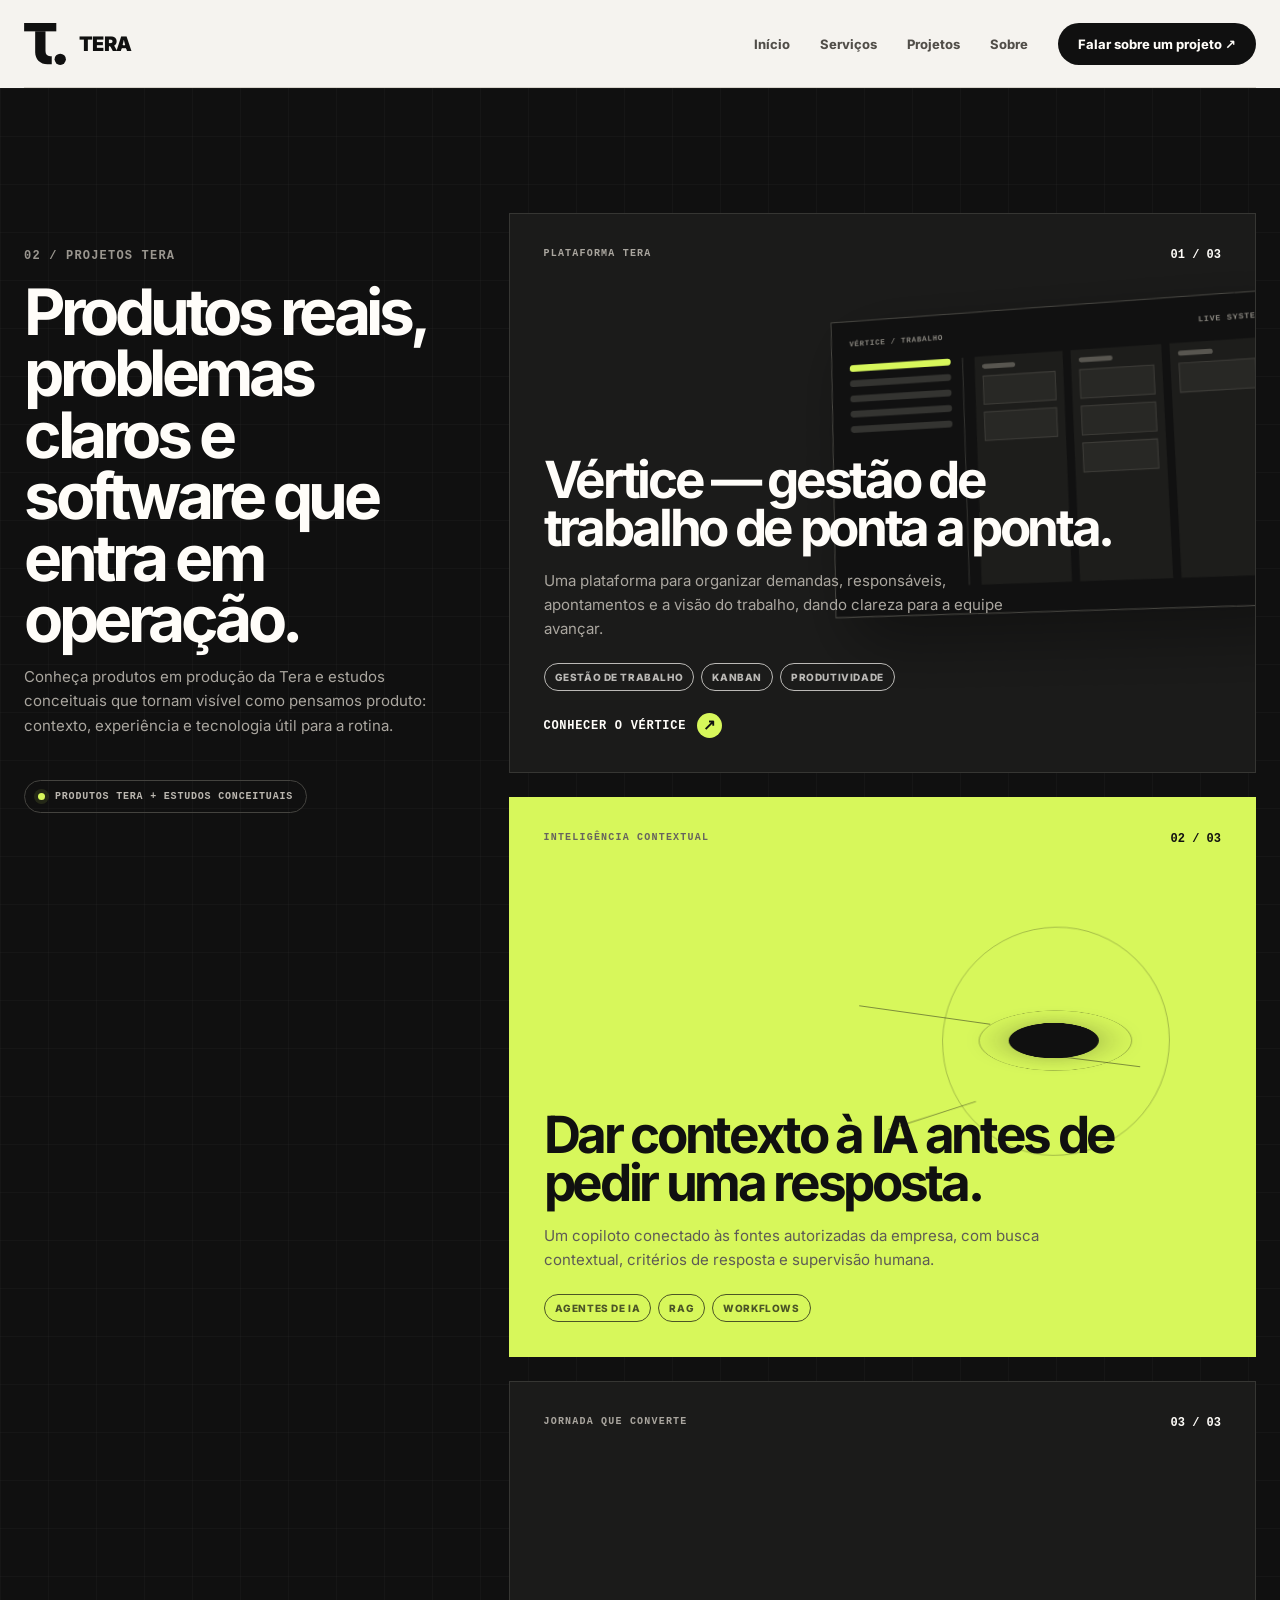
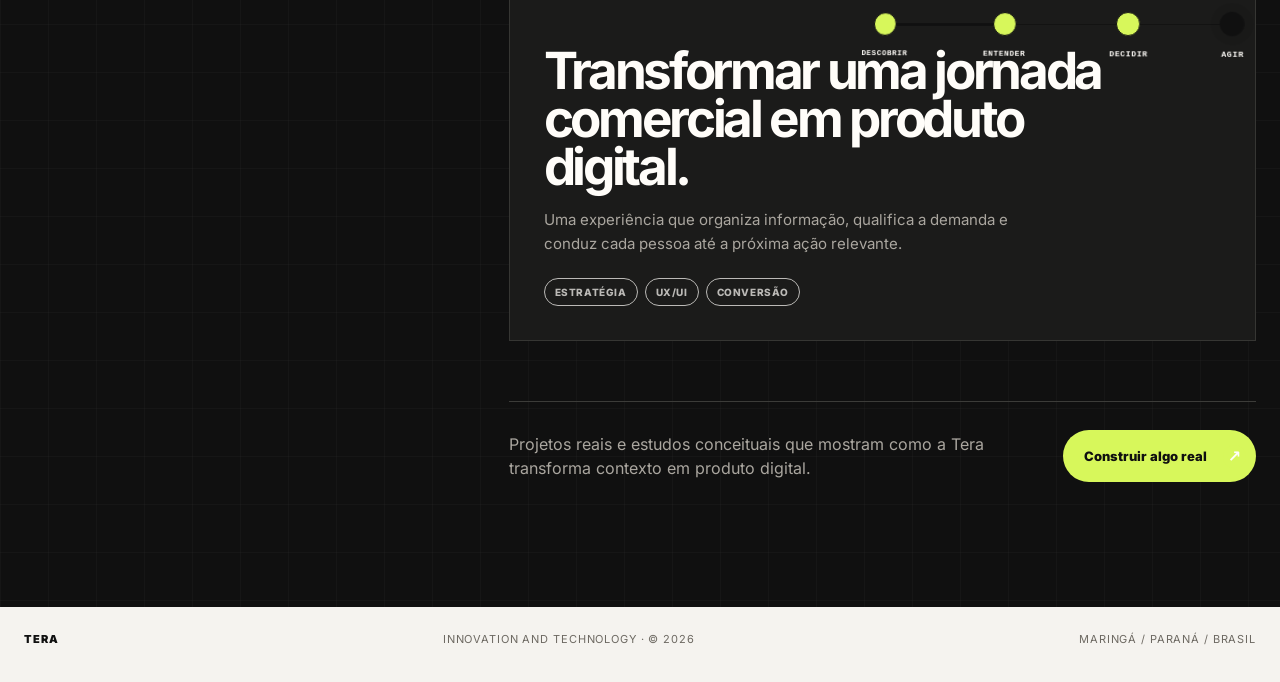
<file: projetos.html>
<!doctype html><html lang="pt-BR"><head><meta charset="utf-8"/><meta name="viewport" content="width=device-width,initial-scale=1"/><meta name="description" content="Estudos conceituais que mostram como a Tera transforma operação, IA e conversão em produtos digitais."/><meta name="theme-color" content="#f5f3ef"/><meta property="og:title" content="Projetos possíveis — Tera"/><meta property="og:description" content="Estudos conceituais que mostram como a Tera transforma operação, IA e conversão em produtos digitais."/><meta property="og:type" content="website"/><meta property="og:url" content="https://teralabs.cloud/projetos.html"/><link rel="canonical" href="https://teralabs.cloud/projetos.html"/><link rel="preload" href="assets/fonts/inter-latin.woff2" as="font" type="font/woff2" crossorigin><link rel="icon" href="assets/images/tera_simbolo_oficial_preta.svg" type="image/svg+xml"><link rel="apple-touch-icon" href="assets/images/tera_simbolo_oficial_preta.png"><meta property="og:image" content="https://teralabs.cloud/assets/images/tera_logo_oficial_preview.jpg"/><meta property="og:site_name" content="Tera Innovation and Technology"/><meta property="og:image:width" content="1600"/><meta property="og:image:height" content="1000"/><meta property="og:image:alt" content="Marca da Tera Innovation and Technology"/><meta name="twitter:image:alt" content="Marca da Tera Innovation and Technology"/><meta name="twitter:card" content="summary_large_image"/><meta name="twitter:image" content="https://teralabs.cloud/assets/images/tera_logo_oficial_preview.jpg"/><title>Projetos possíveis — Tera</title><link rel="stylesheet" href="assets/css/tera-site.css"><link rel="stylesheet" href="assets/css/menu.css">
<script src="assets/js/menu.js" defer></script>
</head><body class="inner-page"><div class="preloader" id="preloader" aria-hidden="true"><div class="preloader-inner"><svg class="preloader-mark" viewBox="0 0 340 342"><rect x="0" y="0" width="262" height="68" fill="currentColor"/><path d="M90 68h84v160c0 28 13 42 38 42h13v66h-35c-58 0-100-41-100-98z" fill="currentColor"/><circle cx="294" cy="296" r="46"/></svg><div class="preloader-label">TERA / INICIANDO MOVIMENTO</div></div></div><div class="cursor-aura" id="cursor-aura" aria-hidden="true"></div><div id="scroll-progress" aria-hidden="true"></div><a class="conversion-dock" id="conversion-dock" href="briefing.html"><span>Tem um desafio?</span><span>Monte seu briefing</span><span class="arrow">↗</span></a><a class="skip" href="#conteudo">Pular para o conteúdo</a><div class="wrap"><header><a class="brand" href="index.html" aria-label="Tera início"><svg class="brand-mark" viewBox="0 0 340 342" role="img" aria-label="Símbolo oficial da Tera"><rect x="0" y="0" width="262" height="68" fill="currentColor"/><path d="M90 68h84v160c0 28 13 42 38 42h13v66h-35c-58 0-100-41-100-98z" fill="currentColor"/><circle cx="294" cy="296" r="46" fill="currentColor"/></svg><span class="brand-word">TERA</span></a><nav aria-label="Navegação principal"><a href="index.html" class="">Início</a><a href="servicos.html" class="">Serviços</a><a href="projetos.html" class="nav-active">Projetos</a><a href="sobre.html" class="">Sobre</a><a href="briefing.html" class="nav-cta">Falar sobre um projeto ↗</a></nav></header></div><main id="conteudo"><section aria-labelledby="projetos-title" class="projects-showcase" id="projetos"><div class="wrap"><div class="projects-layout">
<div class="projects-intro"><div class="section-number">02 / PROJETOS TERA</div><h1 id="projetos-title">Produtos reais, problemas claros e software que entra em operação.</h1><p>Conheça produtos em produção da Tera e estudos conceituais que tornam visível como pensamos produto: contexto, experiência e tecnologia útil para a rotina.</p><span class="concept-note"><i></i> Produtos Tera + estudos conceituais</span></div>
<div class="project-stack"><article class="project-card"><div class="project-head"><span class="project-kicker">Plataforma Tera</span><span class="project-index">01 / 03</span></div><div aria-hidden="true" class="project-lab"><div class="ops-window"><div class="ops-top"><span>VÉRTICE / TRABALHO</span><span>LIVE SYSTEM</span></div><div class="ops-grid"><div class="ops-nav"><i></i><i></i><i></i><i></i><i></i></div><div class="ops-board"><div class="ops-col"><div class="ops-item"></div><div class="ops-item"></div></div><div class="ops-col"><div class="ops-item"></div><div class="ops-item"></div><div class="ops-item"></div></div><div class="ops-col"><div class="ops-item"></div></div></div></div></div></div><div class="project-copy"><h2>Vértice — gestão de trabalho de ponta a ponta.</h2><p>Uma plataforma para organizar demandas, responsáveis, apontamentos e a visão do trabalho, dando clareza para a equipe avançar.</p><div class="project-tags"><span>Gestão de trabalho</span><span>Kanban</span><span>Produtividade</span></div><a class="project-link magnetic" href="https://vertice.teralabs.cloud" target="_blank" rel="noopener">Conhecer o Vértice <span class="arrow">↗</span></a></div></article><article class="project-card"><div class="project-head"><span class="project-kicker">Inteligência contextual</span><span class="project-index">02 / 03</span></div><div aria-hidden="true" class="project-lab ai-lab"><div class="ai-core"><i class="ai-signal s1"></i><i class="ai-signal s2"></i><i class="ai-signal s3"></i></div></div><div class="project-copy"><h2>Dar contexto à IA antes de pedir uma resposta.</h2><p>Um copiloto conectado às fontes autorizadas da empresa, com busca contextual, critérios de resposta e supervisão humana.</p><div class="project-tags"><span>Agentes de IA</span><span>RAG</span><span>Workflows</span></div></div></article><article class="project-card"><div class="project-head"><span class="project-kicker">Jornada que converte</span><span class="project-index">03 / 03</span></div><div aria-hidden="true" class="project-lab journey-lab"><div class="journey-path"><div class="journey-line"></div><i class="journey-node n1" data-label="DESCOBRIR"></i><i class="journey-node n2" data-label="ENTENDER"></i><i class="journey-node n3" data-label="DECIDIR"></i><i class="journey-node n4" data-label="AGIR"></i></div></div><div class="project-copy"><h2>Transformar uma jornada comercial em produto digital.</h2><p>Uma experiência que organiza informação, qualifica a demanda e conduz cada pessoa até a próxima ação relevante.</p><div class="project-tags"><span>Estratégia</span><span>UX/UI</span><span>Conversão</span></div></div></article><div class="project-cta"><p>Projetos reais e estudos conceituais que mostram como a Tera transforma contexto em produto digital.</p><a class="primary-cta magnetic" href="briefing.html">Construir algo real <span class="arrow">↗</span></a></div></div>
</div></div></section></main><footer class="site-footer"><span class="footer-brand">TERA</span><span>Innovation and Technology · © 2026</span><span>Maringá / Paraná / Brasil</span></footer><script>
  (()=>{
    const reduced=matchMedia('(prefers-reduced-motion: reduce)').matches;
    document.documentElement.classList.add('motion-ready');

    const preloader=document.getElementById('preloader');
    const finishIntro=()=>preloader?.classList.add('done');
    if(reduced)finishIntro();else{addEventListener('load',()=>setTimeout(finishIntro,520),{once:true});setTimeout(finishIntro,1600)}

    const aura=document.getElementById('cursor-aura');
    if(aura&&!reduced&&matchMedia('(pointer:fine)').matches){addEventListener('pointermove',e=>{aura.classList.add('active');aura.style.left=`${e.clientX}px`;aura.style.top=`${e.clientY}px`},{passive:true});document.documentElement.addEventListener('mouseleave',()=>aura.classList.remove('active'))}

    const progress=document.getElementById('scroll-progress'),dock=document.getElementById('conversion-dock'),contactSection=document.getElementById('contato');let contactVisible=false;
    if(contactSection&&dock)new IntersectionObserver(([entry])=>{contactVisible=entry.isIntersecting;dock.classList.toggle('visible',scrollY>innerHeight*.55&&!contactVisible)},{threshold:.08}).observe(contactSection);
    let scrollTick=false;
    const updateProgress=()=>{const max=document.documentElement.scrollHeight-innerHeight;progress.style.transform=`scaleX(${max>0?scrollY/max:0})`;dock?.classList.toggle('visible',scrollY>innerHeight*.55&&!contactVisible);scrollTick=false};
    addEventListener('scroll',()=>{if(!scrollTick){requestAnimationFrame(updateProgress);scrollTick=true}},{passive:true}); updateProgress();

    const revealGroups=['.section-head','.service','.projects-intro','.project-card','.project-cta','.outcome','.step','.cap','.principle','.conversion-break','.origin-copy','.origin-visual','.faq-grid','.contact-box'];
    const revealEls=[...document.querySelectorAll(revealGroups.join(','))];
    revealEls.forEach((el,i)=>{el.classList.add('reveal');el.dataset.delay=String(i%4)});
    if(reduced){revealEls.forEach(el=>el.classList.add('in-view'))}else{
      const io=new IntersectionObserver(entries=>entries.forEach(e=>{if(e.isIntersecting){e.target.classList.add('in-view');io.unobserve(e.target)}}),{threshold:.12,rootMargin:'0px 0px -8%'});
      revealEls.forEach(el=>io.observe(el));
    }

    const panel=document.querySelector('.hero-panel');
    if(panel&&!reduced&&matchMedia('(pointer:fine)').matches){
      panel.addEventListener('pointermove',e=>{const r=panel.getBoundingClientRect(),x=(e.clientX-r.left)/r.width-.5,y=(e.clientY-r.top)/r.height-.5;panel.style.transform=`perspective(1100px) rotateX(${-y*4}deg) rotateY(${x*5}deg) translateZ(0)`;panel.style.boxShadow=`${14-x*12}px ${14-y*12}px 0 var(--acid)`});
      panel.addEventListener('pointerleave',()=>{panel.style.transform='perspective(1100px) rotateX(0) rotateY(0)';panel.style.boxShadow='14px 14px 0 var(--acid)'});
      document.querySelectorAll('.service').forEach(card=>{card.addEventListener('pointermove',e=>{const r=card.getBoundingClientRect(),x=(e.clientX-r.left)/r.width-.5,y=(e.clientY-r.top)/r.height-.5;card.style.transform=`perspective(900px) rotateX(${-y*5}deg) rotateY(${x*6}deg) translateZ(6px)`;card.style.setProperty('--mx',`${(x+.5)*100}%`);card.style.setProperty('--my',`${(y+.5)*100}%`)});card.addEventListener('pointerleave',()=>card.style.transform='')});
      document.querySelectorAll('.project-card').forEach(card=>{const lab=card.querySelector('.project-lab');card.addEventListener('pointermove',e=>{const r=card.getBoundingClientRect(),x=(e.clientX-r.left)/r.width-.5,y=(e.clientY-r.top)/r.height-.5;card.style.transform=`perspective(1200px) rotateX(${-y*2.2}deg) rotateY(${x*2.6}deg)`;if(lab){lab.style.setProperty('--py',`${x*10-8}deg`);lab.style.setProperty('--px',`${-y*8+5}deg`);lab.style.setProperty('--tx',`${x*16}px`);lab.style.setProperty('--ty',`${y*12}px`)}});card.addEventListener('pointerleave',()=>{card.style.transform='';if(lab){['--py','--px','--tx','--ty'].forEach(p=>lab.style.removeProperty(p))}})});
      document.querySelectorAll('.magnetic').forEach(el=>{el.addEventListener('pointermove',e=>{const r=el.getBoundingClientRect();el.style.transform=`translate(${(e.clientX-r.left-r.width/2)*.11}px,${(e.clientY-r.top-r.height/2)*.16}px)`});el.addEventListener('pointerleave',()=>el.style.transform='')});
      const originVisual=document.querySelector('.origin-visual'),originMark=document.querySelector('.origin-mark');if(originVisual&&originMark){originVisual.addEventListener('pointermove',e=>{const r=originVisual.getBoundingClientRect(),x=(e.clientX-r.left)/r.width-.5,y=(e.clientY-r.top)/r.height-.5;originMark.style.transform=`rotateX(${-y*12}deg) rotateY(${x*16}deg) translateZ(16px)`});originVisual.addEventListener('pointerleave',()=>originMark.style.transform='')}
    }

    

    const canvas=document.getElementById('tera-orbit'),stage=canvas?.parentElement;
    if(!canvas||!stage)return;
    const ctx=canvas.getContext('2d',{alpha:true}); let w=0,h=0,dpr=1,time=0,raf=0,mouse={x:0,y:0},target={x:0,y:0};
    const points=Array.from({length:420},(_,i)=>{const t=i/420*Math.PI*12,r=1+.23*Math.cos(3*t);return{x:r*Math.cos(2*t),y:r*Math.sin(2*t),z:.62*Math.sin(3*t),band:i%3}});
    const stars=Array.from({length:46},(_,i)=>({a:(i*2.399963),r:.42+((i*37)%100)/100*.56,s:.5+(i%5)*.18}));
    const resize=()=>{const r=stage.getBoundingClientRect();dpr=Math.min(devicePixelRatio||1,1.75);w=Math.max(1,r.width);h=Math.max(1,r.height);canvas.width=w*dpr;canvas.height=h*dpr;ctx.setTransform(dpr,0,0,dpr,0,0)}; new ResizeObserver(resize).observe(stage);resize();
    stage.addEventListener('pointermove',e=>{const r=stage.getBoundingClientRect();target.x=(e.clientX-r.left)/r.width-.5;target.y=(e.clientY-r.top)/r.height-.5});stage.addEventListener('pointerleave',()=>target={x:0,y:0});
    const rotate=(p,ay,ax)=>{let x=p.x*Math.cos(ay)-p.z*Math.sin(ay),z=p.x*Math.sin(ay)+p.z*Math.cos(ay),y=p.y*Math.cos(ax)-z*Math.sin(ax);z=p.y*Math.sin(ax)+z*Math.cos(ax);return{x,y,z}};
    const frame=now=>{time=now*.00032;mouse.x+=(target.x-mouse.x)*.055;mouse.y+=(target.y-mouse.y)*.055;ctx.clearRect(0,0,w,h);
      const glow=ctx.createRadialGradient(w*.55,h*.43,0,w*.55,h*.43,Math.max(w,h)*.58);glow.addColorStop(0,'rgba(215,247,91,.09)');glow.addColorStop(1,'rgba(16,16,16,0)');ctx.fillStyle=glow;ctx.fillRect(0,0,w,h);
      ctx.save();ctx.translate(w*.55,h*.43);const scale=Math.min(w,h)*.35,ay=time+mouse.x*.9,ax=.48+Math.sin(time*.7)*.08-mouse.y*.65;let prev=null;
      points.forEach((p,i)=>{const q=rotate(p,ay,ax),pers=2.9/(3.4-q.z),x=q.x*scale*pers,y=q.y*scale*pers,depth=(q.z+1.7)/3.4; if(prev&&i%140!==0){ctx.beginPath();ctx.moveTo(prev.x,prev.y);ctx.lineTo(x,y);ctx.strokeStyle=`rgba(215,247,91,${.035+depth*.16})`;ctx.lineWidth=.55+depth*.7;ctx.stroke()} if(i%3===0){ctx.beginPath();ctx.arc(x,y,.45+depth*1.35,0,Math.PI*2);ctx.fillStyle=`rgba(255,253,249,${.22+depth*.7})`;ctx.fill()} prev={x,y};});
      stars.forEach((s,i)=>{const a=s.a-time*(.18+(i%3)*.06),rr=scale*s.r,x=Math.cos(a)*rr,y=Math.sin(a)*rr*.42;ctx.beginPath();ctx.arc(x,y,s.s,0,Math.PI*2);ctx.fillStyle=i%7===0?'#d7f75b':'rgba(255,255,255,.45)';ctx.fill()});
      ctx.beginPath();ctx.arc(0,0,3+Math.sin(time*5)*1.2,0,Math.PI*2);ctx.fillStyle='#d7f75b';ctx.shadowColor='#d7f75b';ctx.shadowBlur=18;ctx.fill();ctx.restore();ctx.shadowBlur=0;
      if(!reduced)raf=requestAnimationFrame(frame)};
    frame(0); document.addEventListener('visibilitychange',()=>{if(document.hidden)cancelAnimationFrame(raf);else if(!reduced)raf=requestAnimationFrame(frame)});
  })();
  </script></body></html>
</file>
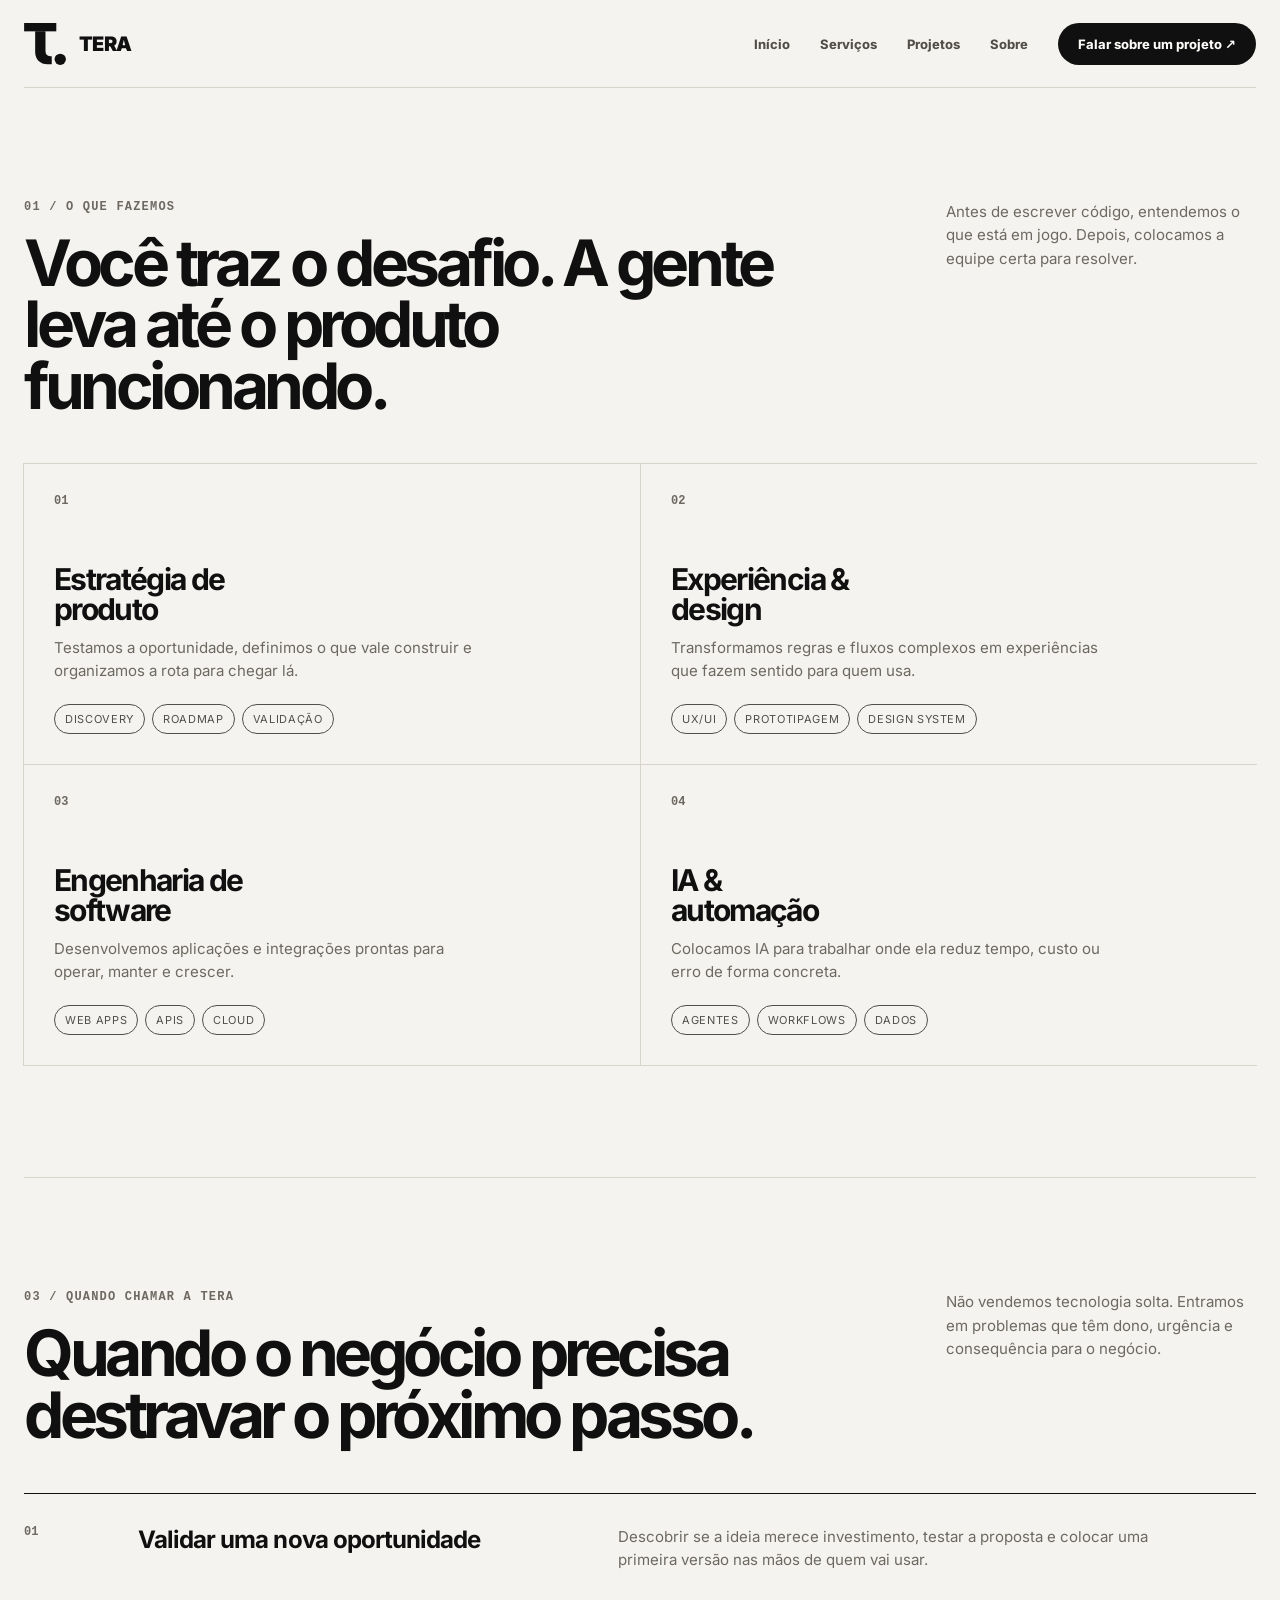
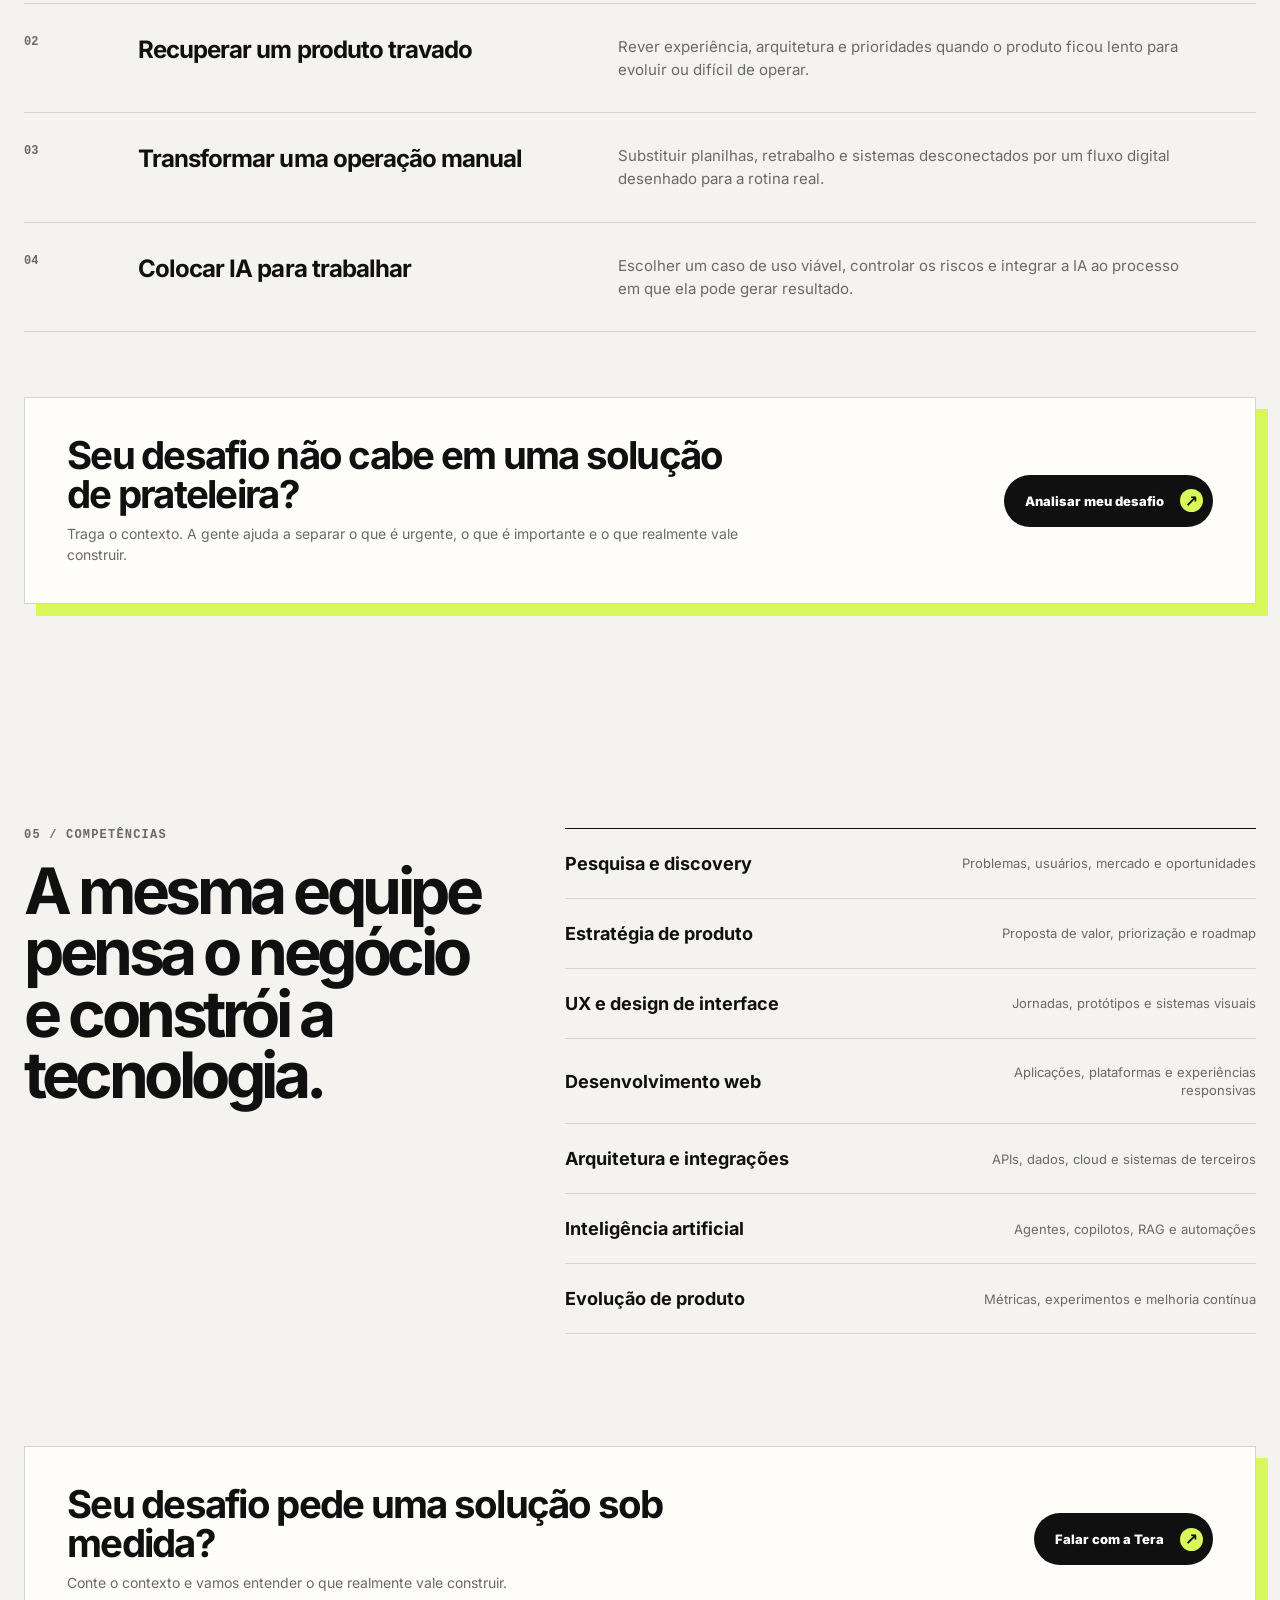
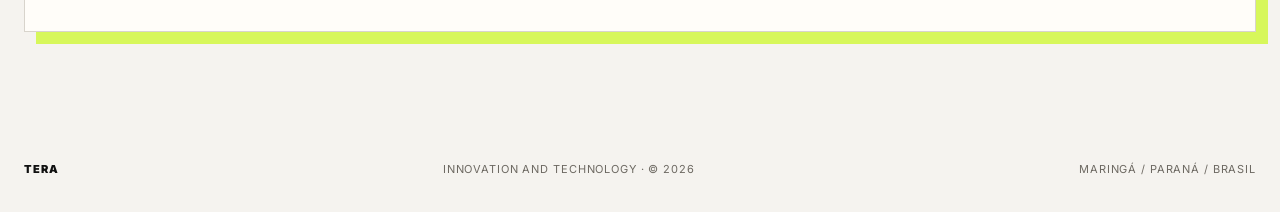
<file: servicos.html>
<!doctype html><html lang="pt-BR"><head><meta charset="utf-8"/><meta name="viewport" content="width=device-width,initial-scale=1"/><meta name="description" content="Estratégia, design, engenharia de software, IA e automação para desafios reais de negócio."/><meta name="theme-color" content="#f5f3ef"/><meta property="og:title" content="Serviços — Tera Innovation and Technology"/><meta property="og:description" content="Estratégia, design, engenharia de software, IA e automação para desafios reais de negócio."/><meta property="og:type" content="website"/><meta property="og:url" content="https://teralabs.cloud/servicos.html"/><link rel="canonical" href="https://teralabs.cloud/servicos.html"/><link rel="preload" href="assets/fonts/inter-latin.woff2" as="font" type="font/woff2" crossorigin><link rel="icon" href="assets/images/tera_simbolo_oficial_preta.svg" type="image/svg+xml"><link rel="apple-touch-icon" href="assets/images/tera_simbolo_oficial_preta.png"><meta property="og:image" content="https://teralabs.cloud/assets/images/tera_logo_oficial_preview.jpg"/><meta property="og:site_name" content="Tera Innovation and Technology"/><meta property="og:image:width" content="1600"/><meta property="og:image:height" content="1000"/><meta property="og:image:alt" content="Marca da Tera Innovation and Technology"/><meta name="twitter:image:alt" content="Marca da Tera Innovation and Technology"/><meta name="twitter:card" content="summary_large_image"/><meta name="twitter:image" content="https://teralabs.cloud/assets/images/tera_logo_oficial_preview.jpg"/><title>Serviços — Tera Innovation and Technology</title><link rel="stylesheet" href="assets/css/tera-site.css"><link rel="stylesheet" href="assets/css/menu.css">
<script src="assets/js/menu.js" defer></script>
</head><body class="inner-page"><div class="preloader" id="preloader" aria-hidden="true"><div class="preloader-inner"><svg class="preloader-mark" viewBox="0 0 340 342"><rect x="0" y="0" width="262" height="68" fill="currentColor"/><path d="M90 68h84v160c0 28 13 42 38 42h13v66h-35c-58 0-100-41-100-98z" fill="currentColor"/><circle cx="294" cy="296" r="46"/></svg><div class="preloader-label">TERA / INICIANDO MOVIMENTO</div></div></div><div class="cursor-aura" id="cursor-aura" aria-hidden="true"></div><div id="scroll-progress" aria-hidden="true"></div><a class="conversion-dock" id="conversion-dock" href="briefing.html"><span>Tem um desafio?</span><span>Monte seu briefing</span><span class="arrow">↗</span></a><a class="skip" href="#conteudo">Pular para o conteúdo</a><div class="wrap"><header><a class="brand" href="index.html" aria-label="Tera início"><svg class="brand-mark" viewBox="0 0 340 342" role="img" aria-label="Símbolo oficial da Tera"><rect x="0" y="0" width="262" height="68" fill="currentColor"/><path d="M90 68h84v160c0 28 13 42 38 42h13v66h-35c-58 0-100-41-100-98z" fill="currentColor"/><circle cx="294" cy="296" r="46" fill="currentColor"/></svg><span class="brand-word">TERA</span></a><nav aria-label="Navegação principal"><a href="index.html" class="">Início</a><a href="servicos.html" class="nav-active">Serviços</a><a href="projetos.html" class="">Projetos</a><a href="sobre.html" class="">Sobre</a><a href="briefing.html" class="nav-cta">Falar sobre um projeto ↗</a></nav></header></div><main id="conteudo"><div class="wrap"><section aria-labelledby="atuacao-title" id="atuacao">
<div class="section-head"><div><div class="section-number">01 / O QUE FAZEMOS</div><h1 id="atuacao-title">Você traz o desafio. A gente leva até o produto funcionando.</h1></div><p class="intro">Antes de escrever código, entendemos o que está em jogo. Depois, colocamos a equipe certa para resolver.</p></div>
<div class="service-grid">
<article class="service"><div class="num">01</div><div><h2>Estratégia de<br/>produto</h2><p>Testamos a oportunidade, definimos o que vale construir e organizamos a rota para chegar lá.</p><ul><li>Discovery</li><li>Roadmap</li><li>Validação</li></ul></div></article>
<article class="service"><div class="num">02</div><div><h2>Experiência &amp;<br/>design</h2><p>Transformamos regras e fluxos complexos em experiências que fazem sentido para quem usa.</p><ul><li>UX/UI</li><li>Prototipagem</li><li>Design system</li></ul></div></article>
<article class="service"><div class="num">03</div><div><h2>Engenharia de<br/>software</h2><p>Desenvolvemos aplicações e integrações prontas para operar, manter e crescer.</p><ul><li>Web apps</li><li>APIs</li><li>Cloud</li></ul></div></article>
<article class="service"><div class="num">04</div><div><h2>IA &amp;<br/>automação</h2><p>Colocamos IA para trabalhar onde ela reduz tempo, custo ou erro de forma concreta.</p><ul><li>Agentes</li><li>Workflows</li><li>Dados</li></ul></div></article>
</div>
</section></div><div class="wrap"><section aria-labelledby="outcomes-title" class="outcomes">
<div class="section-head"><div><div class="section-number">03 / QUANDO CHAMAR A TERA</div><h2 id="outcomes-title">Quando o negócio precisa destravar o próximo passo.</h2></div><p class="intro">Não vendemos tecnologia solta. Entramos em problemas que têm dono, urgência e consequência para o negócio.</p></div>
<div class="outcome-list">
<article class="outcome"><span>01</span><h3>Validar uma nova oportunidade</h3><p>Descobrir se a ideia merece investimento, testar a proposta e colocar uma primeira versão nas mãos de quem vai usar.</p></article>
<article class="outcome"><span>02</span><h3>Recuperar um produto travado</h3><p>Rever experiência, arquitetura e prioridades quando o produto ficou lento para evoluir ou difícil de operar.</p></article>
<article class="outcome"><span>03</span><h3>Transformar uma operação manual</h3><p>Substituir planilhas, retrabalho e sistemas desconectados por um fluxo digital desenhado para a rotina real.</p></article>
<article class="outcome"><span>04</span><h3>Colocar IA para trabalhar</h3><p>Escolher um caso de uso viável, controlar os riscos e integrar a IA ao processo em que ela pode gerar resultado.</p></article>
</div>
<div class="conversion-break"><div><b>Seu desafio não cabe em uma solução de prateleira?</b><p>Traga o contexto. A gente ajuda a separar o que é urgente, o que é importante e o que realmente vale construir.</p></div><a class="primary-cta magnetic" href="briefing.html">Analisar meu desafio <span class="arrow">↗</span></a></div>
</section></div><div class="wrap"><section aria-labelledby="capacidades-title" class="capabilities" id="capacidades">
<div><div class="section-number">05 / COMPETÊNCIAS</div><h2 id="capacidades-title">A mesma equipe pensa o negócio e constrói a tecnologia.</h2></div>
<div class="cap-list">
<div class="cap"><b>Pesquisa e discovery</b><span>Problemas, usuários, mercado e oportunidades</span></div>
<div class="cap"><b>Estratégia de produto</b><span>Proposta de valor, priorização e roadmap</span></div>
<div class="cap"><b>UX e design de interface</b><span>Jornadas, protótipos e sistemas visuais</span></div>
<div class="cap"><b>Desenvolvimento web</b><span>Aplicações, plataformas e experiências responsivas</span></div>
<div class="cap"><b>Arquitetura e integrações</b><span>APIs, dados, cloud e sistemas de terceiros</span></div>
<div class="cap"><b>Inteligência artificial</b><span>Agentes, copilotos, RAG e automações</span></div>
<div class="cap"><b>Evolução de produto</b><span>Métricas, experimentos e melhoria contínua</span></div>
</div>
</section></div><div class="wrap page-close"><div class="conversion-break"><div><b>Seu desafio pede uma solução sob medida?</b><p>Conte o contexto e vamos entender o que realmente vale construir.</p></div><a class="primary-cta" href="briefing.html">Falar com a Tera <span class="arrow">↗</span></a></div></div></main><footer class="site-footer"><span class="footer-brand">TERA</span><span>Innovation and Technology · © 2026</span><span>Maringá / Paraná / Brasil</span></footer><script>
  (()=>{
    const reduced=matchMedia('(prefers-reduced-motion: reduce)').matches;
    document.documentElement.classList.add('motion-ready');

    const preloader=document.getElementById('preloader');
    const finishIntro=()=>preloader?.classList.add('done');
    if(reduced)finishIntro();else{addEventListener('load',()=>setTimeout(finishIntro,520),{once:true});setTimeout(finishIntro,1600)}

    const aura=document.getElementById('cursor-aura');
    if(aura&&!reduced&&matchMedia('(pointer:fine)').matches){addEventListener('pointermove',e=>{aura.classList.add('active');aura.style.left=`${e.clientX}px`;aura.style.top=`${e.clientY}px`},{passive:true});document.documentElement.addEventListener('mouseleave',()=>aura.classList.remove('active'))}

    const progress=document.getElementById('scroll-progress'),dock=document.getElementById('conversion-dock'),contactSection=document.getElementById('contato');let contactVisible=false;
    if(contactSection&&dock)new IntersectionObserver(([entry])=>{contactVisible=entry.isIntersecting;dock.classList.toggle('visible',scrollY>innerHeight*.55&&!contactVisible)},{threshold:.08}).observe(contactSection);
    let scrollTick=false;
    const updateProgress=()=>{const max=document.documentElement.scrollHeight-innerHeight;progress.style.transform=`scaleX(${max>0?scrollY/max:0})`;dock?.classList.toggle('visible',scrollY>innerHeight*.55&&!contactVisible);scrollTick=false};
    addEventListener('scroll',()=>{if(!scrollTick){requestAnimationFrame(updateProgress);scrollTick=true}},{passive:true}); updateProgress();

    const revealGroups=['.section-head','.service','.projects-intro','.project-card','.project-cta','.outcome','.step','.cap','.principle','.conversion-break','.origin-copy','.origin-visual','.faq-grid','.contact-box'];
    const revealEls=[...document.querySelectorAll(revealGroups.join(','))];
    revealEls.forEach((el,i)=>{el.classList.add('reveal');el.dataset.delay=String(i%4)});
    if(reduced){revealEls.forEach(el=>el.classList.add('in-view'))}else{
      const io=new IntersectionObserver(entries=>entries.forEach(e=>{if(e.isIntersecting){e.target.classList.add('in-view');io.unobserve(e.target)}}),{threshold:.12,rootMargin:'0px 0px -8%'});
      revealEls.forEach(el=>io.observe(el));
    }

    const panel=document.querySelector('.hero-panel');
    if(panel&&!reduced&&matchMedia('(pointer:fine)').matches){
      panel.addEventListener('pointermove',e=>{const r=panel.getBoundingClientRect(),x=(e.clientX-r.left)/r.width-.5,y=(e.clientY-r.top)/r.height-.5;panel.style.transform=`perspective(1100px) rotateX(${-y*4}deg) rotateY(${x*5}deg) translateZ(0)`;panel.style.boxShadow=`${14-x*12}px ${14-y*12}px 0 var(--acid)`});
      panel.addEventListener('pointerleave',()=>{panel.style.transform='perspective(1100px) rotateX(0) rotateY(0)';panel.style.boxShadow='14px 14px 0 var(--acid)'});
      document.querySelectorAll('.service').forEach(card=>{card.addEventListener('pointermove',e=>{const r=card.getBoundingClientRect(),x=(e.clientX-r.left)/r.width-.5,y=(e.clientY-r.top)/r.height-.5;card.style.transform=`perspective(900px) rotateX(${-y*5}deg) rotateY(${x*6}deg) translateZ(6px)`;card.style.setProperty('--mx',`${(x+.5)*100}%`);card.style.setProperty('--my',`${(y+.5)*100}%`)});card.addEventListener('pointerleave',()=>card.style.transform='')});
      document.querySelectorAll('.project-card').forEach(card=>{const lab=card.querySelector('.project-lab');card.addEventListener('pointermove',e=>{const r=card.getBoundingClientRect(),x=(e.clientX-r.left)/r.width-.5,y=(e.clientY-r.top)/r.height-.5;card.style.transform=`perspective(1200px) rotateX(${-y*2.2}deg) rotateY(${x*2.6}deg)`;if(lab){lab.style.setProperty('--py',`${x*10-8}deg`);lab.style.setProperty('--px',`${-y*8+5}deg`);lab.style.setProperty('--tx',`${x*16}px`);lab.style.setProperty('--ty',`${y*12}px`)}});card.addEventListener('pointerleave',()=>{card.style.transform='';if(lab){['--py','--px','--tx','--ty'].forEach(p=>lab.style.removeProperty(p))}})});
      document.querySelectorAll('.magnetic').forEach(el=>{el.addEventListener('pointermove',e=>{const r=el.getBoundingClientRect();el.style.transform=`translate(${(e.clientX-r.left-r.width/2)*.11}px,${(e.clientY-r.top-r.height/2)*.16}px)`});el.addEventListener('pointerleave',()=>el.style.transform='')});
      const originVisual=document.querySelector('.origin-visual'),originMark=document.querySelector('.origin-mark');if(originVisual&&originMark){originVisual.addEventListener('pointermove',e=>{const r=originVisual.getBoundingClientRect(),x=(e.clientX-r.left)/r.width-.5,y=(e.clientY-r.top)/r.height-.5;originMark.style.transform=`rotateX(${-y*12}deg) rotateY(${x*16}deg) translateZ(16px)`});originVisual.addEventListener('pointerleave',()=>originMark.style.transform='')}
    }

    

    const canvas=document.getElementById('tera-orbit'),stage=canvas?.parentElement;
    if(!canvas||!stage)return;
    const ctx=canvas.getContext('2d',{alpha:true}); let w=0,h=0,dpr=1,time=0,raf=0,mouse={x:0,y:0},target={x:0,y:0};
    const points=Array.from({length:420},(_,i)=>{const t=i/420*Math.PI*12,r=1+.23*Math.cos(3*t);return{x:r*Math.cos(2*t),y:r*Math.sin(2*t),z:.62*Math.sin(3*t),band:i%3}});
    const stars=Array.from({length:46},(_,i)=>({a:(i*2.399963),r:.42+((i*37)%100)/100*.56,s:.5+(i%5)*.18}));
    const resize=()=>{const r=stage.getBoundingClientRect();dpr=Math.min(devicePixelRatio||1,1.75);w=Math.max(1,r.width);h=Math.max(1,r.height);canvas.width=w*dpr;canvas.height=h*dpr;ctx.setTransform(dpr,0,0,dpr,0,0)}; new ResizeObserver(resize).observe(stage);resize();
    stage.addEventListener('pointermove',e=>{const r=stage.getBoundingClientRect();target.x=(e.clientX-r.left)/r.width-.5;target.y=(e.clientY-r.top)/r.height-.5});stage.addEventListener('pointerleave',()=>target={x:0,y:0});
    const rotate=(p,ay,ax)=>{let x=p.x*Math.cos(ay)-p.z*Math.sin(ay),z=p.x*Math.sin(ay)+p.z*Math.cos(ay),y=p.y*Math.cos(ax)-z*Math.sin(ax);z=p.y*Math.sin(ax)+z*Math.cos(ax);return{x,y,z}};
    const frame=now=>{time=now*.00032;mouse.x+=(target.x-mouse.x)*.055;mouse.y+=(target.y-mouse.y)*.055;ctx.clearRect(0,0,w,h);
      const glow=ctx.createRadialGradient(w*.55,h*.43,0,w*.55,h*.43,Math.max(w,h)*.58);glow.addColorStop(0,'rgba(215,247,91,.09)');glow.addColorStop(1,'rgba(16,16,16,0)');ctx.fillStyle=glow;ctx.fillRect(0,0,w,h);
      ctx.save();ctx.translate(w*.55,h*.43);const scale=Math.min(w,h)*.35,ay=time+mouse.x*.9,ax=.48+Math.sin(time*.7)*.08-mouse.y*.65;let prev=null;
      points.forEach((p,i)=>{const q=rotate(p,ay,ax),pers=2.9/(3.4-q.z),x=q.x*scale*pers,y=q.y*scale*pers,depth=(q.z+1.7)/3.4; if(prev&&i%140!==0){ctx.beginPath();ctx.moveTo(prev.x,prev.y);ctx.lineTo(x,y);ctx.strokeStyle=`rgba(215,247,91,${.035+depth*.16})`;ctx.lineWidth=.55+depth*.7;ctx.stroke()} if(i%3===0){ctx.beginPath();ctx.arc(x,y,.45+depth*1.35,0,Math.PI*2);ctx.fillStyle=`rgba(255,253,249,${.22+depth*.7})`;ctx.fill()} prev={x,y};});
      stars.forEach((s,i)=>{const a=s.a-time*(.18+(i%3)*.06),rr=scale*s.r,x=Math.cos(a)*rr,y=Math.sin(a)*rr*.42;ctx.beginPath();ctx.arc(x,y,s.s,0,Math.PI*2);ctx.fillStyle=i%7===0?'#d7f75b':'rgba(255,255,255,.45)';ctx.fill()});
      ctx.beginPath();ctx.arc(0,0,3+Math.sin(time*5)*1.2,0,Math.PI*2);ctx.fillStyle='#d7f75b';ctx.shadowColor='#d7f75b';ctx.shadowBlur=18;ctx.fill();ctx.restore();ctx.shadowBlur=0;
      if(!reduced)raf=requestAnimationFrame(frame)};
    frame(0); document.addEventListener('visibilitychange',()=>{if(document.hidden)cancelAnimationFrame(raf);else if(!reduced)raf=requestAnimationFrame(frame)});
  })();
  </script></body></html>
</file>
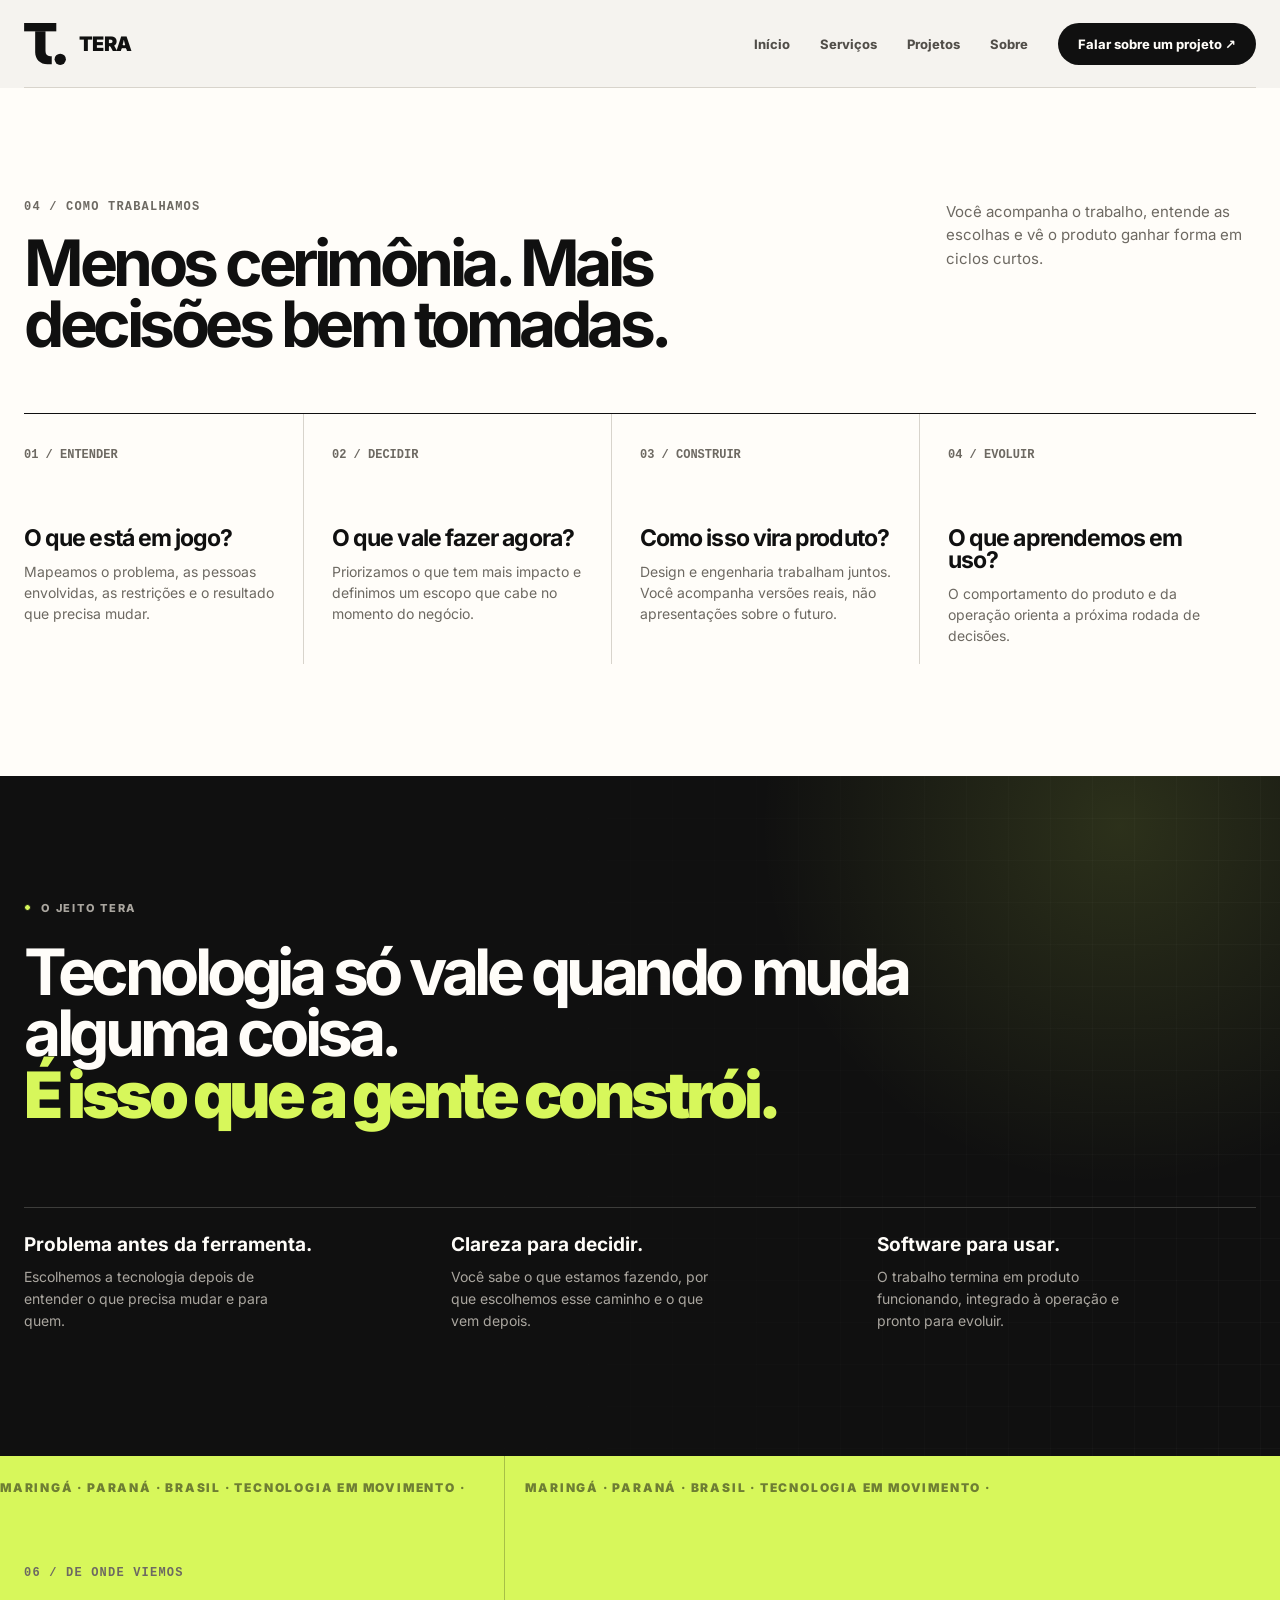
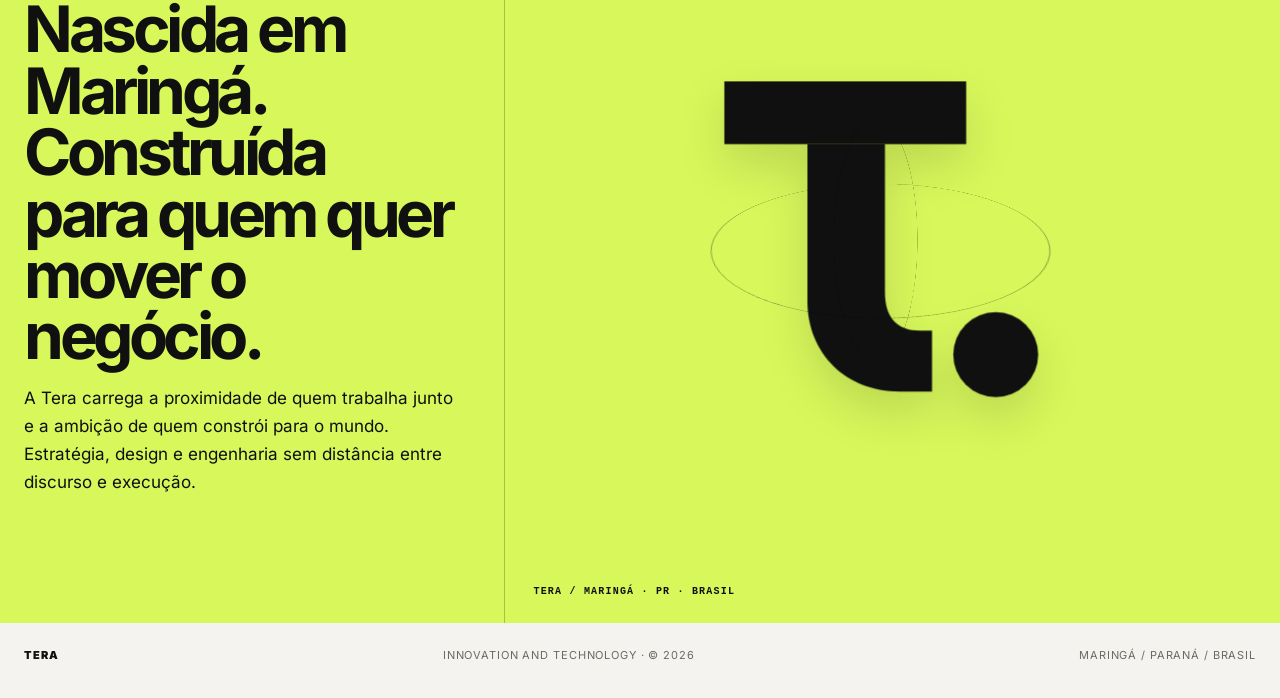
<file: sobre.html>
<!doctype html><html lang="pt-BR"><head><meta charset="utf-8"/><meta name="viewport" content="width=device-width,initial-scale=1"/><meta name="description" content="Conheça o processo, os princípios e a origem da Tera em Maringá, Paraná."/><meta name="theme-color" content="#f5f3ef"/><meta property="og:title" content="Sobre a Tera — Maringá, Paraná"/><meta property="og:description" content="Conheça o processo, os princípios e a origem da Tera em Maringá, Paraná."/><meta property="og:type" content="website"/><meta property="og:url" content="https://teralabs.cloud/sobre.html"/><link rel="canonical" href="https://teralabs.cloud/sobre.html"/><link rel="preload" href="assets/fonts/inter-latin.woff2" as="font" type="font/woff2" crossorigin><link rel="icon" href="assets/images/tera_simbolo_oficial_preta.svg" type="image/svg+xml"><link rel="apple-touch-icon" href="assets/images/tera_simbolo_oficial_preta.png"><meta property="og:image" content="https://teralabs.cloud/assets/images/tera_logo_oficial_preview.jpg"/><meta property="og:site_name" content="Tera Innovation and Technology"/><meta property="og:image:width" content="1600"/><meta property="og:image:height" content="1000"/><meta property="og:image:alt" content="Marca da Tera Innovation and Technology"/><meta name="twitter:image:alt" content="Marca da Tera Innovation and Technology"/><meta name="twitter:card" content="summary_large_image"/><meta name="twitter:image" content="https://teralabs.cloud/assets/images/tera_logo_oficial_preview.jpg"/><title>Sobre a Tera — Maringá, Paraná</title><link rel="stylesheet" href="assets/css/tera-site.css"><link rel="stylesheet" href="assets/css/menu.css">
<script src="assets/js/menu.js" defer></script>
</head><body class="inner-page"><div class="preloader" id="preloader" aria-hidden="true"><div class="preloader-inner"><svg class="preloader-mark" viewBox="0 0 340 342"><rect x="0" y="0" width="262" height="68" fill="currentColor"/><path d="M90 68h84v160c0 28 13 42 38 42h13v66h-35c-58 0-100-41-100-98z" fill="currentColor"/><circle cx="294" cy="296" r="46"/></svg><div class="preloader-label">TERA / INICIANDO MOVIMENTO</div></div></div><div class="cursor-aura" id="cursor-aura" aria-hidden="true"></div><div id="scroll-progress" aria-hidden="true"></div><a class="conversion-dock" id="conversion-dock" href="briefing.html"><span>Tem um desafio?</span><span>Monte seu briefing</span><span class="arrow">↗</span></a><a class="skip" href="#conteudo">Pular para o conteúdo</a><div class="wrap"><header><a class="brand" href="index.html" aria-label="Tera início"><svg class="brand-mark" viewBox="0 0 340 342" role="img" aria-label="Símbolo oficial da Tera"><rect x="0" y="0" width="262" height="68" fill="currentColor"/><path d="M90 68h84v160c0 28 13 42 38 42h13v66h-35c-58 0-100-41-100-98z" fill="currentColor"/><circle cx="294" cy="296" r="46" fill="currentColor"/></svg><span class="brand-word">TERA</span></a><nav aria-label="Navegação principal"><a href="index.html" class="">Início</a><a href="servicos.html" class="">Serviços</a><a href="projetos.html" class="">Projetos</a><a href="sobre.html" class="nav-active">Sobre</a><a href="briefing.html" class="nav-cta">Falar sobre um projeto ↗</a></nav></header></div><main id="conteudo"><section aria-labelledby="processo-title" class="process" id="processo"><div class="wrap">
<div class="section-head"><div><div class="section-number">04 / COMO TRABALHAMOS</div><h1 id="processo-title">Menos cerimônia. Mais decisões bem tomadas.</h1></div><p class="intro">Você acompanha o trabalho, entende as escolhas e vê o produto ganhar forma em ciclos curtos.</p></div>
<div class="process-grid">
<article class="step"><span class="step-num">01 / ENTENDER</span><h2>O que está em jogo?</h2><p>Mapeamos o problema, as pessoas envolvidas, as restrições e o resultado que precisa mudar.</p></article>
<article class="step"><span class="step-num">02 / DECIDIR</span><h2>O que vale fazer agora?</h2><p>Priorizamos o que tem mais impacto e definimos um escopo que cabe no momento do negócio.</p></article>
<article class="step"><span class="step-num">03 / CONSTRUIR</span><h2>Como isso vira produto?</h2><p>Design e engenharia trabalham juntos. Você acompanha versões reais, não apresentações sobre o futuro.</p></article>
<article class="step"><span class="step-num">04 / EVOLUIR</span><h2>O que aprendemos em uso?</h2><p>O comportamento do produto e da operação orienta a próxima rodada de decisões.</p></article>
</div>
</div></section><section aria-labelledby="jeito-title" class="manifesto" id="jeito"><div class="wrap"><div class="eyebrow"><i></i>O jeito Tera</div><h2 id="jeito-title">Tecnologia só vale quando muda alguma coisa. <strong>É isso que a gente constrói.</strong></h2><div class="principles"><div class="principle"><b>Problema antes da ferramenta.</b><p>Escolhemos a tecnologia depois de entender o que precisa mudar e para quem.</p></div><div class="principle"><b>Clareza para decidir.</b><p>Você sabe o que estamos fazendo, por que escolhemos esse caminho e o que vem depois.</p></div><div class="principle"><b>Software para usar.</b><p>O trabalho termina em produto funcionando, integrado à operação e pronto para evoluir.</p></div></div></div></section><section aria-labelledby="origin-title" class="origin" id="origem"><div aria-hidden="true" class="origin-ticker"><span>MARINGÁ · PARANÁ · BRASIL · TECNOLOGIA EM MOVIMENTO ·</span><span>MARINGÁ · PARANÁ · BRASIL · TECNOLOGIA EM MOVIMENTO ·</span></div><div class="wrap"><div class="origin-grid"><div class="origin-copy"><div><div class="section-number">06 / DE ONDE VIEMOS</div><h2 id="origin-title">Nascida em Maringá. Construída para quem quer mover o negócio.</h2></div><p>A Tera carrega a proximidade de quem trabalha junto e a ambição de quem constrói para o mundo. Estratégia, design e engenharia sem distância entre discurso e execução.</p></div><div aria-hidden="true" class="origin-visual"><div class="origin-mark"><div class="origin-ring"></div><div class="origin-ring r2"></div><svg class="origin-symbol" viewbox="0 0 340 342"><rect fill="currentColor" height="68" width="262" x="0" y="0"></rect><path d="M90 68h84v160c0 28 13 42 38 42h13v66h-35c-58 0-100-41-100-98z" fill="currentColor"></path><circle cx="294" cy="296" fill="currentColor" r="46"></circle></svg></div><div class="origin-meta">TERA / MARINGÁ · PR · BRASIL</div></div></div></div></section></main><footer class="site-footer"><span class="footer-brand">TERA</span><span>Innovation and Technology · © 2026</span><span>Maringá / Paraná / Brasil</span></footer><script>
  (()=>{
    const reduced=matchMedia('(prefers-reduced-motion: reduce)').matches;
    document.documentElement.classList.add('motion-ready');

    const preloader=document.getElementById('preloader');
    const finishIntro=()=>preloader?.classList.add('done');
    if(reduced)finishIntro();else{addEventListener('load',()=>setTimeout(finishIntro,520),{once:true});setTimeout(finishIntro,1600)}

    const aura=document.getElementById('cursor-aura');
    if(aura&&!reduced&&matchMedia('(pointer:fine)').matches){addEventListener('pointermove',e=>{aura.classList.add('active');aura.style.left=`${e.clientX}px`;aura.style.top=`${e.clientY}px`},{passive:true});document.documentElement.addEventListener('mouseleave',()=>aura.classList.remove('active'))}

    const progress=document.getElementById('scroll-progress'),dock=document.getElementById('conversion-dock'),contactSection=document.getElementById('contato');let contactVisible=false;
    if(contactSection&&dock)new IntersectionObserver(([entry])=>{contactVisible=entry.isIntersecting;dock.classList.toggle('visible',scrollY>innerHeight*.55&&!contactVisible)},{threshold:.08}).observe(contactSection);
    let scrollTick=false;
    const updateProgress=()=>{const max=document.documentElement.scrollHeight-innerHeight;progress.style.transform=`scaleX(${max>0?scrollY/max:0})`;dock?.classList.toggle('visible',scrollY>innerHeight*.55&&!contactVisible);scrollTick=false};
    addEventListener('scroll',()=>{if(!scrollTick){requestAnimationFrame(updateProgress);scrollTick=true}},{passive:true}); updateProgress();

    const revealGroups=['.section-head','.service','.projects-intro','.project-card','.project-cta','.outcome','.step','.cap','.principle','.conversion-break','.origin-copy','.origin-visual','.faq-grid','.contact-box'];
    const revealEls=[...document.querySelectorAll(revealGroups.join(','))];
    revealEls.forEach((el,i)=>{el.classList.add('reveal');el.dataset.delay=String(i%4)});
    if(reduced){revealEls.forEach(el=>el.classList.add('in-view'))}else{
      const io=new IntersectionObserver(entries=>entries.forEach(e=>{if(e.isIntersecting){e.target.classList.add('in-view');io.unobserve(e.target)}}),{threshold:.12,rootMargin:'0px 0px -8%'});
      revealEls.forEach(el=>io.observe(el));
    }

    const panel=document.querySelector('.hero-panel');
    if(panel&&!reduced&&matchMedia('(pointer:fine)').matches){
      panel.addEventListener('pointermove',e=>{const r=panel.getBoundingClientRect(),x=(e.clientX-r.left)/r.width-.5,y=(e.clientY-r.top)/r.height-.5;panel.style.transform=`perspective(1100px) rotateX(${-y*4}deg) rotateY(${x*5}deg) translateZ(0)`;panel.style.boxShadow=`${14-x*12}px ${14-y*12}px 0 var(--acid)`});
      panel.addEventListener('pointerleave',()=>{panel.style.transform='perspective(1100px) rotateX(0) rotateY(0)';panel.style.boxShadow='14px 14px 0 var(--acid)'});
      document.querySelectorAll('.service').forEach(card=>{card.addEventListener('pointermove',e=>{const r=card.getBoundingClientRect(),x=(e.clientX-r.left)/r.width-.5,y=(e.clientY-r.top)/r.height-.5;card.style.transform=`perspective(900px) rotateX(${-y*5}deg) rotateY(${x*6}deg) translateZ(6px)`;card.style.setProperty('--mx',`${(x+.5)*100}%`);card.style.setProperty('--my',`${(y+.5)*100}%`)});card.addEventListener('pointerleave',()=>card.style.transform='')});
      document.querySelectorAll('.project-card').forEach(card=>{const lab=card.querySelector('.project-lab');card.addEventListener('pointermove',e=>{const r=card.getBoundingClientRect(),x=(e.clientX-r.left)/r.width-.5,y=(e.clientY-r.top)/r.height-.5;card.style.transform=`perspective(1200px) rotateX(${-y*2.2}deg) rotateY(${x*2.6}deg)`;if(lab){lab.style.setProperty('--py',`${x*10-8}deg`);lab.style.setProperty('--px',`${-y*8+5}deg`);lab.style.setProperty('--tx',`${x*16}px`);lab.style.setProperty('--ty',`${y*12}px`)}});card.addEventListener('pointerleave',()=>{card.style.transform='';if(lab){['--py','--px','--tx','--ty'].forEach(p=>lab.style.removeProperty(p))}})});
      document.querySelectorAll('.magnetic').forEach(el=>{el.addEventListener('pointermove',e=>{const r=el.getBoundingClientRect();el.style.transform=`translate(${(e.clientX-r.left-r.width/2)*.11}px,${(e.clientY-r.top-r.height/2)*.16}px)`});el.addEventListener('pointerleave',()=>el.style.transform='')});
      const originVisual=document.querySelector('.origin-visual'),originMark=document.querySelector('.origin-mark');if(originVisual&&originMark){originVisual.addEventListener('pointermove',e=>{const r=originVisual.getBoundingClientRect(),x=(e.clientX-r.left)/r.width-.5,y=(e.clientY-r.top)/r.height-.5;originMark.style.transform=`rotateX(${-y*12}deg) rotateY(${x*16}deg) translateZ(16px)`});originVisual.addEventListener('pointerleave',()=>originMark.style.transform='')}
    }

    

    const canvas=document.getElementById('tera-orbit'),stage=canvas?.parentElement;
    if(!canvas||!stage)return;
    const ctx=canvas.getContext('2d',{alpha:true}); let w=0,h=0,dpr=1,time=0,raf=0,mouse={x:0,y:0},target={x:0,y:0};
    const points=Array.from({length:420},(_,i)=>{const t=i/420*Math.PI*12,r=1+.23*Math.cos(3*t);return{x:r*Math.cos(2*t),y:r*Math.sin(2*t),z:.62*Math.sin(3*t),band:i%3}});
    const stars=Array.from({length:46},(_,i)=>({a:(i*2.399963),r:.42+((i*37)%100)/100*.56,s:.5+(i%5)*.18}));
    const resize=()=>{const r=stage.getBoundingClientRect();dpr=Math.min(devicePixelRatio||1,1.75);w=Math.max(1,r.width);h=Math.max(1,r.height);canvas.width=w*dpr;canvas.height=h*dpr;ctx.setTransform(dpr,0,0,dpr,0,0)}; new ResizeObserver(resize).observe(stage);resize();
    stage.addEventListener('pointermove',e=>{const r=stage.getBoundingClientRect();target.x=(e.clientX-r.left)/r.width-.5;target.y=(e.clientY-r.top)/r.height-.5});stage.addEventListener('pointerleave',()=>target={x:0,y:0});
    const rotate=(p,ay,ax)=>{let x=p.x*Math.cos(ay)-p.z*Math.sin(ay),z=p.x*Math.sin(ay)+p.z*Math.cos(ay),y=p.y*Math.cos(ax)-z*Math.sin(ax);z=p.y*Math.sin(ax)+z*Math.cos(ax);return{x,y,z}};
    const frame=now=>{time=now*.00032;mouse.x+=(target.x-mouse.x)*.055;mouse.y+=(target.y-mouse.y)*.055;ctx.clearRect(0,0,w,h);
      const glow=ctx.createRadialGradient(w*.55,h*.43,0,w*.55,h*.43,Math.max(w,h)*.58);glow.addColorStop(0,'rgba(215,247,91,.09)');glow.addColorStop(1,'rgba(16,16,16,0)');ctx.fillStyle=glow;ctx.fillRect(0,0,w,h);
      ctx.save();ctx.translate(w*.55,h*.43);const scale=Math.min(w,h)*.35,ay=time+mouse.x*.9,ax=.48+Math.sin(time*.7)*.08-mouse.y*.65;let prev=null;
      points.forEach((p,i)=>{const q=rotate(p,ay,ax),pers=2.9/(3.4-q.z),x=q.x*scale*pers,y=q.y*scale*pers,depth=(q.z+1.7)/3.4; if(prev&&i%140!==0){ctx.beginPath();ctx.moveTo(prev.x,prev.y);ctx.lineTo(x,y);ctx.strokeStyle=`rgba(215,247,91,${.035+depth*.16})`;ctx.lineWidth=.55+depth*.7;ctx.stroke()} if(i%3===0){ctx.beginPath();ctx.arc(x,y,.45+depth*1.35,0,Math.PI*2);ctx.fillStyle=`rgba(255,253,249,${.22+depth*.7})`;ctx.fill()} prev={x,y};});
      stars.forEach((s,i)=>{const a=s.a-time*(.18+(i%3)*.06),rr=scale*s.r,x=Math.cos(a)*rr,y=Math.sin(a)*rr*.42;ctx.beginPath();ctx.arc(x,y,s.s,0,Math.PI*2);ctx.fillStyle=i%7===0?'#d7f75b':'rgba(255,255,255,.45)';ctx.fill()});
      ctx.beginPath();ctx.arc(0,0,3+Math.sin(time*5)*1.2,0,Math.PI*2);ctx.fillStyle='#d7f75b';ctx.shadowColor='#d7f75b';ctx.shadowBlur=18;ctx.fill();ctx.restore();ctx.shadowBlur=0;
      if(!reduced)raf=requestAnimationFrame(frame)};
    frame(0); document.addEventListener('visibilitychange',()=>{if(document.hidden)cancelAnimationFrame(raf);else if(!reduced)raf=requestAnimationFrame(frame)});
  })();
  </script></body></html>
</file>
<file: assets/css/tera-site.css>
/* =========================================================================
   TERA — sistema visual do site.

   Extraído do <style> embutido da home, que era a única cópia íntegra. As
   quatro páginas internas carregavam uma cópia truncada do mesmo CSS — seis
   regras cortadas no meio, quatro blocos sem fechar — o que derrubava o
   preloader, a navegação e o layout inteiro delas no celular. Passam todas a
   ler daqui, então não há mais como uma divergir das outras.
   ========================================================================= */

/* A fonte da marca. Os arquivos já existiam em assets/fonts/, mas o @font-face
   só era declarado em tera.css — que apenas /experiencia/ carrega. O site
   inteiro pedia "Inter" e recebia a fonte do sistema, porque a web font nunca
   chegava a ser baixada. Os headings são desenhados para a Inter (peso 800+,
   letter-spacing negativo apertado), então a diferença é visível. */
@font-face {
  font-family: 'Inter';
  font-style: normal;
  font-weight: 100 900;
  font-display: swap;
  src: url('../fonts/inter-latin.woff2') format('woff2');
  unicode-range: U+0000-00FF, U+0131, U+0152-0153, U+02BB-02BC, U+02C6, U+02DA,
    U+02DC, U+0304, U+0308, U+0329, U+2000-206F, U+20AC, U+2122, U+2191, U+2193,
    U+2212, U+2215, U+FEFF, U+FFFD;
}
@font-face {
  font-family: 'Inter';
  font-style: normal;
  font-weight: 100 900;
  font-display: swap;
  src: url('../fonts/inter-latin-ext.woff2') format('woff2');
  unicode-range: U+0100-02BA, U+02BD-02C5, U+02C7-02CC, U+02CE-02D7, U+02DD-02FF,
    U+0304, U+0308, U+0329, U+1D00-1DBF, U+1E00-1E9F, U+1EF2-1EFF, U+2020,
    U+20A0-20AB, U+20AD-20C0, U+2113, U+2C60-2C7F, U+A720-A7FF;
}

:root {
      --ink:#101010; --paper:#f5f3ef; --white:#fffdf9; --muted:#6d6962;
      --line:#d8d4cc; --acid:#d7f75b; --soft:#e9e6df; --max:1240px;
    }
    *{box-sizing:border-box} html{scroll-behavior:smooth} body{margin:0;background:var(--paper);color:var(--ink);font-family:Inter,ui-sans-serif,system-ui,-apple-system,BlinkMacSystemFont,"Segoe UI",sans-serif;-webkit-font-smoothing:antialiased} a{color:inherit;text-decoration:none} button{font:inherit}.wrap{width:min(calc(100% - 48px),var(--max));margin:0 auto}
    .skip{position:absolute;left:-999px;top:10px;background:var(--ink);color:white;padding:12px 16px;z-index:100}.skip:focus{left:10px}
    header{height:88px;display:flex;align-items:center;justify-content:space-between;border-bottom:1px solid var(--line)}
    .brand{display:inline-flex;align-items:center;gap:13px;font-weight:900;letter-spacing:-.04em}.brand-mark{width:42px;height:42px;display:block}.brand-word{font-size:20px}nav{display:flex;align-items:center;gap:30px;font-size:13px;font-weight:750}nav a{color:#514e49;transition:color .2s ease;padding:6px 0}nav a:hover,nav a:focus-visible{color:var(--ink)}
    .nav-cta,.button{background:var(--ink);color:var(--white);border-radius:999px;padding:13px 20px;border:0;cursor:pointer;transition:transform .2s ease,background .2s ease}.nav-cta:hover,.button:hover{transform:translateY(-2px);background:#292929}
    :focus-visible{outline:3px solid #78a800;outline-offset:4px}
    .ticker{background:var(--ink);color:var(--white);overflow:hidden;white-space:nowrap;border-block:1px solid var(--ink)}.ticker-track{display:flex;gap:44px;width:max-content;padding:17px 0;font-size:12px;letter-spacing:.12em;text-transform:uppercase;font-weight:800;animation:move 28s linear infinite}.ticker b{color:var(--acid);font-size:17px}@keyframes move{to{transform:translateX(-50%)}}
    .hero{padding:72px 0 86px;display:grid;grid-template-columns:.95fr 1.05fr;gap:48px;align-items:stretch}.eyebrow{display:flex;align-items:center;gap:10px;color:var(--muted);font-size:11px;letter-spacing:.16em;text-transform:uppercase;font-weight:800}.eyebrow i{display:block;width:7px;height:7px;border-radius:50%;background:var(--acid);border:1px solid var(--ink)}.hero-main{display:flex;flex-direction:column;justify-content:space-between;padding:20px 0 8px}.hero-main h1{max-width:680px;margin:28px 0 38px;font-size:clamp(55px,6.6vw,94px);line-height:.9;letter-spacing:-.08em;font-weight:900}.hero-main h1 em{display:block;font-style:normal;color:transparent;-webkit-text-stroke:2px var(--ink)}.hero-main .lead{max-width:520px;color:#56534d;font-size:18px;line-height:1.58;margin:0}.hero-panel{background:var(--ink);color:var(--white);padding:34px;min-height:590px;display:flex;flex-direction:column;justify-content:space-between;box-shadow:14px 14px 0 var(--acid)}.panel-top{display:flex;justify-content:space-between;gap:20px;align-items:center;font:700 11px ui-monospace,SFMono-Regular,monospace;letter-spacing:.11em;color:#aaa69f}.status{display:inline-flex;align-items:center;gap:8px;color:var(--white)}.status:before{content:"";width:7px;height:7px;background:var(--acid);border-radius:50%;box-shadow:0 0 0 4px rgba(215,247,91,.13)}.panel-statement{font-size:clamp(31px,3.4vw,49px);line-height:1.02;letter-spacing:-.06em;font-weight:800;max-width:520px;margin:60px 0}.panel-list{border-top:1px solid #3b3b39}.panel-item{display:grid;grid-template-columns:42px 1fr auto;align-items:center;gap:14px;padding:18px 0;border-bottom:1px solid #3b3b39}.panel-item span:first-child{font:700 11px ui-monospace,SFMono-Regular,monospace;color:#77746e}.panel-item b{font-size:15px}.panel-item i{font-style:normal;color:var(--acid)}.hero-action{display:flex;align-items:center;justify-content:space-between;gap:20px;margin-top:32px}.hero-action small{max-width:220px;color:#99958e;line-height:1.4}.button{display:inline-flex;align-items:center;gap:20px;font-size:14px;font-weight:800;padding:16px 19px 16px 23px}.hero-panel .button{background:var(--acid);color:var(--ink)}.hero-panel .button:hover{background:#e5ff82}.arrow{width:23px;height:23px;display:grid;place-items:center;border-radius:50%;background:var(--acid);color:var(--ink);font-size:16px}.hero-panel .arrow{background:var(--ink);color:var(--white)}
    section{padding:112px 0}.section-head{display:flex;justify-content:space-between;gap:40px;align-items:start;margin-bottom:48px}.section-number{color:var(--muted);font:700 12px ui-monospace,SFMono-Regular,monospace;letter-spacing:.1em;margin-bottom:18px}
    /* --muted foi calibrado para o papel claro; nas seções de fundo escuro ele
       cai para 3.5:1 e não passa no mínimo de texto pequeno. Estes blocos usam
       o cinza que o resto do tema escuro já usa. */
    .projects-showcase .section-number,.manifesto .section-number,.home-final .section-number{color:#9a968f}h1,h2{font-size:clamp(38px,5vw,65px);line-height:.96;letter-spacing:-.07em;max-width:760px;margin:0}.intro{max-width:310px;color:var(--muted);line-height:1.55;font-size:15px;margin:0}
    .service-grid{display:grid;grid-template-columns:repeat(2,1fr);gap:1px;background:var(--line);box-shadow:0 0 0 1px var(--line);perspective:1200px}.service{position:relative;overflow:hidden;min-height:300px;background:var(--paper);padding:30px;display:flex;flex-direction:column;justify-content:space-between;transform-style:preserve-3d;will-change:transform;transition:transform .18s ease,background .25s ease,color .25s ease,box-shadow .25s ease}.service:after{content:"";position:absolute;inset:-40%;background:radial-gradient(circle at var(--mx,50%) var(--my,50%),rgba(215,247,91,.28),transparent 34%);opacity:0;transition:opacity .25s;pointer-events:none}.service:hover{background:var(--ink);color:var(--white);box-shadow:0 24px 50px rgba(0,0,0,.16);z-index:2}.service:hover:after{opacity:1}.service>div{position:relative;z-index:1;transform:translateZ(22px)}.service .num{color:var(--muted);font:700 12px ui-monospace,SFMono-Regular,monospace}.service h2,.service h3{font-size:30px;line-height:1;letter-spacing:-.055em;margin:0 0 13px}.service p{color:var(--muted);line-height:1.5;font-size:15px;max-width:430px;margin:0}.service:hover p{color:#bbb7b0}.service ul{list-style:none;padding:0;margin:22px 0 0;display:flex;flex-wrap:wrap;gap:7px}.service li{font-size:11px;text-transform:uppercase;letter-spacing:.06em;border:1px solid currentColor;border-radius:999px;padding:7px 10px;opacity:.72}
    .outcomes{border-top:1px solid var(--line)}.outcome-list{border-top:1px solid var(--ink)}.outcome{display:grid;grid-template-columns:80px .7fr 1fr;gap:34px;align-items:start;padding:31px 0;border-bottom:1px solid var(--line)}.outcome span{font:700 12px ui-monospace,SFMono-Regular,monospace;color:var(--muted)}.outcome h3{font-size:24px;letter-spacing:-.04em;margin:0}.outcome p{font-size:15px;line-height:1.55;color:var(--muted);margin:0;max-width:570px}
    .process{background:var(--white)}.process-grid{display:grid;grid-template-columns:repeat(4,1fr);margin-top:58px;border-top:1px solid var(--ink)}.step{padding:28px 28px 5px 0;min-height:250px;border-right:1px solid var(--line);margin-right:28px}.step:last-child{border-right:0;margin-right:0}.step .step-num{font:700 12px ui-monospace,SFMono-Regular,monospace;color:var(--muted)}.step h2,.step h3{font-size:23px;letter-spacing:-.04em;margin:65px 0 12px}.step p{color:var(--muted);font-size:14px;line-height:1.5;margin:0}
    .capabilities{display:grid;grid-template-columns:.8fr 1.2fr;gap:80px;align-items:start}.capabilities h2{position:sticky;top:35px}.cap-list{border-top:1px solid var(--ink)}.cap{display:flex;justify-content:space-between;gap:25px;padding:24px 0;border-bottom:1px solid var(--line);align-items:center}.cap b{font-size:18px}.cap span{font-size:13px;color:var(--muted);text-align:right;max-width:300px;line-height:1.4}
    .manifesto{position:relative;overflow:hidden;background:var(--ink);color:var(--white);padding:125px 0}.manifesto:before{content:"";position:absolute;width:760px;height:760px;right:-220px;top:-330px;border-radius:50%;background:radial-gradient(circle,rgba(215,247,91,.14),rgba(215,247,91,0) 67%);animation:breathe 6s ease-in-out infinite}.manifesto:after{content:"";position:absolute;inset:0;background-image:linear-gradient(rgba(255,255,255,.025) 1px,transparent 1px),linear-gradient(90deg,rgba(255,255,255,.025) 1px,transparent 1px);background-size:42px 42px;mask-image:linear-gradient(to left,black,transparent 70%)}.manifesto .wrap{position:relative;z-index:1}.manifesto .eyebrow{color:#aaa69f}.manifesto h2{max-width:900px;margin-top:26px}.manifesto h2 strong{display:inline-block;color:var(--acid);font-weight:900;animation:word-float 4s ease-in-out infinite}.principles{display:grid;grid-template-columns:repeat(3,1fr);gap:48px;margin-top:82px;border-top:1px solid #3d3d3b;padding-top:25px}.principle b{display:block;font-size:19px;margin-bottom:10px}.principle p{color:#aaa69f;line-height:1.55;font-size:14px;max-width:280px;margin:0}
    .faq-grid{display:grid;grid-template-columns:.65fr 1.35fr;gap:80px}.faq-list{border-top:1px solid var(--ink)}details{border-bottom:1px solid var(--line)}summary{list-style:none;cursor:pointer;font-size:20px;font-weight:750;letter-spacing:-.03em;padding:25px 50px 25px 0;position:relative}summary::-webkit-details-marker{display:none}summary:after{content:"+";position:absolute;right:4px;top:21px;font-size:28px;font-weight:400}details[open] summary:after{content:"−"}details p{margin:-5px 60px 26px 0;color:var(--muted);font-size:15px;line-height:1.6;max-width:680px}
    .contact{padding-bottom:96px}.contact-box{display:grid;grid-template-columns:.78fr 1.22fr;gap:72px;align-items:start;border-bottom:1px solid var(--line);padding-bottom:82px}.contact h2{max-width:590px}.contact-intro{color:var(--muted);line-height:1.58;font-size:15px;max-width:390px;margin:25px 0 0}.contact-form{background:var(--white);padding:32px;box-shadow:0 0 0 1px rgba(0,0,0,.09),0 18px 50px rgba(0,0,0,.06)}.form-grid{display:grid;grid-template-columns:1fr 1fr;gap:24px 20px}.field{display:flex;flex-direction:column;gap:9px}.field.full{grid-column:1/-1}.field label{font:750 11px ui-monospace,SFMono-Regular,monospace;letter-spacing:.09em;text-transform:uppercase;color:var(--muted)}.field input,.field select,.field textarea{width:100%;border:0;border-bottom:1px solid #bdb9b1;border-radius:0;background:transparent;color:var(--ink);font:inherit;font-size:16px;font-weight:500;line-height:1.4;padding:7px 0 12px;outline:0;transition:border-color .2s,box-shadow .2s}.field input::placeholder,.field textarea::placeholder{color:#aaa69f}.field select{cursor:pointer}.field textarea{min-height:112px;resize:vertical}.field input:focus,.field select:focus,.field textarea:focus{border-color:var(--ink);box-shadow:0 1px 0 var(--ink)}.form-footer{display:flex;justify-content:space-between;align-items:center;gap:24px;margin-top:28px}.form-footer small{max-width:270px;color:var(--muted);font-size:11px;line-height:1.45}.submit-button{display:inline-flex;align-items:center;justify-content:center;gap:18px;border:0;border-radius:999px;background:var(--ink);color:var(--white);padding:15px 17px 15px 22px;font-weight:800;cursor:pointer;white-space:nowrap;transition:transform .2s,background .2s,opacity .2s}.submit-button:hover{transform:translateY(-2px);background:#292929}.submit-button:disabled{cursor:wait;opacity:.58;transform:none}.submit-button .arrow{background:var(--acid)}.form-status{grid-column:1/-1;margin:0;color:#496500;font-size:13px;min-height:18px}.form-status.error{color:#a12c20}.honeypot{position:absolute!important;left:-9999px!important;width:1px!important;height:1px!important;opacity:0!important;pointer-events:none!important}footer{display:flex;justify-content:space-between;align-items:center;color:var(--muted);font-size:11px;letter-spacing:.08em;text-transform:uppercase;padding:25px 0 36px}.footer-brand{color:var(--ink);font-weight:900}
    #scroll-progress{position:fixed;left:0;top:0;height:3px;width:100%;z-index:999;transform:scaleX(0);transform-origin:left;background:var(--acid);mix-blend-mode:difference;pointer-events:none}.hero-panel{position:relative;overflow:hidden;transform-style:preserve-3d;will-change:transform;transition:transform .14s ease-out,box-shadow .14s ease-out}.hero-panel>*:not(.orbital-stage){position:relative;z-index:2;transform:translateZ(28px)}.orbital-stage{position:relative;z-index:1;height:270px;margin:18px -12px 8px;overflow:hidden;transform:translateZ(12px)}#tera-orbit{position:absolute;inset:0;width:100%;height:100%;display:block}.orbit-caption{position:absolute;left:12px;bottom:10px;width:min(390px,82%);font-size:clamp(25px,2.8vw,41px);line-height:1.02;letter-spacing:-.055em;font-weight:800;text-shadow:0 3px 20px #101010}.orbit-axis{position:absolute;right:12px;top:12px;color:#817e77;font:700 10px ui-monospace,SFMono-Regular,monospace;letter-spacing:.12em;writing-mode:vertical-rl}.motion-ready .reveal{opacity:0;transform:translateY(46px) scale(.985);transition:opacity .8s cubic-bezier(.2,.7,.2,1),transform .8s cubic-bezier(.2,.7,.2,1)}.motion-ready .reveal.in-view{opacity:1;transform:none}.motion-ready .reveal[data-delay="1"]{transition-delay:.08s}.motion-ready .reveal[data-delay="2"]{transition-delay:.16s}.motion-ready .reveal[data-delay="3"]{transition-delay:.24s}.hero-main{animation:hero-in .9s .08s both cubic-bezier(.2,.75,.2,1)}.hero-panel{animation:panel-in 1s .18s both cubic-bezier(.2,.75,.2,1)}.brand-mark{transition:transform .6s cubic-bezier(.2,.8,.2,1)}.brand:hover .brand-mark{transform:rotateY(180deg)}nav a:not(.nav-cta){position:relative}nav a:not(.nav-cta):after{content:"";position:absolute;left:0;right:0;bottom:-7px;height:1px;background:currentColor;transform:scaleX(0);transform-origin:right;transition:transform .3s ease}nav a:not(.nav-cta):hover:after{transform:scaleX(1);transform-origin:left}.outcome{transition:padding .3s ease,background .3s ease}.outcome:hover{padding-left:18px;padding-right:18px;background:rgba(255,255,255,.45)}.cap{transition:padding .3s ease,background .3s ease}.cap:hover{padding-left:15px;padding-right:15px;background:var(--acid)}@keyframes hero-in{from{opacity:0;transform:translateX(-42px)}to{opacity:1;transform:none}}@keyframes panel-in{from{opacity:0;transform:perspective(1000px) rotateY(-8deg) translateX(55px)}to{opacity:1;transform:perspective(1000px) rotateY(0) translateX(0)}}@keyframes breathe{50%{transform:scale(1.18);opacity:.72}}@keyframes word-float{50%{transform:translateY(-5px)}}
    .projects-showcase{position:relative;overflow:hidden;background:var(--ink);color:var(--white);padding:125px 0}.projects-showcase:before{content:"";position:absolute;inset:0;background-image:linear-gradient(rgba(255,255,255,.022) 1px,transparent 1px),linear-gradient(90deg,rgba(255,255,255,.022) 1px,transparent 1px);background-size:48px 48px}.projects-layout{position:relative;z-index:1;display:grid;grid-template-columns:.7fr 1.3fr;gap:82px;align-items:start}.projects-intro{position:sticky;top:36px}.projects-intro h2{margin-bottom:27px}.projects-intro p{max-width:410px;color:#aaa69f;font-size:15px;line-height:1.65}.concept-note{display:inline-flex;align-items:center;gap:10px;margin-top:26px;padding:10px 13px;border:1px solid #44433f;border-radius:999px;color:#bbb7b0;font:750 10px ui-monospace,SFMono-Regular,monospace;letter-spacing:.08em;text-transform:uppercase}.concept-note i{width:7px;height:7px;border-radius:50%;background:var(--acid);box-shadow:0 0 0 4px rgba(215,247,91,.1)}.project-stack{display:grid;gap:24px}.project-card{position:relative;overflow:hidden;min-height:560px;padding:34px;background:#1b1b1a;border:1px solid #363633;display:flex;flex-direction:column;justify-content:space-between;transform-style:preserve-3d;transition:transform .24s ease,border-color .24s ease}.project-card:hover{border-color:#77746e}.project-card:nth-child(5){background:#e8e5de;color:var(--ink);border-color:#e8e5de}.project-card:nth-child(2){background:var(--acid);color:var(--ink);border-color:var(--acid)}.project-head{position:relative;z-index:3;display:flex;justify-content:space-between;gap:30px;align-items:start}.project-kicker{font:800 10px ui-monospace,SFMono-Regular,monospace;letter-spacing:.12em;text-transform:uppercase;color:#aaa69f}.project-card:nth-child(2) .project-kicker,.project-card:nth-child(5) .project-kicker{color:#67645e}.project-index{font:900 12px ui-monospace,SFMono-Regular,monospace}.project-copy{position:relative;z-index:3;max-width:610px}.project-copy h2,.project-copy h3{font-size:clamp(35px,4vw,58px);line-height:.94;letter-spacing:-.065em;margin:0 0 18px}.project-copy p{max-width:500px;margin:0;color:#aaa69f;font-size:15px;line-height:1.6}.project-card:nth-child(2) .project-copy p,.project-card:nth-child(5) .project-copy p{color:#5e5b55}.project-tags{display:flex;flex-wrap:wrap;gap:7px;margin-top:22px}.project-tags span{padding:7px 10px;border:1px solid currentColor;border-radius:999px;font-size:10px;font-weight:800;letter-spacing:.06em;text-transform:uppercase;opacity:.7}.project-lab{position:absolute;z-index:1;right:-4%;top:16%;width:62%;height:55%;transform:perspective(900px) rotateY(var(--py,-8deg)) rotateX(var(--px,5deg)) translate3d(var(--tx,0),var(--ty,0),0);transition:transform .2s ease-out}.ops-window{position:absolute;inset:0;background:#111;border:1px solid #4a4944;box-shadow:18px 25px 70px rgba(0,0,0,.4);padding:19px;transform:rotate(-3deg)}.ops-top{display:flex;justify-content:space-between;color:#89867f;font:700 8px ui-monospace,monospace;letter-spacing:.1em}.ops-grid{display:grid;grid-template-columns:.42fr 1fr;gap:12px;margin-top:18px;height:calc(100% - 36px)}.ops-nav{border-right:1px solid #353532;display:grid;align-content:start;gap:9px;padding-right:12px}.ops-nav i{height:7px;background:#343431;border-radius:9px}.ops-nav i:first-child{background:var(--acid)}.ops-board{display:grid;grid-template-columns:repeat(3,1fr);gap:8px}.ops-col{background:#1d1d1b;padding:8px;display:grid;align-content:start;gap:7px}.ops-col:before{content:"";height:5px;width:45%;background:#585650;border-radius:5px}.ops-item{height:30px;border:1px solid #3d3c38;background:#282825;animation:ops-pulse 3s ease-in-out infinite}.ops-col:nth-child(2) .ops-item{animation-delay:.5s}.ops-col:nth-child(3) .ops-item{animation-delay:1s}.ai-lab{display:grid;place-items:center}.ai-core{position:relative;width:230px;aspect-ratio:1;border:1px solid rgba(0,0,0,.24);border-radius:50%;animation:core-turn 12s linear infinite}.ai-core:before,.ai-core:after{content:"";position:absolute;inset:16%;border:1px solid rgba(0,0,0,.28);border-radius:50%;transform:rotateX(67deg)}.ai-core:after{inset:30%;background:var(--ink);border:0;box-shadow:0 0 45px rgba(16,16,16,.32);animation:core-breathe 3s ease-in-out infinite}.ai-signal{position:absolute;height:1px;background:var(--ink);transform-origin:left;opacity:.45;animation:signal 2.8s ease-in-out infinite}.ai-signal.s1{--signal-rotate:8deg;width:140px;left:-90px;top:34%;transform:rotate(8deg)}.ai-signal.s2{--signal-rotate:187deg;width:120px;right:-92px;top:61%;transform:rotate(187deg);animation-delay:.5s}.ai-signal.s3{--signal-rotate:-18deg;width:95px;left:-55px;bottom:10%;transform:rotate(-18deg);animation-delay:1s}.journey-lab{display:grid;place-items:center}.journey-path{position:relative;width:90%;height:75%}.journey-line{position:absolute;left:5%;right:5%;top:50%;height:1px;background:rgba(0,0,0,.32)}.journey-line:after{content:"";position:absolute;left:0;top:-1px;width:35%;height:3px;background:var(--ink);animation:path-grow 3.8s ease-in-out infinite}.journey-node{position:absolute;top:calc(50% - 12px);width:24px;height:24px;border:1px solid var(--ink);border-radius:50%;background:var(--acid)}.journey-node:after{content:attr(data-label);position:absolute;top:36px;left:50%;transform:translateX(-50%);white-space:nowrap;font:800 8px ui-monospace,monospace;letter-spacing:.08em}.journey-node.n1{left:5%}.journey-node.n2{left:35%}.journey-node.n3{left:65%}.journey-node.n4{right:5%;background:var(--ink);box-shadow:0 0 0 9px rgba(0,0,0,.08)}.project-cta{display:flex;align-items:center;justify-content:space-between;gap:32px;margin-top:36px;padding-top:28px;border-top:1px solid #3c3c39}.project-cta p{margin:0;color:#aaa69f;max-width:510px;line-height:1.5}.project-cta .primary-cta{background:var(--acid);color:var(--ink);white-space:nowrap}.project-cta .arrow{background:var(--ink);color:var(--white)}.project-link{display:inline-flex;align-items:center;gap:11px;margin-top:22px;color:inherit;font:850 12px ui-monospace,SFMono-Regular,monospace;letter-spacing:.06em;text-transform:uppercase}.project-link .arrow{display:grid;place-items:center;width:25px;height:25px;border-radius:50%;background:var(--acid);color:var(--ink);font-size:15px}.project-card:nth-child(2) .project-link .arrow,.project-card:nth-child(5) .project-link .arrow{background:var(--ink);color:var(--white)}.epub-lab{display:grid;place-items:center}.epub-book{position:relative;width:180px;height:238px;padding:28px 22px;background:var(--ink);color:var(--white);box-shadow:16px 23px 48px rgba(0,0,0,.22);transform:rotate(-8deg);font:900 28px ui-monospace,monospace;letter-spacing:-.08em}.epub-book:before{content:"DIGITAL EDITION";position:absolute;left:22px;bottom:22px;font:800 8px ui-monospace,monospace;letter-spacing:.12em}.epub-book i{display:block;height:1px;background:var(--acid);margin-top:15px}.epub-pages{position:absolute;right:-32px;bottom:14px;display:grid;gap:7px;transform:rotate(8deg)}.epub-pages span{display:block;width:91px;padding:10px;background:#f5f3ef;border:1px solid #bdb9b1;color:var(--ink);font:800 9px ui-monospace,monospace;letter-spacing:.08em}@keyframes ops-pulse{50%{border-color:var(--acid);transform:translateY(-2px)}}@keyframes core-turn{to{transform:rotate(360deg)}}@keyframes core-breathe{50%{transform:scale(1.18);box-shadow:0 0 65px rgba(16,16,16,.42)}}@keyframes signal{50%{opacity:.12;transform:scaleX(.65) rotate(var(--signal-rotate,0deg))}}@keyframes path-grow{50%{width:100%}}
    .preloader{position:fixed;inset:0;z-index:2000;display:grid;place-items:center;background:var(--ink);color:var(--white);transition:opacity .65s cubic-bezier(.2,.75,.2,1),visibility .65s}.preloader.done{opacity:0;visibility:hidden}.preloader-inner{display:grid;justify-items:center;gap:22px}.preloader-mark{width:82px;height:82px;color:var(--white);animation:intro-spin 1.2s cubic-bezier(.2,.8,.2,1) both}.preloader-mark circle{fill:var(--acid)}.preloader-label{font:800 10px ui-monospace,SFMono-Regular,monospace;letter-spacing:.22em;color:#aaa69f}.cursor-aura{position:fixed;left:0;top:0;width:280px;height:280px;border-radius:50%;pointer-events:none;z-index:0;opacity:0;background:radial-gradient(circle,rgba(215,247,91,.16),rgba(215,247,91,0) 68%);transform:translate3d(-50%,-50%,0);transition:opacity .3s;mix-blend-mode:multiply}.cursor-aura.active{opacity:1}.conversion-dock{position:fixed;right:24px;bottom:24px;z-index:120;display:flex;align-items:center;gap:15px;padding:11px 12px 11px 18px;border:1px solid rgba(255,255,255,.15);border-radius:999px;background:rgba(24,24,23,.94);color:var(--white);font-size:12px;font-weight:800;box-shadow:0 18px 55px rgba(0,0,0,.24);backdrop-filter:blur(14px);transform:translateY(30px);opacity:0;pointer-events:none;transition:transform .4s cubic-bezier(.2,.8,.2,1),opacity .4s}.conversion-dock.visible{transform:none;opacity:1;pointer-events:auto}.conversion-dock .arrow{background:var(--acid)}.line-clip{display:block;overflow:hidden;padding-bottom:.05em;margin-bottom:-.05em}.line-clip>span{display:block;transform:translateY(115%) rotate(2deg);animation:line-rise .9s var(--line-delay,0s) cubic-bezier(.16,1,.3,1) forwards}.hero-ctas{display:flex;align-items:center;gap:14px;margin-top:32px}.primary-cta,.secondary-cta{min-height:52px;display:inline-flex;align-items:center;justify-content:center;gap:16px;border-radius:999px;font-weight:850;font-size:13px;padding:9px 10px 9px 21px}.primary-cta{background:var(--ink);color:var(--white)}.primary-cta .arrow{background:var(--acid)}.secondary-cta{padding:9px 18px;border:1px solid var(--ink)}.trust-line{display:flex;flex-wrap:wrap;gap:11px 24px;margin-top:24px;color:var(--muted);font:750 10px ui-monospace,SFMono-Regular,monospace;letter-spacing:.06em;text-transform:uppercase}.trust-line span:before{content:"✳";color:#779600;margin-right:8px}.conversion-break{display:grid;grid-template-columns:1.25fr .75fr;align-items:center;gap:40px;background:var(--white);padding:38px 42px;margin-top:65px;border:1px solid var(--line);box-shadow:12px 12px 0 var(--acid)}.conversion-break b{font-size:clamp(24px,3vw,40px);line-height:1;letter-spacing:-.045em}.conversion-break p{margin:10px 0 0;color:var(--muted);font-size:14px;line-height:1.5}.conversion-break .primary-cta{justify-self:end}.origin{position:relative;overflow:hidden;background:var(--acid);color:var(--ink);padding:0}.origin-grid{display:grid;grid-template-columns:.78fr 1.22fr;min-height:640px}.origin-copy{position:relative;z-index:2;padding:110px 50px 110px 0;display:flex;flex-direction:column;justify-content:space-between}.origin-copy h2{max-width:650px}.origin-copy p{max-width:520px;font-size:17px;line-height:1.65}.origin-visual{position:relative;border-left:1px solid rgba(0,0,0,.22);overflow:hidden;display:grid;place-items:center;perspective:900px}.origin-mark{position:relative;width:min(390px,70%);aspect-ratio:1;transform-style:preserve-3d;animation:origin-float 6s ease-in-out infinite}.origin-symbol{position:absolute;inset:12%;width:76%;height:76%;color:var(--ink);transform:translateZ(55px);filter:drop-shadow(0 20px 22px rgba(0,0,0,.12))}.origin-ring{position:absolute;inset:7%;border:1px solid rgba(0,0,0,.35);border-radius:50%;transform:rotateX(67deg) rotateZ(12deg);animation:ring-spin 9s linear infinite}.origin-ring.r2{inset:19%;transform:rotateY(70deg) rotateZ(30deg);animation-direction:reverse;animation-duration:7s}.origin-meta{position:absolute;left:28px;bottom:26px;font:800 10px ui-monospace,SFMono-Regular,monospace;letter-spacing:.12em;text-transform:uppercase}.origin-ticker{position:absolute;left:0;right:0;top:24px;white-space:nowrap;font-size:12px;font-weight:900;letter-spacing:.15em;opacity:.52;animation:ticker-local 16s linear infinite}.origin-ticker span{display:inline-block;padding-right:60px}@keyframes intro-spin{from{opacity:0;transform:scale(.55) rotate(-35deg)}to{opacity:1;transform:none}}@keyframes intro-dot{from{opacity:0;transform:translateX(-35px) scale(.3)}to{opacity:1;transform:none}}@keyframes line-rise{to{transform:none}}@keyframes origin-float{50%{transform:rotateY(9deg) rotateX(-5deg) translateY(-12px)}}@keyframes ring-spin{to{transform:rotateX(67deg) rotateZ(372deg)}}@keyframes ticker-local{to{transform:translateX(-50%)}}
    @media(max-width:900px){nav a:not(.nav-cta){display:none}.hero{grid-template-columns:1fr;gap:38px}.hero-panel{min-height:540px}.process-grid{grid-template-columns:repeat(2,1fr)}.step:nth-child(2){border-right:0}.capabilities,.faq-grid{grid-template-columns:1fr;gap:42px}.capabilities h2{position:static}.origin-grid{grid-template-columns:1fr}.origin-copy{padding:85px 0 50px}.origin-visual{min-height:460px;border-left:0;border-top:1px solid rgba(0,0,0,.22)}.conversion-break{grid-template-columns:1fr}.conversion-break .primary-cta{justify-self:start}.projects-layout{grid-template-columns:1fr;gap:55px}.projects-intro{position:static}.projects-intro p{max-width:560px}}
    @media(max-width:640px){.wrap{width:min(calc(100% - 32px),var(--max))}header{height:74px}.brand-word{font-size:17px}.brand-mark{width:36px;height:36px}.nav-cta{padding:12px 15px}.hero{padding:50px 0 68px}.hero-main h1{font-size:clamp(53px,16vw,82px)}.hero-main h1 em{-webkit-text-stroke-width:1px}.hero-main .lead{font-size:16px}.hero-panel{padding:25px;min-height:520px;box-shadow:8px 8px 0 var(--acid)}.panel-statement{margin:44px 0}.panel-item{grid-template-columns:34px 1fr auto}.hero-action{align-items:flex-end}.hero-action small{display:none}section{padding:78px 0}.section-head{display:block}.intro{margin-top:20px}.service-grid,.principles,.contact-box{grid-template-columns:1fr}.service{min-height:260px}.outcome{grid-template-columns:42px 1fr;gap:18px}.outcome p{grid-column:2}.process-grid{grid-template-columns:1fr}.step,.step:nth-child(2){border-right:0;border-bottom:1px solid var(--line);margin-right:0;min-height:auto;padding:25px 0}.step:last-child{border-bottom:0}.step h2,.step h3{margin:32px 0 10px}.cap{display:block}.cap span{display:block;text-align:left;margin-top:8px}.principles{gap:32px;margin-top:55px}.manifesto{padding:82px 0}.faq-grid{gap:35px}.contact-box{gap:40px;padding-bottom:60px}.contact-form{padding:24px}.form-grid{grid-template-columns:1fr}.field.full{grid-column:auto}.form-footer{align-items:stretch;flex-direction:column}.submit-button{width:100%}footer{display:block;line-height:2}.cursor-aura{display:none}.conversion-dock{right:16px;bottom:14px}.conversion-dock>span:first-child{display:none}.hero-ctas{align-items:stretch;flex-direction:column}.primary-cta,.secondary-cta{width:100%}.trust-line{display:grid;grid-template-columns:1fr 1fr}.origin-copy{padding:72px 0 42px}.origin-visual{min-height:380px}.origin-mark{width:76%}.conversion-break{padding:28px 24px;margin-top:44px}.conversion-break .primary-cta{width:100%}.projects-showcase{padding:82px 0}.project-card{min-height:540px;padding:24px}.project-lab{width:92%;height:48%;right:-18%;top:16%;opacity:.72}.project-copy h2,.project-copy h3{font-size:40px}.project-cta{align-items:stretch;flex-direction:column}.project-cta .primary-cta{width:100%}}
    @media(prefers-reduced-motion:reduce){html{scroll-behavior:auto}.ticker-track,.hero-main,.hero-panel,.manifesto:before,.manifesto h2 strong{animation:none}.motion-ready .reveal{opacity:1;transform:none}*{transition-duration:.01ms!important}}
  
.page-intro{padding:82px 0 72px;border-bottom:1px solid var(--line)}
.screen-directory{padding-top:96px}.screen-directory h2{max-width:900px}.screen-list{margin-top:55px;border-top:1px solid var(--ink)}
.screen-link{display:grid;grid-template-columns:70px 1fr auto;gap:26px;align-items:center;padding:31px 0;border-bottom:1px solid var(--line);transition:padding .3s ease,background .3s ease}.screen-link:hover{padding-left:18px;padding-right:18px;background:var(--acid)}.screen-link>span:first-child{font:800 11px ui-monospace,SFMono-Regular,monospace;color:var(--muted)}.screen-link b{font-size:clamp(25px,3.5vw,44px);letter-spacing:-.05em}.screen-link small{max-width:280px;color:var(--muted);font-size:13px;line-height:1.45;text-align:right}
.home-final{padding:45px 0 105px}.home-final-box{background:var(--ink);color:var(--white);padding:65px;display:grid;grid-template-columns:1fr auto;align-items:center;gap:45px;box-shadow:14px 14px 0 var(--acid)}.home-final h2{font-size:clamp(40px,5vw,70px);max-width:790px}.home-final p{color:#aaa69f;line-height:1.55;max-width:600px}.home-final .primary-cta{background:var(--acid);color:var(--ink);white-space:nowrap}.home-final .arrow{background:var(--ink);color:var(--white)}
.site-footer{width:min(calc(100% - 48px),var(--max));margin:0 auto}.site-screen{display:none}.site-screen.active{display:block}.spa-nav a[data-route].nav-active:not(.nav-cta){color:var(--ink);font-weight:900}
    /* O CTA é uma pílula com fundo próprio: marcá-lo como página atual não
       pode reescrever a cor do texto, ou ele some contra o próprio fundo. */
    nav a.nav-cta.nav-active{color:var(--white);font-weight:900}.screen-transition{animation:screen-enter .55s cubic-bezier(.16,1,.3,1) both}@keyframes screen-enter{from{opacity:0;transform:translateY(18px)}to{opacity:1;transform:none}}
.page-close{padding:0 0 105px}.page-close .conversion-break{margin-top:0}.contact-page .contact{padding-top:90px}.faq-page-wrap section{padding-top:55px}
@media(max-width:900px){.home-final-box{grid-template-columns:1fr}.home-final-box .primary-cta{justify-self:start}.screen-link{grid-template-columns:50px 1fr}.screen-link small{grid-column:2;text-align:left}}
@media(max-width:640px){.screen-link{grid-template-columns:36px 1fr;gap:14px}.screen-link small{grid-column:2}.home-final-box{padding:36px 26px}.site-footer{width:min(calc(100% - 32px),var(--max))}}
@media(prefers-reduced-motion:reduce){.screen-transition{animation:none}}
</file>
<file: assets/css/menu.css>
/* =========================================================================
   TERA — navegação em telas pequenas.

   O cabeçalho esconde os links abaixo de 900px e deixa só o CTA, o que
   significa que em celular não havia como chegar em Serviços, Projetos,
   Sobre ou Contato. Isto devolve o acesso sem tocar no cabeçalho do desktop.

   Herda os tokens da página (--ink, --paper, --line, --acid, --muted), então
   acompanha a identidade sem redefinir nada.
   ========================================================================= */

.menu-toggle,
.menu-panel { display: none; }

@media (max-width: 900px) {
  /* Um menu que só existe no topo da página não é um menu: o cabeçalho passa
     a acompanhar a rolagem para que a navegação esteja sempre a um toque. */
  /* O fundo vem de --surface, não de --paper fixo: o briefing é uma página
     escura de marca branca, e um cabeçalho claro fazia a marca desaparecer.
     Quem não define --surface continua recebendo --paper, como antes. */
  header {
    position: sticky;
    top: 0;
    z-index: 80;
    background: var(--surface, var(--paper));
  }

  /* O site inteiro age por pílula preta e rotula por mono maiúsculo — do CTA
     do cabeçalho ao "01 / O QUE FAZEMOS". O botão de menu fala a mesma língua
     em vez de importar um hambúrguer genérico que não é de lugar nenhum. */
  .menu-toggle,
  .menu-close {
    display: inline-flex;
    align-items: center;
    justify-content: center;
    flex: none;
    height: 46px;
    padding: 0 21px;
    border: 0;
    border-radius: 999px;
    background: var(--ink);
    color: var(--white);
    font: 800 11px/1 ui-monospace, SFMono-Regular, Menlo, monospace;
    letter-spacing: .2em;
    text-transform: uppercase;
    cursor: pointer;
    transition: background .2s ease, transform .2s ease;
  }
  .menu-toggle { margin-left: 16px; }
  .menu-close:hover { background: #292929; transform: translateY(-2px); }
  .menu-toggle:active,
  .menu-close:active { transform: translateY(0); }

  /* O "Fechar" vive dentro do painel, que é sempre claro, então a pílula preta
     serve. O "Menu" vive sobre a página: numa página escura a pílula preta
     some contra o próprio cabeçalho, e a inversão é o que mantém o contraste.
     Quem não define os tokens continua com a pílula preta de sempre. */
  .menu-toggle {
    background: var(--pill-bg, var(--ink));
    color: var(--pill-fg, var(--white));
  }
  .menu-toggle:hover {
    background: var(--pill-bg-hover, #292929);
    transform: translateY(-2px);
  }

  /* ------------------------------------------------------------- painel */
  .menu-panel {
    display: flex;
    flex-direction: column;
    position: fixed;
    inset: 0;
    z-index: 90;
    /* Alinha o botão de fechar com a altura do cabeçalho (88px), para que
       ele apareça exatamente onde o de abrir estava. */
    padding: 21px 0 max(26px, env(safe-area-inset-bottom));
    background: var(--paper);
    overflow-y: auto;
    overscroll-behavior: contain;
    opacity: 0;
    visibility: hidden;
    transform: translateY(-8px);
    transition: opacity .26s ease, transform .3s cubic-bezier(.16,1,.3,1),
      visibility 0s linear .3s;
  }
  .menu-panel[data-open="true"] {
    opacity: 1;
    visibility: visible;
    transform: none;
    transition: opacity .22s ease, transform .34s cubic-bezier(.16,1,.3,1),
      visibility 0s;
  }

  .menu-head {
    display: flex;
    align-items: center;
    justify-content: space-between;
    gap: 16px;
    min-height: 46px;
    margin-bottom: 30px;
  }
  .menu-head .menu-label {
    font: 750 11px/1 ui-monospace, SFMono-Regular, Menlo, monospace;
    letter-spacing: .18em;
    text-transform: uppercase;
    color: var(--muted);
  }

  /* Fica exatamente onde estava o botão que abriu: mesma coluna, mesma
     altura, mesma pílula. Fechar é desfazer o gesto, não procurar outro. */

  .menu-links {
    display: grid;
    gap: 2px;
    margin: 0;
    padding: 0;
    list-style: none;
    border-top: 1px solid var(--line);
  }
  .menu-links a {
    display: flex;
    align-items: baseline;
    gap: 16px;
    padding: 19px 2px;
    border-bottom: 1px solid var(--line);
    font-size: clamp(27px, 8.5vw, 40px);
    font-weight: 800;
    letter-spacing: -.035em;
    line-height: 1.05;
    color: var(--ink);
  }
  .menu-links a::before {
    content: counter(menu-i, decimal-leading-zero);
    font: 750 11px/1 ui-monospace, SFMono-Regular, Menlo, monospace;
    letter-spacing: .1em;
    color: var(--muted);
    flex: none;
  }
  .menu-links li { counter-increment: menu-i; }
  .menu-links { counter-reset: menu-i; }
  .menu-links a[aria-current="page"] { color: var(--muted); }
  .menu-links a[aria-current="page"]::after {
    content: "";
    width: 7px;
    height: 7px;
    border-radius: 50%;
    background: var(--acid);
    align-self: center;
    margin-left: auto;
    flex: none;
  }

  /* O CTA fecha o menu como conclusão, não como mais um item da lista. */
  .menu-foot {
    margin-top: auto;
    padding-top: 34px;
  }
  .menu-foot .menu-cta {
    display: flex;
    align-items: center;
    justify-content: space-between;
    gap: 16px;
    padding: 19px 24px;
    border-radius: 999px;
    background: var(--ink);
    color: var(--white);
    font-size: 16px;
    font-weight: 750;
    letter-spacing: -.01em;
  }
  .menu-foot small {
    display: block;
    margin-top: 16px;
    color: var(--muted);
    font: 500 11px/1.6 ui-monospace, SFMono-Regular, Menlo, monospace;
    letter-spacing: .12em;
    text-transform: uppercase;
  }

  /* Com o menu aberto a página atrás não rola. */
  html.menu-open, body.menu-open { overflow: hidden; }
}

/* Abaixo de 640px o CTA do cabeçalho ocupa metade da largura da tela e não
   sobra espaço para o botão. Ele passa a viver dentro do painel, onde tem
   mais presença do que tinha espremido no topo. */
@media (max-width: 640px) {
  header .nav-cta { display: none; }
  .menu-toggle { margin-left: 0; }
  /* Aqui o cabeçalho tem 74px. */
  .menu-panel { padding-top: 14px; }
}

@media (prefers-reduced-motion: reduce) {
  .menu-panel,
  .menu-toggle,
  .menu-close { transition: none; }
}
</file>
<file: assets/css/tera.css>
/* =========================================================================
   TERA — ideias ganham matéria
   Design system. Identity is inherited from the existing brand, not replaced:
   ink #101010, paper #f5f3ef, acid #d7f75b, Inter, mono for technical labels.
   The one new thing is the grammar — bar, one hooked radius, dot — taken off
   the Tera mark itself and applied at every scale.
   ========================================================================= */

@font-face {
  font-family: 'Inter';
  font-style: normal;
  font-weight: 100 900;
  font-display: swap;
  src: url('../fonts/inter-latin.woff2') format('woff2');
  unicode-range: U+0000-00FF, U+0131, U+0152-0153, U+02BB-02BC, U+02C6, U+02DA,
    U+02DC, U+0304, U+0308, U+0329, U+2000-206F, U+20AC, U+2122, U+2191, U+2193,
    U+2212, U+2215, U+FEFF, U+FFFD;
}
@font-face {
  font-family: 'Inter';
  font-style: normal;
  font-weight: 100 900;
  font-display: swap;
  src: url('../fonts/inter-latin-ext.woff2') format('woff2');
  unicode-range: U+0100-02BA, U+02BD-02C5, U+02C7-02CC, U+02CE-02D7, U+02DD-02FF,
    U+0304, U+0308, U+0329, U+1D00-1DBF, U+1E00-1E9F, U+1EF2-1EFF, U+2020,
    U+20A0-20AB, U+20AD-20C0, U+2113, U+2C60-2C7F, U+A720-A7FF;
}

/* --------------------------------------------------------------- tokens */
:root {
  /* Brand constants — these do not move. */
  --ink: #101010;
  --paper: #f5f3ef;
  --acid: #d7f75b;
  --acid-ink: #7d9c00;

  /* Environment — the experience script drives these between ink and paper.
     The values here are the state the page loads in, and the state it keeps
     if JavaScript never runs. */
  --bg: #0a0a09;
  --fg: #f1efeb;
  --dim: #706d68;
  --accent: #d7f75b;
  /* Accent used as *text*: it has to stay legible when the page travels to
     paper, so it darkens as the environment lightens. */
  --accent-text: #d7f75b;
  --edge: rgb(140 140 136 / 28%);
  --light: 0;

  /* The one radius. */
  --hook: 14px;
  --hook-lg: 26px;

  /* ---- the grid -------------------------------------------------------
     Not a texture behind the page: the construction system the whole brand
     is drawn on. Scenes borrow it by overriding these three values, so the
     grid can carry a moment of construction and then step back out of an
     editorial one — from one place, with one vocabulary. */
  --grid-size: 96px;
  --grid-line: var(--edge);
  --grid-opacity: 0.34;

  /* ---- depth ----------------------------------------------------------
     Every layer on the page is named here. There are no other values; a
     rule that needs a new one adds it to this list first. */
  --z-background: 0;
  --z-grid: 10;
  --z-ambient: 20;   /* the Core: one system, never more than one */
  --z-visual: 30;    /* things drawn onto the Core (connectors, captions) */
  --z-content: 40;
  --z-dock: 55;
  --z-nav: 80;
  --z-overlay: 100;

  --max: 1320px;
  --gutter: clamp(20px, 5vw, 68px);
  --rhythm: clamp(64px, 9vw, 136px);

  --t-display: clamp(2.9rem, 12.5vw, 10.5rem);
  --t-headline: clamp(2rem, 6vw, 5rem);
  --t-title: clamp(1.5rem, 3.4vw, 2.6rem);
  --t-lead: clamp(1.05rem, 1.5vw, 1.375rem);
  --t-body: clamp(0.975rem, 1.05vw, 1.075rem);
  --t-label: 0.6875rem;

  --mono: ui-monospace, SFMono-Regular, 'SF Mono', Menlo, Consolas,
    'Liberation Mono', monospace;
  --sans: 'Inter', ui-sans-serif, system-ui, -apple-system, 'Segoe UI', sans-serif;

  --ease-settle: cubic-bezier(0.16, 1, 0.3, 1);
  --ease-inout: cubic-bezier(0.65, 0, 0.35, 1);
  --ease-press: cubic-bezier(0.34, 1.28, 0.64, 1);

  color-scheme: dark light;
}

@supports (color: color-mix(in srgb, red, blue)) {
  :root { --edge: color-mix(in srgb, var(--fg) 17%, transparent); }
}

/* Scenes are shorter on small screens: the same story, less scrolling. */
@media (max-width: 760px) { :root { --scene-scale: 0.74; } }

*, *::before, *::after { box-sizing: border-box; }

html {
  -webkit-text-size-adjust: 100%;
  scroll-behavior: smooth;
  /* The whole page is a timeline; jumping back to a remembered offset lands
     mid-scene and looks broken. */
  scroll-padding-top: 96px;
}

body {
  margin: 0;
  background: var(--bg);
  color: var(--fg);
  font-family: var(--sans);
  font-size: var(--t-body);
  line-height: 1.55;
  font-synthesis-weight: none;
  -webkit-font-smoothing: antialiased;
  text-rendering: optimizeLegibility;
  overflow-x: clip;
  /* No transition here on purpose: the experience writes these colours every
     frame from the scroll position. A CSS transition on top of that only
     makes the page arrive at each colour slightly after the scene wanted it. */
}

img, svg, canvas { display: block; max-width: 100%; }
a { color: inherit; text-decoration: none; }
button { font: inherit; color: inherit; }
h1, h2, h3, h4, p, figure, blockquote { margin: 0; }
ul, ol { margin: 0; padding: 0; list-style: none; }

::selection { background: var(--acid); color: var(--ink); }

:focus-visible {
  outline: 2px solid var(--acid);
  outline-offset: 3px;
  border-radius: 2px;
}

.skip {
  position: fixed;
  top: 12px;
  left: -9999px;
  z-index: var(--z-overlay);
  padding: 12px 18px;
  background: var(--acid);
  color: var(--ink);
  font: 700 var(--t-label)/1 var(--mono);
  letter-spacing: 0.12em;
  text-transform: uppercase;
  border-radius: 0 0 var(--hook) 0;
}
.skip:focus { left: 12px; }

.wrap {
  width: min(100% - var(--gutter) * 2, var(--max));
  margin-inline: auto;
}

.visually-hidden {
  position: absolute !important;
  width: 1px; height: 1px;
  margin: -1px; padding: 0;
  overflow: hidden;
  clip-path: inset(50%);
  white-space: nowrap;
}

/* ------------------------------------------------------------- ambience */
/* The construction grid. One ambient system on the page, and this is it —
   there is deliberately no second layer of noise, dust or floating shapes
   competing with it or with the Core. */
.ambient {
  position: fixed;
  inset: 0;
  z-index: var(--z-grid);
  pointer-events: none;
  opacity: var(--grid-opacity);
  background-image:
    linear-gradient(to right, var(--grid-line) 1px, transparent 1px),
    linear-gradient(to bottom, var(--grid-line) 1px, transparent 1px);
  background-size: var(--grid-size) var(--grid-size);
  mask-image: radial-gradient(125% 95% at 50% 32%, #000 30%, transparent 82%);
  transition: opacity 700ms var(--ease-inout);
}
/* Construction scenes lean on the grid; editorial ones let it go. The scene
   id is written to <html> once per scene change, never per frame. */
[data-scene='idea'], [data-scene='build'] { --grid-opacity: 0.6; }
[data-scene='mark'], [data-scene='final'] { --grid-opacity: 0.2; }

#tera-core {
  position: fixed;
  inset: 0;
  z-index: var(--z-ambient);
  width: 100%;
  height: 100%;
  pointer-events: none;
  opacity: 0;
}

#tera-connectors {
  position: fixed;
  inset: 0;
  z-index: var(--z-visual);
  width: 100%;
  height: 100%;
  pointer-events: none;
  overflow: visible;
}
#tera-connectors path {
  fill: none;
  stroke: var(--accent);
  stroke-width: 1.25;
  opacity: 0;
  transition: opacity 400ms linear;
}

/* --------------------------------------------------------------- header */
.header {
  position: fixed;
  inset: 0 0 auto;
  z-index: var(--z-nav);
  display: flex;
  align-items: center;
  gap: 24px;
  padding: 18px var(--gutter);
  transition: background 400ms var(--ease-inout), backdrop-filter 400ms linear,
    padding 400ms var(--ease-inout), border-color 400ms linear;
  border-bottom: 1px solid transparent;
}
.header[data-lifted='true'] {
  padding-block: 12px;
  background: color-mix(in srgb, var(--bg) 72%, transparent);
  backdrop-filter: blur(14px) saturate(1.2);
  -webkit-backdrop-filter: blur(14px) saturate(1.2);
  border-bottom-color: var(--edge);
}

.brand {
  display: inline-flex;
  align-items: center;
  gap: 11px;
  font-weight: 800;
  letter-spacing: -0.05em;
  font-size: 1.15rem;
  margin-inline-end: auto;
}
.brand__mark {
  width: 26px;
  height: 26px;
  color: var(--fg);
  transition: color 300ms linear;
}
.brand:hover .brand__mark { color: var(--accent); }

.nav {
  display: flex;
  align-items: center;
  gap: clamp(14px, 2vw, 30px);
  font: 600 0.8125rem/1 var(--sans);
}
.nav a {
  position: relative;
  color: var(--dim);
  padding-block: 6px;
  transition: color 240ms linear;
}
.nav a::after {
  content: '';
  position: absolute;
  left: 0;
  bottom: 0;
  width: 100%;
  height: 1px;
  background: currentColor;
  transform: scaleX(0);
  transform-origin: right;
  transition: transform 340ms var(--ease-settle);
}
.nav a:hover, .nav a[data-current='true'] { color: var(--fg); }
.nav a:hover::after, .nav a[data-current='true']::after {
  transform: scaleX(1);
  transform-origin: left;
}
@media (max-width: 860px) { .nav { display: none; } }

.progress {
  position: fixed;
  inset: 0 0 auto;
  z-index: calc(var(--z-nav) + 1);
  height: 2px;
  background: var(--accent);
  transform: scaleX(0);
  transform-origin: left;
  pointer-events: none;
}

/* -------------------------------------------------------------- buttons */
.btn {
  --pull: 0;
  position: relative;
  display: inline-flex;
  align-items: center;
  gap: 14px;
  padding: 15px 20px 15px 24px;
  border: 1px solid var(--fg);
  border-radius: 0 0 var(--hook) 0;
  background: var(--fg);
  color: var(--bg);
  font-size: 0.9375rem;
  font-weight: 650;
  letter-spacing: -0.01em;
  cursor: pointer;
  isolation: isolate;
  transform: translate3d(var(--mx, 0), var(--my, 0), 0);
  transition: background 260ms var(--ease-inout), color 260ms var(--ease-inout),
    border-color 260ms linear, border-radius 400ms var(--ease-settle);
}
.btn__mark {
  display: grid;
  place-items: center;
  width: 22px;
  height: 22px;
  border-radius: 0 0 6px 0;
  background: var(--acid);
  color: var(--ink);
  font-size: 0.75rem;
  /* The mark answers a little further than the surface does — that difference
     is the whole reason the control reads as an object rather than a div. */
  transform: translate3d(calc(var(--mx, 0px) * 0.55), calc(var(--my, 0px) * 0.55), 0);
  transition: transform 200ms var(--ease-press), border-radius 400ms var(--ease-settle);
}
.btn:hover { border-radius: 0 0 var(--hook-lg) 0; }
.btn:hover .btn__mark { border-radius: 0 0 11px 0; }
.btn:active { transform: translate3d(var(--mx, 0), calc(var(--my, 0px) + 1px), 0); }

.btn--accent { background: var(--acid); border-color: var(--acid); color: var(--ink); }
.btn--accent .btn__mark { background: var(--ink); color: var(--acid); }

.btn--ghost {
  background: transparent;
  color: var(--fg);
  border-color: var(--edge);
}
.btn--ghost:hover { border-color: var(--fg); }

.btn--lg { padding: 20px 24px 20px 30px; font-size: 1.0625rem; }
.btn--lg .btn__mark { width: 28px; height: 28px; }

.link {
  display: inline-flex;
  align-items: baseline;
  gap: 9px;
  font-weight: 600;
  color: var(--fg);
  border-bottom: 1px solid var(--edge);
  padding-bottom: 3px;
  transition: border-color 240ms linear, gap 240ms var(--ease-settle);
}
.link:hover { border-color: var(--accent); gap: 15px; }
.link span[aria-hidden] { color: var(--accent-text); }

/* ---------------------------------------------------------------- labels */
.label {
  display: inline-flex;
  align-items: center;
  gap: 9px;
  font: 600 var(--t-label)/1 var(--mono);
  letter-spacing: 0.16em;
  text-transform: uppercase;
  color: var(--dim);
}
.label::before {
  content: '';
  width: 5px;
  height: 5px;
  border-radius: 50%;
  background: var(--accent);
  flex: none;
}
.label--plain::before { display: none; }

.index {
  font: 600 var(--t-label)/1 var(--mono);
  letter-spacing: 0.12em;
  color: var(--dim);
}

/* A line that ends in a dot. The mark's last move, used as a rule. */
.rule {
  position: relative;
  height: 1px;
  background: var(--edge);
  margin-block: 28px;
}
.rule::after {
  content: '';
  position: absolute;
  right: 0;
  top: 50%;
  width: 6px;
  height: 6px;
  border-radius: 50%;
  background: var(--accent);
  transform: translate(50%, -50%);
}

/* ------------------------------------------------------------------ acts */
/* An act is one tall section holding a single viewport-tall pinned stage.
   Several consecutive scenes share that stage and dissolve into each other
   inside it, so the run reads as one continuous thing instead of a stack of
   sections. Scrolling plays it. Nothing is hijacked and nothing is snapped. */
.act {
  position: relative;
  z-index: var(--z-content);
  height: calc(var(--len, 4) * var(--scene-scale, 1) * 100vh);
  height: calc(var(--len, 4) * var(--scene-scale, 1) * 100svh);
}
.act__stage {
  position: sticky;
  top: 0;
  height: 100vh;
  height: 100svh;
  display: grid;
  grid-template: 1fr / 1fr;
  align-items: center;
}

/* Every scene's copy occupies the same cell. Only one is legible at a time,
   and they hand over in the same beat the structure behind them changes. */
.scene-copy {
  grid-area: 1 / 1;
  width: min(100% - var(--gutter) * 2, var(--max));
  margin-inline: auto;
  align-self: center;
  /* Legible through the middle of its own scene, gone at both ends, and never
     stronger than the stage that owns it. --stage is the act's own ENTER /
     ACTIVE / EXIT presence, so copy can neither appear before its stage has
     taken the frame nor outlive it. The fallbacks keep everything readable
     when no script is driving either value. */
  opacity: calc(clamp(0, min(
    calc((var(--p, 0.5) - 0.015) / 0.10),
    calc((0.965 - var(--p, 0.5)) / 0.085)
  ), 1) * var(--stage, 1));
}
/* The opening copy of an act has no predecessor to hand over from, so it is
   present from its stage's first pixel — the hero must never fade itself in. */
.scene-copy[data-first] {
  opacity: calc(clamp(0, calc((0.965 - var(--p, 0.5)) / 0.085), 1) * var(--stage, 1));
}
/* The last copy on the page has nothing to hand over to: it holds until its
   stage leaves rather than dissolving under the reader at the end of a scene. */
.scene-copy[data-last] {
  opacity: calc(clamp(0, calc((var(--p, 0.5) - 0.015) / 0.10), 1) * var(--stage, 1));
}
/* Copy that is fading is not clickable — otherwise an invisible CTA from the
   previous scene sits on top of the visible one. */
.scene-copy[data-live='false'] { pointer-events: none; }

/* Every scene reads its own progress from --p (0 → 1), written once per
   frame by the experience. Sub-ranges are expressed here, in CSS, so the
   JavaScript never touches individual elements. */
.fade-in {
  opacity: clamp(0, calc((var(--p, 1) - var(--in, 0)) / var(--span, 0.2)), 1);
}
.fade-out {
  opacity: clamp(0, calc((var(--out, 1) - var(--p, 0)) / var(--span, 0.2)), 1);
}

/* ===================================================================== reveal
   Two reveal languages on the whole page, and no third.

     1. LINE REVEAL   a line of type rises out of its own clipping box.
                      Headlines only — never a paragraph, never a whole page.
     2. SOFT REVEAL   opacity and a few pixels of Y. Everything else.

   Both are expressed here and driven from exactly one place per context: a
   pinned scene drives them from --p (a pure function of the scroll), and an
   editorial passage drives them from a single one-shot observer. Nothing on
   this page reveals itself on a timer.
   ===================================================================== */
.reveal-line {
  display: block;
  overflow: clip;
  /* Descenders and the acid dot need room, or a clipping box crops the type. */
  padding-bottom: 0.08em;
  margin-bottom: -0.08em;
}
/* No transition here on purpose. A scrub-driven line (inside a pinned scene)
   is positioned by --p every frame; a CSS transition on top of that would be a
   second system owning the same transform, and the line would always arrive
   slightly after the scroll asked for it. Only the observer-driven variant
   below transitions, because there --r is a step. */
.reveal-line > span { display: block; }

[data-reveal] { --r: 0; }
[data-reveal][data-revealed='true'] { --r: 1; }

[data-reveal] .reveal-line > span {
  transform: translateY(calc((1 - var(--r)) * 105%));
  transition: transform 900ms var(--ease-settle);
  transition-delay: calc(var(--i, 0) * 70ms);
}
[data-reveal] .reveal-soft {
  opacity: var(--r);
  transform: translateY(calc((1 - var(--r)) * 12px));
  transition: opacity 700ms var(--ease-inout), transform 700ms var(--ease-settle);
  transition-delay: calc(120ms + var(--i, 0) * 60ms);
}


/* Compositions differ per scene so a hand-over reads as the page
   rearranging, not as one paragraph dissolving into another. */
.scene-copy--left { justify-self: start; max-width: min(720px, 100%); }
/* Copy that has to share the frame with the structure sits low and narrow so
   the systems above it stay readable. */
.scene-copy--bottom {
  align-self: end;
  justify-self: start;
  max-width: min(600px, 100%);
  padding-bottom: clamp(48px, 11vh, 130px);
}
@media (max-width: 760px) {
  .scene-copy--bottom { padding-bottom: clamp(90px, 22vh, 200px); }
}
/* The mark takes the frame; the one remaining sentence sits under it. */
.scene-copy.final {
  justify-items: center;
  align-self: end;
  padding-bottom: clamp(44px, 9vh, 116px);
}

/* ------------------------------------------------------------------ hero */
.hero {
  display: grid;
  gap: clamp(26px, 3.6vw, 46px);
  padding-block: clamp(64px, 9vh, 112px) 0;
}
.hero__head {
  display: flex;
  flex-wrap: wrap;
  gap: 16px 32px;
  align-items: baseline;
  justify-content: space-between;
}
.hero__title {
  font-size: var(--t-display);
  line-height: 0.86;
  letter-spacing: -0.055em;
  font-weight: 800;
  max-width: 15ch;
  text-wrap: balance;
}
/* The headline is part of the scene, not a layer above it: the structure
   behind passes through the second line. */
.hero__title em {
  display: block;
  font-style: normal;
  color: transparent;
  -webkit-text-stroke: 1.5px var(--fg);
  transition: -webkit-text-stroke-color 400ms linear;
}
@supports not (-webkit-text-stroke: 1px black) {
  .hero__title em { color: var(--dim); }
}

.hero__body {
  display: grid;
  grid-template-columns: minmax(0, 1fr);
  gap: clamp(24px, 4vw, 56px);
  align-items: end;
}
.hero__lead {
  font-size: var(--t-lead);
  line-height: 1.45;
  color: var(--dim);
  max-width: 46ch;
  text-wrap: pretty;
}
.hero__actions {
  display: flex;
  flex-wrap: wrap;
  gap: 14px;
  align-items: center;
}
.hero__meta {
  display: flex;
  flex-wrap: wrap;
  gap: 10px 28px;
  padding-top: 22px;
  border-top: 1px solid var(--edge);
}
@media (min-width: 900px) {
  .hero__body { grid-template-columns: minmax(0, 1.15fr) minmax(0, 0.85fr); }
  .hero__actions { justify-content: flex-end; }
}

/* The boot signals — technical, quiet, never a hacker terminal. */
.boot-strip {
  display: flex;
  flex-wrap: wrap;
  gap: 8px 22px;
  font: 500 var(--t-label)/1 var(--mono);
  letter-spacing: 0.14em;
  text-transform: uppercase;
  color: var(--dim);
  opacity: clamp(0, calc(1 - var(--p, 0) * 2.4), 1);
}
.boot-strip b { color: var(--acid); font-weight: 600; }

/* ----------------------------------------------------------- scene copy */
.statement {
  max-width: 22ch;
  font-size: var(--t-headline);
  line-height: 0.94;
  letter-spacing: -0.045em;
  font-weight: 750;
  text-wrap: balance;
}
.statement--wide { max-width: 30ch; }
/* For scenes where the structure needs the frame more than the sentence does. */
.statement--sm { font-size: clamp(1.75rem, 4vw, 3.35rem); max-width: 17ch; }
.statement em {
  font-style: normal;
  color: var(--accent-text);
}

.scene-note {
  max-width: 42ch;
  color: var(--dim);
  font-size: var(--t-body);
  text-wrap: pretty;
}

.scene-head {
  display: flex;
  flex-wrap: wrap;
  gap: 14px 40px;
  align-items: baseline;
  justify-content: space-between;
  margin-bottom: clamp(28px, 4vw, 52px);
}

/* A caption that belongs to the structure rather than the page. */
.spatial {
  position: fixed;
  top: 0;
  left: 0;
  z-index: var(--z-visual);
  width: max-content;
  max-width: min(300px, 60vw);
  pointer-events: none;
  opacity: 0;
  will-change: transform, opacity;
}
.spatial__inner {
  transform: translate(18px, -50%);
  padding: 10px 14px 11px;
  border: 1px solid var(--edge);
  /* A caption names a real thing in the scene, so it is read, not sensed. It
     carries its own surface at near-full opacity: legibility here cannot
     depend on what the structure behind it happens to be doing. */
  border-left: 2px solid var(--accent);
  border-radius: 0 0 10px 0;
  background: color-mix(in srgb, var(--bg) 93%, transparent);
  backdrop-filter: blur(6px);
  -webkit-backdrop-filter: blur(6px);
}
.spatial__name {
  font-size: 0.9375rem;
  font-weight: 650;
  letter-spacing: -0.02em;
}
.spatial__meta {
  font: 500 0.625rem/1.4 var(--mono);
  letter-spacing: 0.13em;
  text-transform: uppercase;
  color: var(--dim);
  margin-top: 4px;
}
.spatial[data-on='1'] { pointer-events: auto; }
@media (pointer: coarse) { .spatial { max-width: 46vw; } }

/* ------------------------------------------------------- build / product */
.build-counter {
  display: flex;
  gap: 18px;
  align-items: baseline;
  font: 600 var(--t-label)/1 var(--mono);
  letter-spacing: 0.16em;
  text-transform: uppercase;
  color: var(--dim);
}
.build-counter b {
  font-size: clamp(2.4rem, 7vw, 5rem);
  line-height: 0.8;
  letter-spacing: -0.06em;
  font-weight: 750;
  color: var(--fg);
  font-family: var(--sans);
}
.build-steps { display: grid; gap: 2px; margin-top: 26px; max-width: 420px; }
.build-step {
  display: grid;
  grid-template-columns: 3.2rem 1fr auto;
  gap: 14px;
  align-items: center;
  padding: 13px 14px;
  border: 1px solid transparent;
  border-radius: 0 0 10px 0;
  color: var(--dim);
  font-size: 0.9375rem;
  transition: color 300ms linear, border-color 300ms linear, background 300ms linear;
}
.build-step[data-on='true'] {
  color: var(--fg);
  border-color: var(--edge);
  background: color-mix(in srgb, var(--fg) 4%, transparent);
}
.build-step .index { font-size: 0.625rem; }
.build-step__state {
  font: 600 0.625rem/1 var(--mono);
  letter-spacing: 0.14em;
  text-transform: uppercase;
  color: var(--accent-text);
  opacity: 0;
  transition: opacity 300ms linear;
}
.build-step[data-on='true'] .build-step__state { opacity: 1; }

/* The moment something stops being a prototype. */
.status-pill {
  display: inline-flex;
  align-items: center;
  gap: 10px;
  padding: 9px 16px 9px 13px;
  border: 1px solid var(--edge);
  border-radius: 0 0 12px 0;
  font: 600 var(--t-label)/1 var(--mono);
  letter-spacing: 0.18em;
  text-transform: uppercase;
  color: var(--dim);
  transition: color 400ms linear, border-color 400ms linear;
}
.status-pill i {
  width: 7px; height: 7px;
  border-radius: 50%;
  background: currentColor;
  flex: none;
}
.status-pill[data-ready='true'] {
  color: var(--accent-text);
  border-color: color-mix(in srgb, var(--accent) 55%, transparent);
}
.status-pill[data-ready='true'] i {
  box-shadow: 0 0 0 4px color-mix(in srgb, var(--accent) 24%, transparent);
}

/* ------------------------------------------------------------ editorial */
.passage {
  position: relative;
  z-index: var(--z-content);
  padding-block: var(--rhythm);
}
.passage--tight { padding-block: clamp(48px, 6vw, 84px); }

.passage__head {
  display: grid;
  gap: 20px;
  margin-bottom: clamp(36px, 5vw, 68px);
}
.passage__title {
  font-size: var(--t-headline);
  line-height: 0.95;
  letter-spacing: -0.045em;
  font-weight: 750;
  max-width: 20ch;
  text-wrap: balance;
}
.passage__intro {
  color: var(--dim);
  max-width: 54ch;
  font-size: var(--t-lead);
  line-height: 1.5;
  text-wrap: pretty;
}
@media (min-width: 900px) {
  .passage__head {
    grid-template-columns: minmax(0, 1.1fr) minmax(0, 0.9fr);
    align-items: end;
    gap: 48px;
  }
}

/* Services: rows that behave like a system, not a card grid. */
.stack { border-top: 1px solid var(--edge); }
.stack__item {
  display: grid;
  gap: 8px 40px;
  padding: clamp(26px, 3.4vw, 42px) 0;
  border-bottom: 1px solid var(--edge);
  transition: padding-inline 420ms var(--ease-settle),
    background 420ms var(--ease-settle);
}
.stack__item:hover {
  padding-inline: clamp(10px, 1.6vw, 26px);
  background: color-mix(in srgb, var(--fg) 4%, transparent);
}
.stack__title {
  font-size: var(--t-title);
  line-height: 1.05;
  letter-spacing: -0.035em;
  font-weight: 700;
  text-wrap: balance;
}
.stack__body { color: var(--dim); max-width: 58ch; text-wrap: pretty; }
.stack__tags {
  display: flex;
  flex-wrap: wrap;
  gap: 7px;
  margin-top: 4px;
}
.stack__tags li {
  font: 500 0.625rem/1 var(--mono);
  letter-spacing: 0.11em;
  text-transform: uppercase;
  color: var(--dim);
  border: 1px solid var(--edge);
  border-radius: 0 0 7px 0;
  padding: 7px 9px;
}
@media (min-width: 900px) {
  .stack__item { grid-template-columns: 4rem minmax(0, 0.95fr) minmax(0, 1.05fr); }
  .stack__item > .index { padding-top: 6px; }
}

/* ---------------------------------------------------------- projects */
.projects { display: grid; gap: 2px; }
.project {
  --hx: 0.5; --hy: 0.5;
  position: relative;
  border: 1px solid var(--edge);
  border-radius: 0 0 var(--hook-lg) 0;
  padding: clamp(24px, 3vw, 40px);
  overflow: hidden;
  transition: border-color 400ms linear, transform 500ms var(--ease-settle),
    background 500ms linear;
}
.project::before {
  content: '';
  position: absolute;
  inset: -30%;
  background: radial-gradient(
    26% 26% at calc(var(--hx) * 100%) calc(var(--hy) * 100%),
    color-mix(in srgb, var(--accent) 26%, transparent),
    transparent 70%
  );
  opacity: 0;
  transition: opacity 500ms linear;
  pointer-events: none;
}
.project:hover, .project:focus-within {
  border-color: color-mix(in srgb, var(--fg) 42%, transparent);
  transform: translateY(-3px);
}
.project:hover::before, .project:focus-within::before { opacity: 1; }

.project__head {
  display: flex;
  flex-wrap: wrap;
  gap: 12px 24px;
  align-items: baseline;
  justify-content: space-between;
  margin-bottom: clamp(30px, 4vw, 54px);
}
.project__name {
  font-size: var(--t-title);
  line-height: 1.02;
  letter-spacing: -0.04em;
  font-weight: 750;
  max-width: 18ch;
  text-wrap: balance;
}
.project__what { color: var(--dim); max-width: 52ch; margin-top: 12px; text-wrap: pretty; }
.project__coords {
  font: 500 0.625rem/1 var(--mono);
  letter-spacing: 0.12em;
  color: var(--dim);
  opacity: 0;
  transform: translateY(4px);
  transition: opacity 400ms linear, transform 400ms var(--ease-settle);
}
.project:hover .project__coords, .project:focus-within .project__coords {
  opacity: 1;
  transform: none;
}
.project__foot {
  display: flex;
  flex-wrap: wrap;
  gap: 16px 24px;
  align-items: center;
  justify-content: space-between;
  margin-top: 28px;
  padding-top: 22px;
  border-top: 1px solid var(--edge);
}
/* `hidden` is a UA-sheet rule and loses to any class selector, so without this
   every project shipped with its detail permanently open and the toggle did
   nothing but rotate its own icon. */
.project__detail[hidden] { display: none; }
.project__detail {
  display: grid;
  gap: 22px;
  margin-top: 26px;
  padding-top: 24px;
  border-top: 1px solid var(--edge);
}
.project__detail dt {
  font: 600 var(--t-label)/1 var(--mono);
  letter-spacing: 0.15em;
  text-transform: uppercase;
  color: var(--dim);
  margin-bottom: 8px;
}
.project__detail dd { margin: 0; color: var(--fg); max-width: 62ch; }
@media (min-width: 760px) {
  .project__detail { grid-template-columns: repeat(3, minmax(0, 1fr)); }
}
.project-toggle {
  display: inline-flex;
  align-items: center;
  gap: 10px;
  background: none;
  border: 1px solid var(--edge);
  border-radius: 0 0 10px 0;
  padding: 10px 14px;
  font: 600 var(--t-label)/1 var(--mono);
  letter-spacing: 0.13em;
  text-transform: uppercase;
  color: var(--dim);
  cursor: pointer;
  transition: color 260ms linear, border-color 260ms linear;
}
.project-toggle:hover { color: var(--fg); border-color: var(--fg); }
.project-toggle i {
  width: 8px; height: 8px;
  border: 1px solid currentColor;
  border-radius: 0 0 3px 0;
  transition: transform 400ms var(--ease-settle), background 300ms linear;
}
.project[data-open='true'] .project-toggle i {
  transform: rotate(45deg);
  background: var(--accent);
}
@media (min-width: 960px) {
  .projects { grid-template-columns: repeat(2, minmax(0, 1fr)); }
  .project--wide { grid-column: 1 / -1; }
}

/* ------------------------------------------------------- capabilities */
.capabilities { display: grid; gap: 2px; }
.capability {
  display: grid;
  gap: 6px 32px;
  border-left: 2px solid transparent;
  padding: clamp(20px, 2.6vw, 30px) clamp(14px, 2vw, 24px);
  border: 1px solid transparent;
  border-radius: 0 0 var(--hook) 0;
  color: var(--dim);
  transition: color 500ms linear, border-color 500ms linear, background 500ms linear;
}
.capability__name {
  font-size: clamp(1.15rem, 2vw, 1.6rem);
  letter-spacing: -0.03em;
  font-weight: 700;
  color: inherit;
}
.capability__what { max-width: 56ch; font-size: 0.9375rem; text-wrap: pretty; }
.capability__effect {
  font: 500 0.625rem/1.5 var(--mono);
  letter-spacing: 0.13em;
  text-transform: uppercase;
  color: var(--accent-text);
  opacity: 0;
  transition: opacity 500ms linear;
}
[data-capability='0'] .capability[data-cap='0'],
[data-capability='1'] .capability[data-cap='1'],
[data-capability='2'] .capability[data-cap='2'],
[data-capability='3'] .capability[data-cap='3'],
[data-capability='4'] .capability[data-cap='4'] {
  color: var(--fg);
  border-color: var(--edge);
  border-left: 2px solid var(--accent);
  background: color-mix(in srgb, var(--fg) 7%, transparent);
}
[data-capability='0'] .capability[data-cap='0'] .capability__effect,
[data-capability='1'] .capability[data-cap='1'] .capability__effect,
[data-capability='2'] .capability[data-cap='2'] .capability__effect,
[data-capability='3'] .capability[data-cap='3'] .capability__effect,
[data-capability='4'] .capability[data-cap='4'] .capability__effect { opacity: 1; }
@media (min-width: 860px) {
  .capability { grid-template-columns: minmax(0, 0.5fr) minmax(0, 1fr) 12rem; align-items: baseline; }
}


/* Copy inside a pinned stage has exactly one viewport to live in — it is
   sized to fit rather than sized in the abstract. */
.act__stage .scene-head { margin-bottom: clamp(18px, 2.4vw, 34px); }
.act__stage .build-steps { margin-top: 18px; }
.act__stage .build-step { padding: 10px 12px; font-size: 0.9375rem; }
.act__stage .capability { padding: clamp(11px, 1.5vw, 18px) clamp(12px, 1.5vw, 20px); }
.act__stage .capability__name { font-size: clamp(1.05rem, 1.5vw, 1.3rem); }
.act__stage .capability__what { font-size: 0.875rem; }
.act__stage .capability__effect { font-size: 0.5625rem; }
@media (max-height: 780px) {
  .act__stage .statement { font-size: clamp(1.7rem, 3.9vw, 2.9rem); }
  .act__stage .scene-note { font-size: 0.9375rem; }
}

/* ----------------------------------------------------------- process */
.steps { display: grid; gap: 1px; border-top: 1px solid var(--fg); }
.step {
  padding: clamp(24px, 3vw, 34px) 0;
  border-bottom: 1px solid var(--edge);
  display: grid;
  gap: 10px 36px;
}
.step__title {
  font-size: clamp(1.15rem, 1.9vw, 1.5rem);
  letter-spacing: -0.03em;
  font-weight: 700;
}
.step__body { color: var(--dim); max-width: 56ch; text-wrap: pretty; }
@media (min-width: 860px) {
  .steps { grid-template-columns: repeat(4, minmax(0, 1fr)); gap: 0; }
  .step {
    border-bottom: none;
    border-right: 1px solid var(--edge);
    padding: 30px clamp(18px, 2vw, 30px) 40px 0;
    align-content: start;
    min-height: 260px;
  }
  .step:last-child { border-right: none; }
  .step__title { margin-top: 52px; }
}

/* --------------------------------------------------------- principles */
.principles { display: grid; gap: clamp(28px, 4vw, 52px); margin-top: clamp(40px, 5vw, 72px); }
.principle__title { font-size: 1.125rem; font-weight: 700; letter-spacing: -0.025em; margin-bottom: 10px; }
.principle__body { color: var(--dim); max-width: 40ch; font-size: 0.9375rem; text-wrap: pretty; }
@media (min-width: 860px) { .principles { grid-template-columns: repeat(3, minmax(0, 1fr)); } }

/* --------------------------------------------------------------- final */
/* Two scenes share this stage. The first belongs entirely to the mark — the
   only thing on screen is one index label. The second belongs entirely to the
   headline: by the time it is legible the mark has resolved into a single
   rule near the top of the frame and nothing else is moving. */
/* The index sits at the top of the editorial column, clear of the mark's own
   column. It is the only thing on screen next to the mark, and it must not
   land on top of it. */
.mark-copy {
  align-self: start;
  justify-items: start;
  display: grid;
  padding-top: clamp(96px, 12vh, 140px);
}

.final {
  display: grid;
  gap: clamp(18px, 2.6vw, 30px);
  justify-items: center;
  text-align: center;
}
.final__title {
  font-size: clamp(2.1rem, 6.2vw, 4.9rem);
  line-height: 0.92;
  letter-spacing: -0.05em;
  font-weight: 800;
  max-width: 17ch;
  text-wrap: balance;
}
.final__note { color: var(--dim); max-width: 48ch; text-wrap: pretty; }

/* The headline is staged against its own scene progress, so its position is a
   function of the scroll and nothing else — land anywhere in this scene twice
   and you get the same frame twice. Sub-ranges, in scene-local --p:

     0.00 → 0.34  the mark resolves onto the grid. Type stays out of the way.
     0.34 → 0.62  headline, line by line
     0.50 → 0.70  supporting sentence
     0.60 → 0.78  call to action
     0.78 → 1.00  silence. Nothing on this page moves again.

   The hidden offset is 120%, not 100%: at 100% the tallest glyphs show a
   one-pixel sliver at the very start of the ramp, which reads as debris on the
   screen rather than as type about to arrive. */
.final .reveal-line > span {
  transform: translateY(calc((1 - clamp(0, (var(--p, 1) - 0.34) / 0.22, 1)) * 120%));
}
.final .reveal-line:nth-child(2) > span {
  transform: translateY(calc((1 - clamp(0, (var(--p, 1) - 0.40) / 0.22, 1)) * 120%));
}
.final__note {
  opacity: clamp(0, (var(--p, 1) - 0.50) / 0.20, 1);
  transform: translateY(calc((1 - clamp(0, (var(--p, 1) - 0.50) / 0.20, 1)) * 14px));
}
/* Opacity only. The magnetic system owns this button's transform, and two
   systems writing one property is how a control ends up in a state neither of
   them intended. */
.final .btn {
  opacity: clamp(0, (var(--p, 1) - 0.60) / 0.18, 1);
}

/* -------------------------------------------------------------- contact */
.contact {
  display: grid;
  gap: clamp(36px, 5vw, 72px);
  align-items: start;
}
@media (min-width: 980px) {
  .contact { grid-template-columns: minmax(0, 0.85fr) minmax(0, 1.15fr); }
}
.form {
  display: grid;
  gap: 22px 20px;
  padding: clamp(24px, 3vw, 38px);
  border: 1px solid var(--edge);
  border-radius: 0 0 var(--hook-lg) 0;
  background: color-mix(in srgb, var(--fg) 4%, transparent);
}
@media (min-width: 620px) { .form { grid-template-columns: 1fr 1fr; } }
.field { display: grid; gap: 8px; }
.field--full { grid-column: 1 / -1; }
.field label {
  font: 600 var(--t-label)/1 var(--mono);
  letter-spacing: 0.14em;
  text-transform: uppercase;
  color: var(--dim);
}
.field input, .field select, .field textarea {
  width: 100%;
  border: 0;
  border-bottom: 1px solid var(--edge);
  background: transparent;
  color: var(--fg);
  font: inherit;
  font-size: 1rem;
  padding: 8px 0 12px;
  border-radius: 0;
  transition: border-color 240ms linear, box-shadow 240ms linear;
}
.field textarea { min-height: 118px; resize: vertical; }
.field select { cursor: pointer; }
.field select option { background: var(--ink); color: var(--paper); }
.field input:focus, .field select:focus, .field textarea:focus {
  outline: none;
  border-bottom-color: var(--accent);
  box-shadow: 0 1px 0 var(--accent);
}
.field input::placeholder, .field textarea::placeholder { color: var(--dim); opacity: 0.7; }
.form__foot {
  grid-column: 1 / -1;
  display: flex;
  flex-wrap: wrap;
  gap: 18px;
  align-items: center;
  justify-content: space-between;
}
.form__note { color: var(--dim); font-size: 0.75rem; max-width: 32ch; }
.form__status {
  grid-column: 1 / -1;
  min-height: 1.2em;
  font-size: 0.875rem;
  color: var(--dim);
}
.form__status[data-state='ok'] { color: var(--accent-text); }
.form__status[data-state='error'] { color: #ff8b7a; }
.honeypot {
  position: absolute !important;
  left: -9999px !important;
  width: 1px !important;
  height: 1px !important;
  opacity: 0 !important;
}

/* ------------------------------------------------------------------ faq */
.faq { border-top: 1px solid var(--fg); }
.faq details { border-bottom: 1px solid var(--edge); }
.faq summary {
  list-style: none;
  cursor: pointer;
  display: flex;
  gap: 20px;
  align-items: baseline;
  justify-content: space-between;
  padding: 24px 0;
  font-size: clamp(1.05rem, 1.6vw, 1.3rem);
  font-weight: 650;
  letter-spacing: -0.025em;
}
.faq summary::-webkit-details-marker { display: none; }
.faq summary i {
  flex: none;
  width: 11px; height: 11px;
  border: 1px solid var(--dim);
  border-radius: 0 0 4px 0;
  transition: transform 420ms var(--ease-settle), background 300ms linear,
    border-color 300ms linear;
}
.faq details[open] summary i {
  transform: rotate(45deg);
  background: var(--accent);
  border-color: var(--accent);
}
.faq p { color: var(--dim); max-width: 74ch; padding-bottom: 26px; text-wrap: pretty; }

/* --------------------------------------------------------------- footer */
.footer {
  position: relative;
  z-index: var(--z-content);
  display: flex;
  flex-wrap: wrap;
  gap: 14px 32px;
  align-items: center;
  justify-content: space-between;
  padding-block: 34px 44px;
  border-top: 1px solid var(--edge);
  font: 500 var(--t-label)/1.6 var(--mono);
  letter-spacing: 0.12em;
  text-transform: uppercase;
  color: var(--dim);
}
.footer a:hover { color: var(--fg); }

/* ----------------------------------------------------------------- dock */
.dock {
  position: fixed;
  right: clamp(16px, 3vw, 34px);
  bottom: clamp(16px, 3vw, 30px);
  z-index: var(--z-dock);
  opacity: 0;
  transform: translateY(14px) scale(0.97);
  pointer-events: none;
  transition: opacity 420ms var(--ease-settle), transform 420ms var(--ease-settle);
}
.dock[data-on='true'] { opacity: 1; transform: none; pointer-events: auto; }
@media (max-width: 560px) { .dock { display: none; } }

/* ------------------------------------------------------------ no WebGL */
/* The story survives without the canvas: the structure is drawn in CSS. */
.core-fallback { display: none; }
.no-core .core-fallback {
  display: block;
  position: absolute;
  inset: 0;
  z-index: -1;
  pointer-events: none;
  background-image:
    linear-gradient(to right, var(--edge) 1px, transparent 1px),
    linear-gradient(to bottom, var(--edge) 1px, transparent 1px);
  background-size: 48px 48px;
  mask-image: radial-gradient(70% 60% at 50% 50%, #000, transparent 75%);
  opacity: calc(0.35 + var(--p, 0) * 0.65);
}

/* Without the canvas there is nothing to anchor to, so the captions rejoin
   the page as ordinary content instead of disappearing. */
.no-core .spatial {
  position: static;
  opacity: 1 !important;
  transform: none !important;
  max-width: none;
  margin-top: 14px;
}
.no-core .spatial__inner { transform: none; display: inline-block; }

/* ---------------------------------------------------------- easter egg */
[data-egg='on'] .status-pill { color: var(--accent-text); border-color: var(--accent); }
[data-egg='on'] .brand__mark { color: var(--accent); }

/* --------------------------------------------------------------- debug */
#tera-debug {
  position: fixed;
  left: 10px;
  bottom: 10px;
  z-index: calc(var(--z-overlay) + 10);
  padding: 10px 12px;
  background: rgb(0 0 0 / 78%);
  color: #d7f75b;
  font: 500 10px/1.5 var(--mono);
  white-space: pre;
  pointer-events: none;
  border-radius: 0 0 8px 0;
}

/* ------------------------------------------------------- reduced motion */
@media (prefers-reduced-motion: reduce) {
  html { scroll-behavior: auto; }
  *, *::before, *::after {
    animation-duration: 0.001ms !important;
    animation-iteration-count: 1 !important;
    transition-duration: 0.001ms !important;
  }
  /* Acts stop travelling: every scene becomes a composed, static screen. */
  .act { height: auto; }
  .act__stage {
    position: static;
    height: auto;
    min-height: 0;
    display: block;
  }
  .scene-copy {
    opacity: 1 !important;
    pointer-events: auto !important;
    padding-block: var(--rhythm);
  }
  .fade-in, .fade-out, .boot-strip { opacity: 1 !important; }
  /* Captions rejoin the page as a short list instead of floating in space. */
  .spatial {
    position: static;
    opacity: 1 !important;
    transform: none !important;
    max-width: none;
    width: min(100% - var(--gutter) * 2, var(--max));
    margin: 8px auto 0;
  }
  .spatial__inner { transform: none; display: inline-block; }
  .dock { display: none; }
  /* The reveal system resolves to its finished state rather than to nothing:
     the composition is the same one, it simply does not travel to get there. */
  [data-reveal] { --r: 1; }
  .reveal-line { overflow: visible; }
  .reveal-line > span, .final .reveal-line > span { transform: none !important; }
  .final__note, .final .btn { opacity: 1 !important; transform: none !important; }
}
</file>
